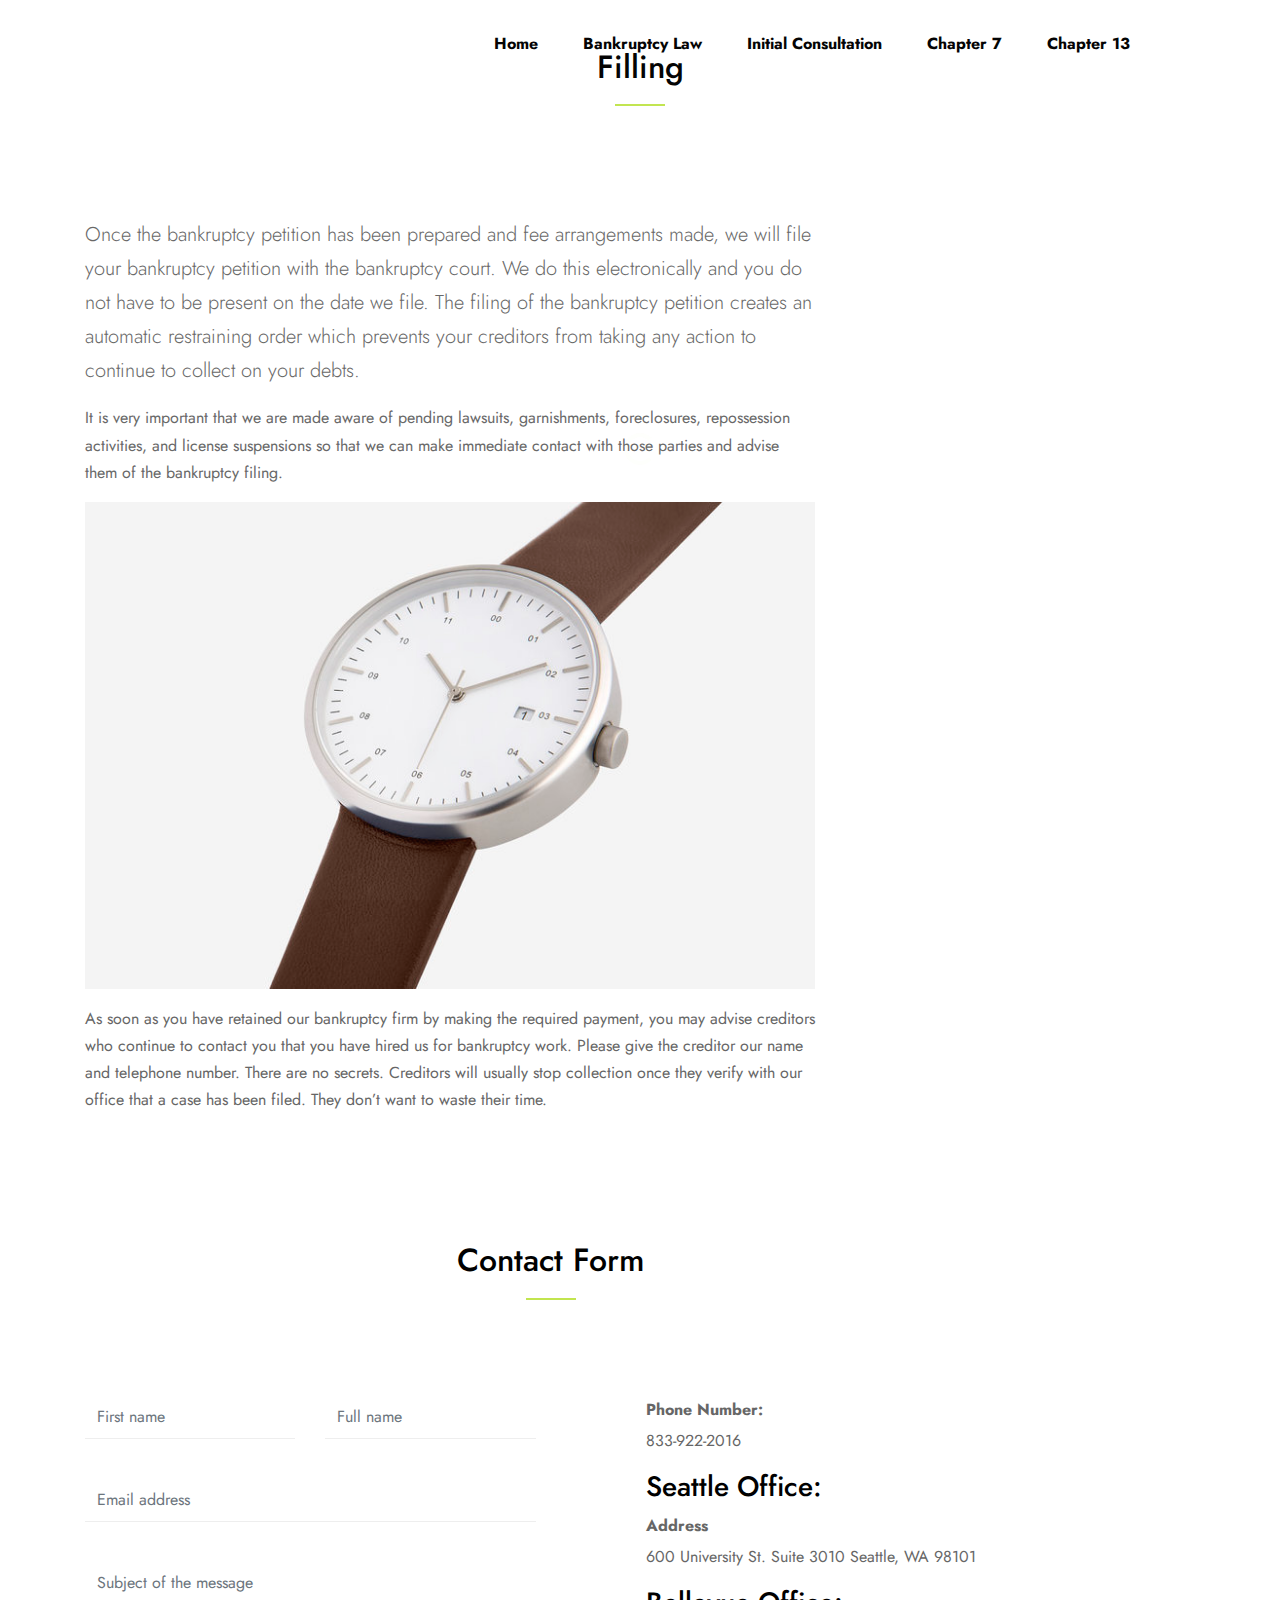
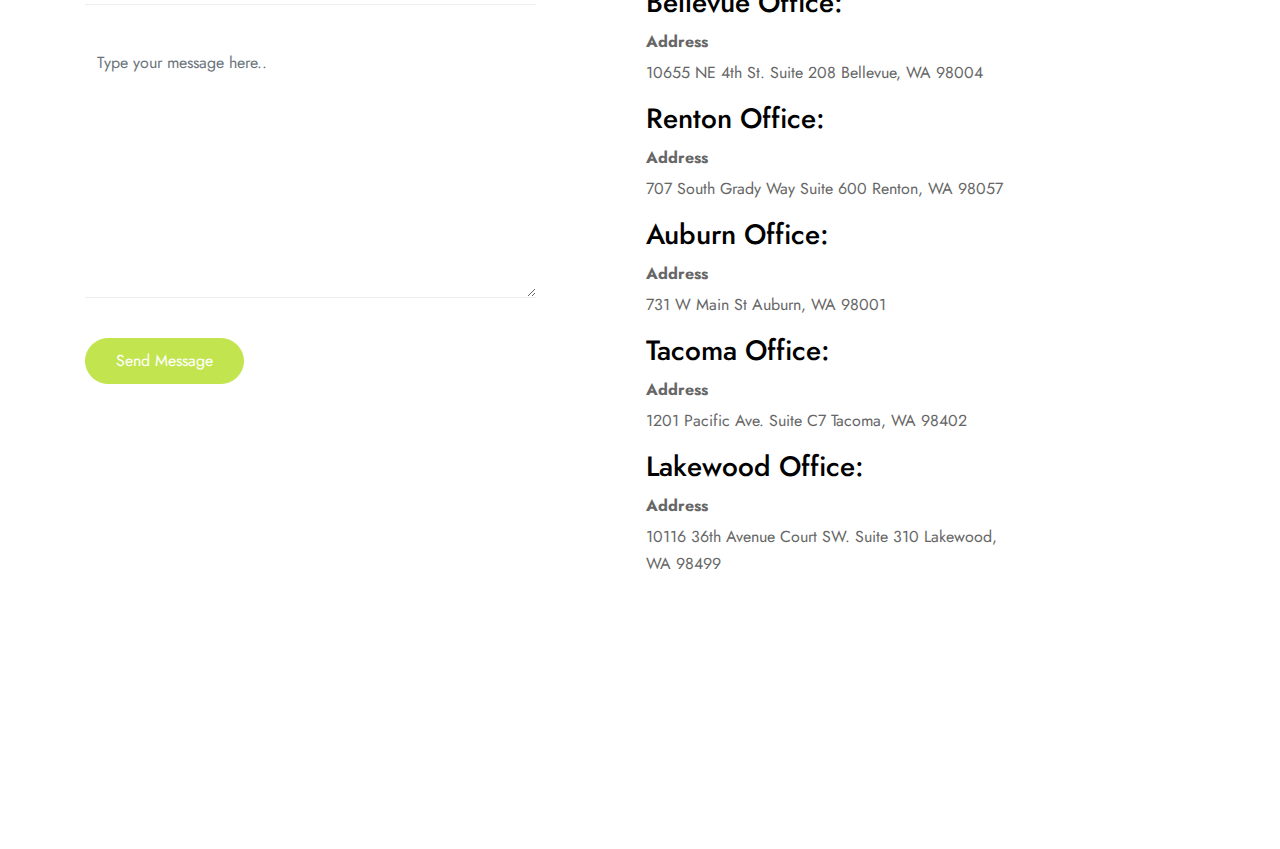
<file: Renewal Debit Releif Law Site/filling.html>
<!doctype html>
<html lang="en">
  <head>
    <title>Renewal Debt Relief Law</title>
    <meta charset="utf-8">
    <meta name="viewport" content="width=device-width, initial-scale=1, shrink-to-fit=no">
    
    <link href="https://fonts.googleapis.com/css2?family=Jost:wght@400;700;900&display=swap" rel="stylesheet">
    <link rel="stylesheet" href="fonts/icomoon/style.css">

    <link rel="stylesheet" href="css/bootstrap/bootstrap.css">
    <link rel="stylesheet" href="css/jquery-ui.css">
    <link rel="stylesheet" href="css/owl.carousel.min.css">
    <link rel="stylesheet" href="css/owl.theme.default.min.css">
    <link rel="stylesheet" href="css/owl.theme.default.min.css">

    <link rel="stylesheet" href="css/jquery.fancybox.min.css">

    <link rel="stylesheet" href="css/bootstrap-datepicker.css">

    <link rel="stylesheet" href="fonts/flaticon/font/flaticon.css">

    <link rel="stylesheet" href="css/aos.css">

    <link rel="stylesheet" href="css/style.css">
    
  </head>
  <body data-spy="scroll" data-target=".site-navbar-target" data-offset="300">
  

  <div id="overlayer"></div>
  <div class="loader">
    <div class="spinner-border text-primary" role="status">
      <span class="sr-only">Loading...</span>
    </div>
  </div>


  <div class="site-wrap">

    <div class="site-mobile-menu site-navbar-target">
      <div class="site-mobile-menu-header">
        <div class="site-mobile-menu-close mt-3">
          <span class="icon-close2 js-menu-toggle"></span>
        </div>
      </div>
      <div class="site-mobile-menu-body"></div>
    </div>
   
    <header class="site-navbar py-4 js-sticky-header site-navbar-target" role="banner">

      <div class="container">
        <div class="row align-items-center justify-content-center">

          <div class="col-4">
            <h1 class="m-0 site-logo"><a href="index.html">Renewal Debt Relief</a></h1>
          </div>

          <div class="col-8">
            <nav class="site-navigation position-relative text-right" role="navigation">
              <ul class="site-menu main-menu js-clone-nav mr-auto d-none d-lg-block">
                <li><a href="index.html#home-section" class="nav-link">Home</a></li>
                <li><a href="index.html#about-section" class="nav-link">Bankruptcy Law</a></li>
                <li><a href="index.html#services-section" class="nav-link">Initial Consultation</a></li>
                <li><a href="index.html#projects-section" class="nav-link">Chapter 7</a></li>
                <li><a href="index.html#blog-section" class="nav-link">Chapter 13</a></li>
                <li><a href="index.html#contact-section" class="nav-link"></a></li>
              </ul>
            </nav>


            <a href="#" class="d-inline-block d-lg-none site-menu-toggle js-menu-toggle float-right"><span class="icon-menu h3"></span></a>

          </div>

        
        </div>
      </div>
      
    </header>


    
      
    </div>  

    
    <div class="col-12 mb-0 position-relative">
      <h2 class="section-title text-center mt-5 mb-0">Filling</h2>
    </div>

    <div class="site-section first-section">
      <div class="container">
        <div class="row">
          <div class="col-md-8 blog-content">
            <p class="lead">Once the bankruptcy petition has been prepared and fee arrangements made, we will file your bankruptcy petition with the bankruptcy court. We do this electronically and you do not have to be present on the date we file. The filing of the bankruptcy petition creates an automatic restraining order which prevents your creditors from taking any action to continue to collect on your debts.</p>
            <p> It is very important that we are made aware of pending lawsuits, garnishments, foreclosures, repossession activities, and license suspensions so that we can make immediate contact with those parties and advise them of the bankruptcy filing.</p>
            <p><img src="images/img_1.jpg" alt="Image" class="img-fluid"></p>

            <blockquote><p>As soon as you have retained our bankruptcy firm by making the required payment, you may advise creditors who continue to contact you that you have hired us for bankruptcy work. Please give the creditor our name and telephone number. There are no secrets. Creditors will usually stop collection once they verify with our office that a case has been filed. They don’t want to waste their time.</p></blockquote>

            </div>


              <!-- END comment-list -->
              <section class="site-section" id="contact-section">
                <div class="container">
                  <div class="row">
                    <div class="col-12 mb-5 position-relative">
                      <h2 class="section-title text-center mb-5">Contact Form</h2>
                    </div>
                  </div>
                  <div class="row justify-content-between">
                    <div class="col-lg-6">
                      <form action="#" class="form">
                        <div class="row mb-4">
                          <div class="form-group col-6">
                            <input type="text" class="form-control" placeholder="First name">
                          </div>
                          <div class="form-group col-6">
                            <input type="text" class="form-control" placeholder="Full name">
                          </div>
                        </div>
          
                        <div class="row mb-4">
                          <div class="form-group col-12">
                            <input type="email" class="form-control" placeholder="Email address">
                          </div>
                        </div>
          
                        <div class="row mb-4">
                          <div class="form-group col-12">
                            <input type="text" class="form-control" placeholder="Subject of the message">
                          </div>
                        </div>
          
                        <div class="row mb-4">
                          <div class="form-group col-12">
                            <textarea name="" id="" cols="30" rows="10" class="form-control" placeholder="Type your message here.."></textarea>
                          </div>
                        </div>
          
                        <div class="row">
                          <div class="col-md-6">
                            <input type="submit" class="btn btn-primary" value="Send Message">
                          </div>
                        </div>
                        
                      </form>
                    </div>
                      <div class="col-lg-5">
                        <ul class="list-unstyled mb-5">
                          <li class="mb-3">
                            <strong class="d-block mb-1">Phone Number:</strong>
                            <span> 833-922-2016</span>
                          </li>
            
                        <h3>Seattle Office:</h3>
                      <ul class="list-unstyled mb-5">
                        <li class="mb-3">
                          <strong class="d-block mb-1">Address</strong>
                          <span>600 University St. 
                            Suite 3010
                            Seattle, WA 98101</span>
                        </li>
          
                      <h3>Bellevue Office:</h3>
                      <ul class="list-unstyled">
                        <li class="mb-3">
                          <strong class="d-block mb-1">Address</strong>
                          <span>10655 NE 4th St. 
                            Suite 208
                            Bellevue, WA 98004</span>
                        </li>
                        <h3>Renton Office:</h3>
                        <ul class="list-unstyled">
                          <li class="mb-3">
                            <strong class="d-block mb-1">Address</strong>
                            <span>707 South Grady Way
                              Suite 600
                              Renton, WA 98057</span>
                          </li>
            
                          <h3>Auburn Office:</h3>
                          <ul class="list-unstyled">
                            <li class="mb-3">
                              <strong class="d-block mb-1">Address</strong>
                              <span>731 W Main St
                                Auburn, WA  98001</span>
                            </li>
              
                            <h3>Tacoma Office:</h3>
                            <ul class="list-unstyled">
                              <li class="mb-3">
                                <strong class="d-block mb-1">Address</strong>
                                <span>1201 Pacific Ave. 
                                  Suite C7
                                  Tacoma, WA 98402</span>
                              </li>
                              <h3>Lakewood Office:</h3>
                              <ul class="list-unstyled">
                                <li class="mb-3">
                                  <strong class="d-block mb-1">Address</strong>
                                  <span>10116 36th Avenue Court SW.
                                    Suite 310
                                    Lakewood, WA 98499</span>
                                </li>
          
                      </ul>
                    </div>
                  </div>
                </div>
              </section>
          
          </div>
        </div>
      </div>
    </div>


  </div> <!-- .site-wrap -->

  <script src="js/jquery-3.3.1.min.js"></script>
  <script src="js/jquery-ui.js"></script>
  <script src="js/popper.min.js"></script>
  <script src="js/bootstrap.min.js"></script>
  <script src="js/owl.carousel.min.js"></script>
  <script src="js/jquery.easing.1.3.js"></script>
  <script src="js/aos.js"></script>
  <script src="js/jquery.fancybox.min.js"></script>
  <script src="js/jquery.sticky.js"></script>
  <script src="js/isotope.pkgd.min.js"></script>

  
  <script src="js/main.js"></script>
  </body>
</html>
</file>
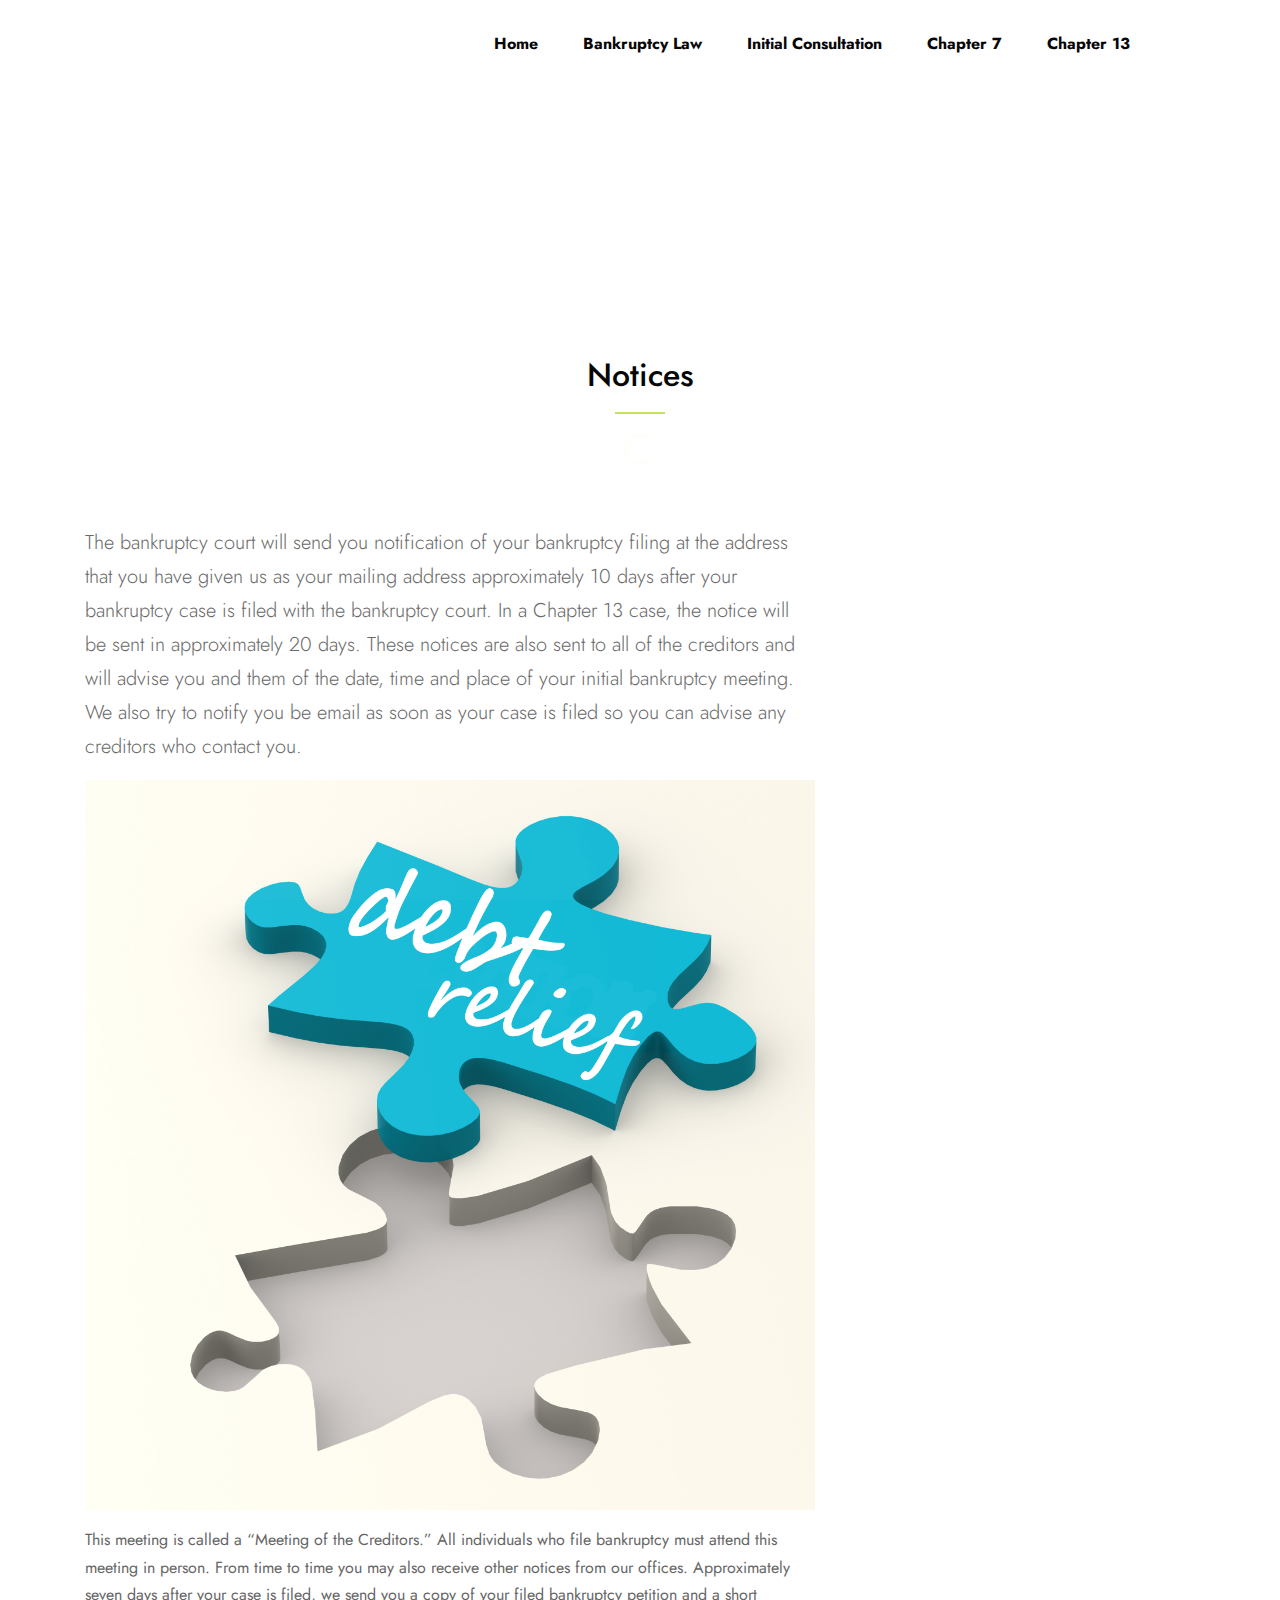
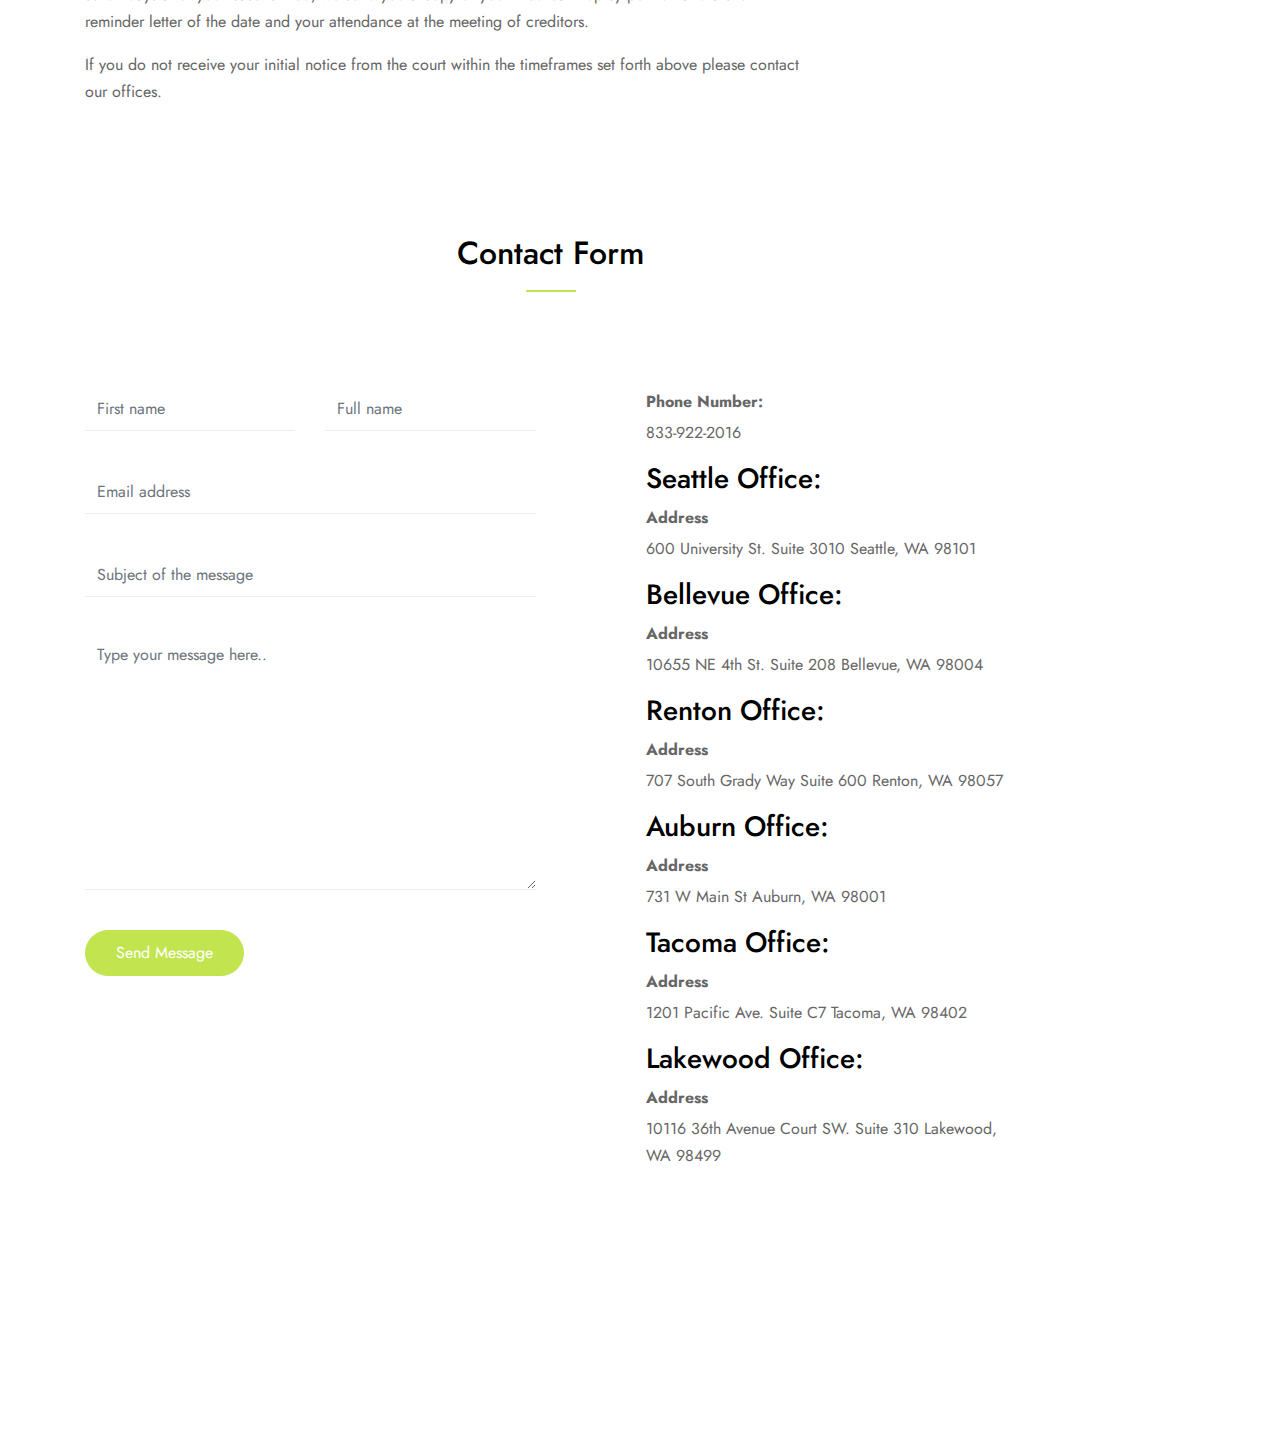
<file: Renewal Debit Releif Law Site/notices.html>
<!doctype html>
<html lang="en">
  <head>
    <title>Renewal Debt Relief Law | Notices</title>
    <meta charset="utf-8">
    <meta name="viewport" content="width=device-width, initial-scale=1, shrink-to-fit=no">
    
    <link href="https://fonts.googleapis.com/css2?family=Jost:wght@400;700;900&display=swap" rel="stylesheet">
    <link rel="stylesheet" href="fonts/icomoon/style.css">

    <link rel="stylesheet" href="css/bootstrap/bootstrap.css">
    <link rel="stylesheet" href="css/jquery-ui.css">
    <link rel="stylesheet" href="css/owl.carousel.min.css">
    <link rel="stylesheet" href="css/owl.theme.default.min.css">
    <link rel="stylesheet" href="css/owl.theme.default.min.css">

    <link rel="stylesheet" href="css/jquery.fancybox.min.css">

    <link rel="stylesheet" href="css/bootstrap-datepicker.css">

    <link rel="stylesheet" href="fonts/flaticon/font/flaticon.css">

    <link rel="stylesheet" href="css/aos.css">

    <link rel="stylesheet" href="css/style.css">
    
  </head>
  <body data-spy="scroll" data-target=".site-navbar-target" data-offset="300">
  

  <div id="overlayer"></div>
  <div class="loader">
    <div class="spinner-border text-primary" role="status">
      <span class="sr-only">Loading...</span>
    </div>
  </div>


  <div class="site-wrap">

    <div class="site-mobile-menu site-navbar-target">
      <div class="site-mobile-menu-header">
        <div class="site-mobile-menu-close mt-3">
          <span class="icon-close2 js-menu-toggle"></span>
        </div>
      </div>
      <div class="site-mobile-menu-body"></div>
    </div>
   
    <header class="site-navbar py-4 js-sticky-header site-navbar-target" role="banner">

      <div class="container">
        <div class="row align-items-center justify-content-center">

          <div class="col-4">
            <h1 class="m-0 site-logo"><a href="index.html">Renewal Debt Relief</a></h1>
          </div>

          <div class="col-8">
            <nav class="site-navigation position-relative text-right" role="navigation">
              <ul class="site-menu main-menu js-clone-nav mr-auto d-none d-lg-block">

                <li><a href="index.html#home-section" class="nav-link">Home</a></li>
                <li><a href="index.html#about-section" class="nav-link">Bankruptcy Law</a></li>
                <li><a href="index.html#services-section" class="nav-link">Initial Consultation</a></li>
                <li><a href="index.html#projects-section" class="nav-link">Chapter 7</a></li>
                <li><a href="index.html#blog-section" class="nav-link">Chapter 13</a></li>
                <li><a href="index.html#contact-section" class="nav-link"></a></li>
              </ul>
            </nav>


            <a href="#" class="d-inline-block d-lg-none site-menu-toggle js-menu-toggle float-right"><span class="icon-menu h3"></span></a>

          </div>

        
        </div>
      </div>
      
    </header>

    <div style="width: 100%; background-color: white; height: 250px;">

    </div>
    
      <div class="container">
        <div class="row justify-content-center">

          <div class="col-12 text-center align-self-center text-intro">
            <div class="row justify-content-center">
              <div class="col-lg-8">
                <p class="lead text-white">Posted by Admin &bullet; May 1, 2020</p>
                <h1 class="text-white">Even the all-powerful Pointing</h1>
              </div>
            </div>
          </div>
            
        </div>
      </div>

    </div>  

    
    <div class="col-12 mb-0 position-relative">
        <h2 class="section-title text-center mb-0">Notices</h2>
      </div>

    <div class="site-section first-section">
      <div class="container">
        <div class="row">
          <div class="col-md-8 blog-content">
            <p class="lead">The bankruptcy court will send you notification of your bankruptcy filing at the address that you have given us as your mailing address approximately 10 days after your bankruptcy case is filed with the bankruptcy court. In a Chapter 13 case, the notice will be sent in approximately 20 days. These notices are also sent to all of the creditors and will advise you and them of the date, time and place of your initial bankruptcy meeting. We also try to notify you be email as soon as your case is filed so you can advise any creditors who contact you.
            </p>
            <p><img src="images/notice.jpg" alt="Image" class="img-fluid"></p>

            <blockquote><p>This meeting is called a “Meeting of the Creditors.” All individuals who file bankruptcy must attend this meeting in person. From time to time you may also receive other notices from our offices. Approximately seven days after your case is filed, we send you a copy of your filed bankruptcy petition and a short reminder letter of the date and your attendance at the meeting of creditors.</p></blockquote>
<p>If you do not receive your initial notice from the court within the timeframes set forth above please contact our offices.</p>
            </div>


              <!-- END comment-list -->
              <section class="site-section" id="contact-section">
                <div class="container">
                  <div class="row">
                    <div class="col-12 mb-5 position-relative">
                      <h2 class="section-title text-center mb-5">Contact Form</h2>
                    </div>
                  </div>
                  <div class="row justify-content-between">
                    <div class="col-lg-6">
                      <form action="#" class="form">
                        <div class="row mb-4">
                          <div class="form-group col-6">
                            <input type="text" class="form-control" placeholder="First name">
                          </div>
                          <div class="form-group col-6">
                            <input type="text" class="form-control" placeholder="Full name">
                          </div>
                        </div>
          
                        <div class="row mb-4">
                          <div class="form-group col-12">
                            <input type="email" class="form-control" placeholder="Email address">
                          </div>
                        </div>
          
                        <div class="row mb-4">
                          <div class="form-group col-12">
                            <input type="text" class="form-control" placeholder="Subject of the message">
                          </div>
                        </div>
          
                        <div class="row mb-4">
                          <div class="form-group col-12">
                            <textarea name="" id="" cols="30" rows="10" class="form-control" placeholder="Type your message here.."></textarea>
                          </div>
                        </div>
          
                        <div class="row">
                          <div class="col-md-6">
                            <input type="submit" class="btn btn-primary" value="Send Message">
                          </div>
                        </div>
                        
                      </form>
                    </div>
                      <div class="col-lg-5">
                        <ul class="list-unstyled mb-5">
                          <li class="mb-3">
                            <strong class="d-block mb-1">Phone Number:</strong>
                            <span> 833-922-2016</span>
                          </li>
            
                        <h3>Seattle Office:</h3>
                      <ul class="list-unstyled mb-5">
                        <li class="mb-3">
                          <strong class="d-block mb-1">Address</strong>
                          <span>600 University St. 
                            Suite 3010
                            Seattle, WA 98101</span>
                        </li>
          
                      <h3>Bellevue Office:</h3>
                      <ul class="list-unstyled">
                        <li class="mb-3">
                          <strong class="d-block mb-1">Address</strong>
                          <span>10655 NE 4th St. 
                            Suite 208
                            Bellevue, WA 98004</span>
                        </li>
                        <h3>Renton Office:</h3>
                        <ul class="list-unstyled">
                          <li class="mb-3">
                            <strong class="d-block mb-1">Address</strong>
                            <span>707 South Grady Way
                              Suite 600
                              Renton, WA 98057</span>
                          </li>
            
                          <h3>Auburn Office:</h3>
                          <ul class="list-unstyled">
                            <li class="mb-3">
                              <strong class="d-block mb-1">Address</strong>
                              <span>731 W Main St
                                Auburn, WA  98001</span>
                            </li>
              
                            <h3>Tacoma Office:</h3>
                            <ul class="list-unstyled">
                              <li class="mb-3">
                                <strong class="d-block mb-1">Address</strong>
                                <span>1201 Pacific Ave. 
                                  Suite C7
                                  Tacoma, WA 98402</span>
                              </li>
                              <h3>Lakewood Office:</h3>
                              <ul class="list-unstyled">
                                <li class="mb-3">
                                  <strong class="d-block mb-1">Address</strong>
                                  <span>10116 36th Avenue Court SW.
                                    Suite 310
                                    Lakewood, WA 98499</span>
                                </li>
          
                      </ul>
                    </div>
                  </div>
                </div>
              </section>
          </div>
        </div>
      </div>
    </div>

  </div> <!-- .site-wrap -->

  <script src="js/jquery-3.3.1.min.js"></script>
  <script src="js/jquery-ui.js"></script>
  <script src="js/popper.min.js"></script>
  <script src="js/bootstrap.min.js"></script>
  <script src="js/owl.carousel.min.js"></script>
  <script src="js/jquery.easing.1.3.js"></script>
  <script src="js/aos.js"></script>
  <script src="js/jquery.fancybox.min.js"></script>
  <script src="js/jquery.sticky.js"></script>
  <script src="js/isotope.pkgd.min.js"></script>

  
  <script src="js/main.js"></script>
  </body>
</html>
</file>
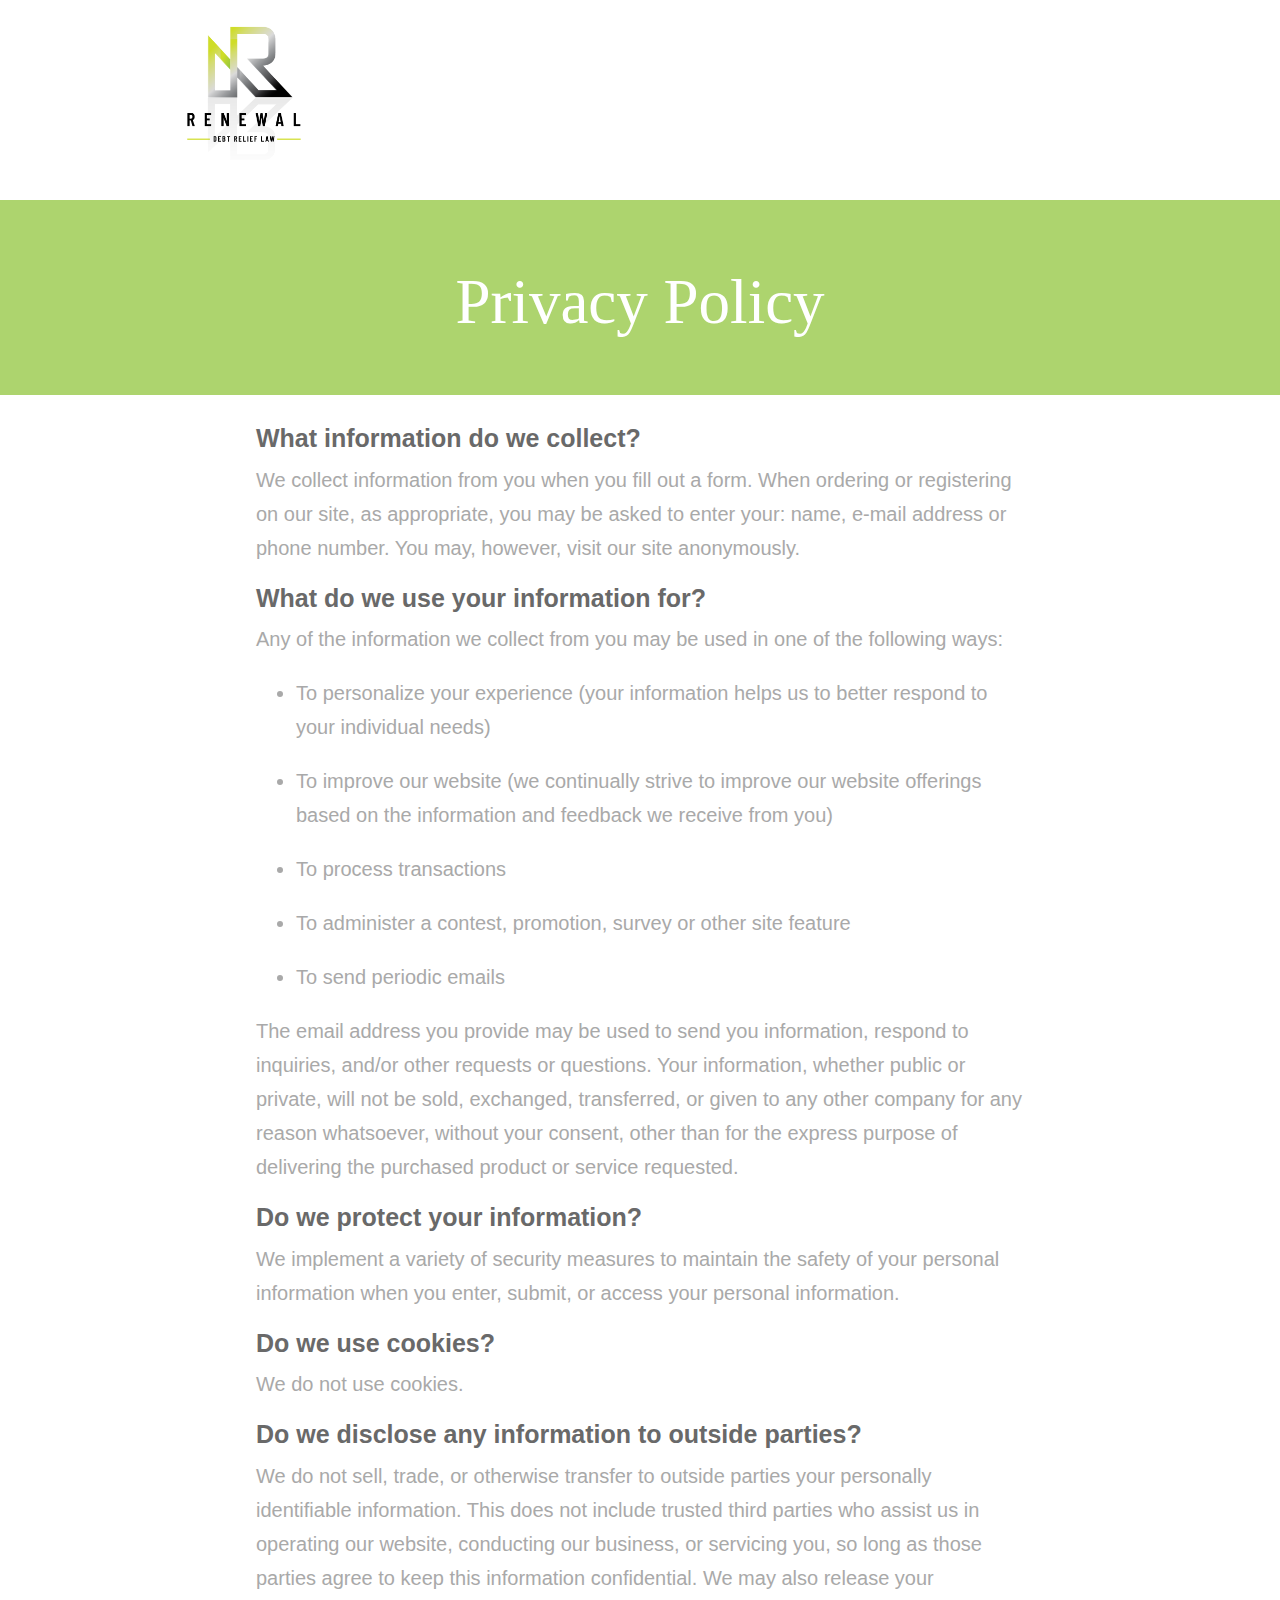
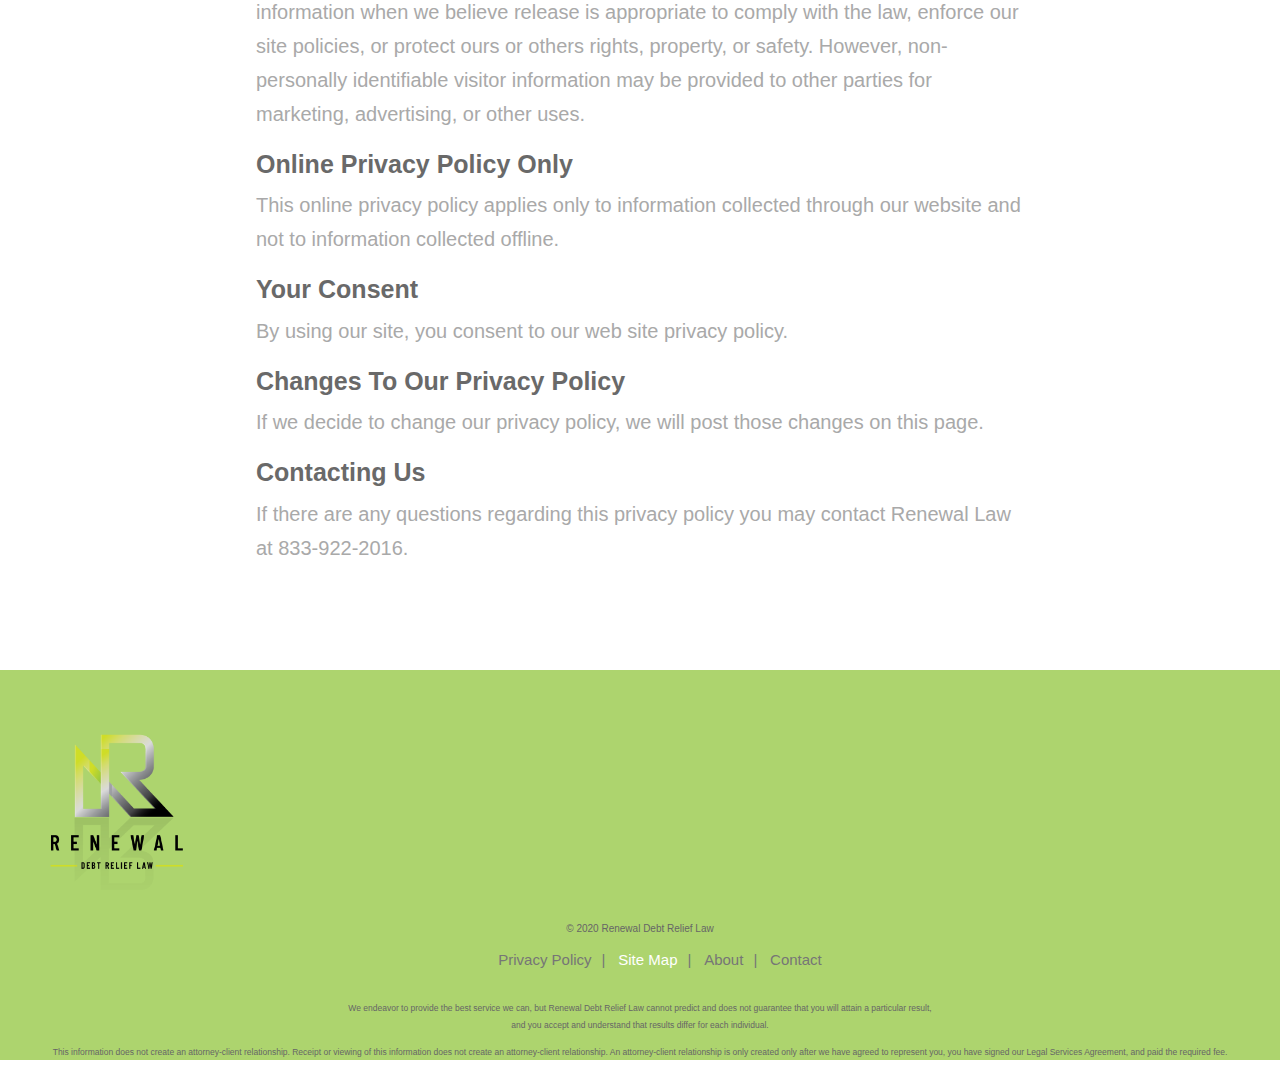
<file: Renewal Debit Releif Law Site/privacypolicy.html>
<!DOCTYPE html>
<html lang="en">
<head>
    <meta charset="UTF-8">
    <meta name="viewport" content="width=device-width, initial-scale=1.0">
    <link rel="stylesheet" href="https://maxcdn.bootstrapcdn.com/bootstrap/3.4.1/css/bootstrap.min.css">
  <script src="https://ajax.googleapis.com/ajax/libs/jquery/3.5.1/jquery.min.js"></script>
  <script src="https://maxcdn.bootstrapcdn.com/bootstrap/3.4.1/js/bootstrap.min.js"></script>
  <link rel="stylesheet" href="css/style.css">
 
    
    <title>Renewal Debt Relief Law</title>
</head>
<body>

    <nav class="navbar navbar-light bg-light" style="height: 200px; margin-bottom: 0px;">
        <a class="navbar-brand" href="index.html" style="margin-left: 10%;">
            <img src="images/logo.png" width="200px"  alt="logo">
        </a>

    </nav>


 
    
      
   
    <div class="jumbotron jumbotron-fluid" style="text-align: center; font-family:Impact, Haettenschweiler, 'Arial Narrow Bold', sans-serif; color: white; background-color: #add46e;">
        <div class="container">
            <h1 class="display-4" style="font-family: Adamina;" >Privacy Policy</h1>
            
        </div>
    </div>
    

    <div id="policy-content" style="margin-left: 20%; margin-right: 20%;">
        <h2 class="privacypolicy_h">
            What information do we collect?
        </h2>
        <p class="privacypolicy_p">
            We collect information from you when you fill out a form.
            When ordering or registering on our site, as appropriate, you may be asked to enter your: name, e-mail address or phone number. You may, however, visit our site anonymously.
        </p>
        
        <h2 class="privacypolicy_h">
            What do we use your information for?
        </h2>
        <p class="privacypolicy_p">
            Any of the information we collect from you may be used in one of the following ways:
            <ul>
                <li class="privacypolicy_p">
                    To personalize your experience (your information helps us to better respond to your individual needs)
                </li>
                <li class="privacypolicy_p">
                    To improve our website (we continually strive to improve our website offerings based on the information and feedback we receive from you)
                </li>
                <li class="privacypolicy_p">
                    To process transactions
                </li>
                <li class="privacypolicy_p">
                    To administer a contest, promotion, survey or other site feature
                </li>
                <li class="privacypolicy_p">
                    To send periodic emails
                </li>
            </ul>
            <p class="privacypolicy_p">
            The email address you provide may be used to send you information, respond to inquiries, and/or other requests or questions.
            Your information, whether public or private, will not be sold, exchanged, transferred, or given to any other company for any reason whatsoever, without your consent, other than for the express purpose of delivering the purchased product or service requested.
            </p>   
        </p>

        <h2 class="privacypolicy_h">Do we protect your information?</h2>
        <p  class="privacypolicy_p">
             We implement a variety of security measures to maintain the safety of your personal information when you enter, submit, or access your personal information.
        </p>
        <h2  class="privacypolicy_h">
             Do we use cookies?
       </h2>
       <p class="privacypolicy_p">
        We do not use cookies.</p>
        <h2 class="privacypolicy_h">
        Do we disclose any information to outside parties?</h2>
        <p class="privacypolicy_p">
        We do not sell, trade, or otherwise transfer to outside parties your personally identifiable information. This does not include trusted third parties who assist us in operating our website, conducting our business, or servicing you, so long as those parties agree to keep this information confidential. We may also release your information when we believe release is appropriate to comply with the law, enforce our site policies, or protect ours or others rights, property, or safety. However, non-personally identifiable visitor information may be provided to other parties for marketing, advertising, or other uses.
        </p>
    <h2 class="privacypolicy_h">
            Online Privacy Policy Only</h2>
    <p class="privacypolicy_p">This online privacy policy applies only to information collected through our website and not to information collected offline.</p>
    <h2 class="privacypolicy_h">
    Your Consent</h2>
    <p class="privacypolicy_p">
    By using our site, you consent to our web site privacy policy.</p>
    <h2 class="privacypolicy_h">
    Changes To Our Privacy Policy</h2>
    <p class="privacypolicy_p">
    If we decide to change our privacy policy, we will post those changes on this page.</p>
    <h2 class="privacypolicy_h">
    Contacting Us</h2>
    <p class="privacypolicy_p">
    If there are any questions regarding this privacy policy you may contact Renewal Law at 833-922-2016.
    </p>
    </div>

    <br/>
    <br/><br/><br/><br/>

    
  <div class="fusion-footer"  style="background-color: #add46e; margin-bottom: 0px;">
					
    <footer class="fusion-footer-widget-area fusion-widget-area fusion-footer-widget-area-center">
      <div class="fusion-row">
        <div class="fusion-columns fusion-columns-1 fusion-widget-area">
          
                                                    <div class="fusion-column fusion-column-last col-lg-12 col-md-12 col-sm-12">
     
  </a>
  </span></div>
  <div style="clear:both;"></div>
</section>
<section id="custom_html-5" class="widget_text fusion-footer-widget-column widget widget_custom_html">
  <div class="textwidget custom-html-widget"><br><br><br></div><div style="clear:both;">
  </div></section>
  <section id="media_image-3" class="fusion-footer-widget-column widget widget_media_image">
    <a href="https://vindicatelaw.com/">
      <img width="234" height="50"  src="images/logo.png" class="image wp-image-2386  attachment-full size-full" alt="Renewal Debt Relief Law" style="max-width: 100%; height: auto;"  sizes="(max-width: 234px) 100vw, 234px" /></a>
      <div style="clear:both;"></div>
    </section><section id="custom_html-2" class="widget_text fusion-footer-widget-column widget widget_custom_html">
      <div class="textwidget custom-html-widget"><br></div><div style="clear:both;">
      </div></section>
      <style type="text/css" data-id="text-2">@media (max-width: 1200px){#text-2{text-align:center !important;}}</style>
      <section id="text-2" class="fusion-widget-mobile-align-center fusion-widget-align-center fusion-footer-widget-column widget widget_text" style="text-align: center;">	
    		<div class="textwidget"><p>© 2020 Renewal Debt Relief Law</p>
  </div>
      <div style="clear:both;"></div>
    </section>
    <section id="menu-widget-2" class="fusion-footer-widget-column widget menu">
      <style type="text/css">#menu-widget-2{text-align:center;}#menu-widget-2 li{display:inline-block;}#menu-widget-2 ul li a{display:inline-block;padding:0;border:0;color:#767676;font-size:15px;}#menu-widget-2 ul li a:after{content:"|";color:#767676;padding-right:10px;padding-left:10px;font-size:15px;}#menu-widget-2 ul li a:hover,#menu-widget-2 ul .menu-item.current-menu-item a{color:#ffffff;}#menu-widget-2 ul li:last-child a:after{display:none;}#menu-widget-2 ul li .fusion-widget-cart-number{margin:0 7px;background-color:#ffffff;color:#767676;}#menu-widget-2 ul li.fusion-active-cart-icon .fusion-widget-cart-icon:after{color:#ffffff;}</style><nav id="menu-widget-2" class="fusion-widget-menu" aria-label="Secondary navigation">
        <ul id="menu-menu-under-copyright" class="menu">
          <li id="menu-item-1996" class="menu-item menu-item-type-post_type menu-item-object-page menu-item-1996">
            <a href="privacypolicy.html">Privacy Policy</a>
          </li>
          <li id="menu-item-2178" class="menu-item menu-item-type-post_type menu-item-object-page current-menu-item page_item page-item-2177 current_page_item menu-item-2178">
            <a href="Sitemap.html" aria-current="page">Site Map</a>
          </li>
          
          <li id="menu-item-1993" class="menu-item menu-item-type-post_type menu-item-object-page menu-item-1993">
            <a href="index.html">About</a>
          </li>
          <li id="menu-item-1997" class="menu-item menu-item-type-post_type menu-item-object-page menu-item-1997">
            <a href="index.html#contact-section">Contact</a>
          </li>
        </ul>
      </nav>
      <div style="clear:both;"></div>
    </section>
    <section id="custom_html-3" class="widget_text fusion-footer-widget-column widget widget_custom_html">
      <div class="textwidget custom-html-widget"><br>
      </div>
      <div style="clear:both;"></div>
    </section>
    <style type="text/css" data-id="social_links-widget-2">@media (max-width: 1000px){#social_links-widget-2{text-align:center !important;}}</style>
    <section id="social_links-widget-2" class="fusion-widget-mobile-align-center fusion-widget-align-center fusion-footer-widget-column widget social_links" style="text-align: center;">
      <div class="fusion-social-networks">
  
       
      </div>
  
      <div style="clear:both;"></div></section><section id="text-3" class="fusion-footer-widget-column widget widget_text">			<div class="textwidget" style="text-align: center;"><p><small>We endeavor to provide the best service we can, but Renewal Debt Relief Law cannot predict and does not guarantee that you will attain a particular result,<br />
  and you accept and understand that results differ for each individual.</small></p>
  <p><small>This information does not create an attorney-client relationship. Receipt or viewing of this information does not create an attorney-client relationship. An attorney-client relationship is only created only after we have agreed to represent you, you have signed our Legal Services Agreement, and paid the required fee.</small></p>
  </div>
      <div style="clear:both;"></div></section>																					</div>
                                                                                                              
          <div class="fusion-clearfix"></div>
        </div> <!-- fusion-columns -->
      </div> <!-- fusion-row -->
    </footer> <!-- fusion-footer-widget-area -->
  
      </div> <!-- fusion-footer -->
  
      
            <div class="fusion-sliding-bar-wrapper">
                        </div>
  
                          </div> <!-- wrapper -->
      </div> <!-- #boxed-wrapper -->
      <div class="fusion-top-frame"></div>
      <div class="fusion-bottom-frame"></div>
      <div class="fusion-boxed-shadow"></div>
      <a class="fusion-one-page-text-link fusion-page-load-link"></a>

</body>


</html>
</file>
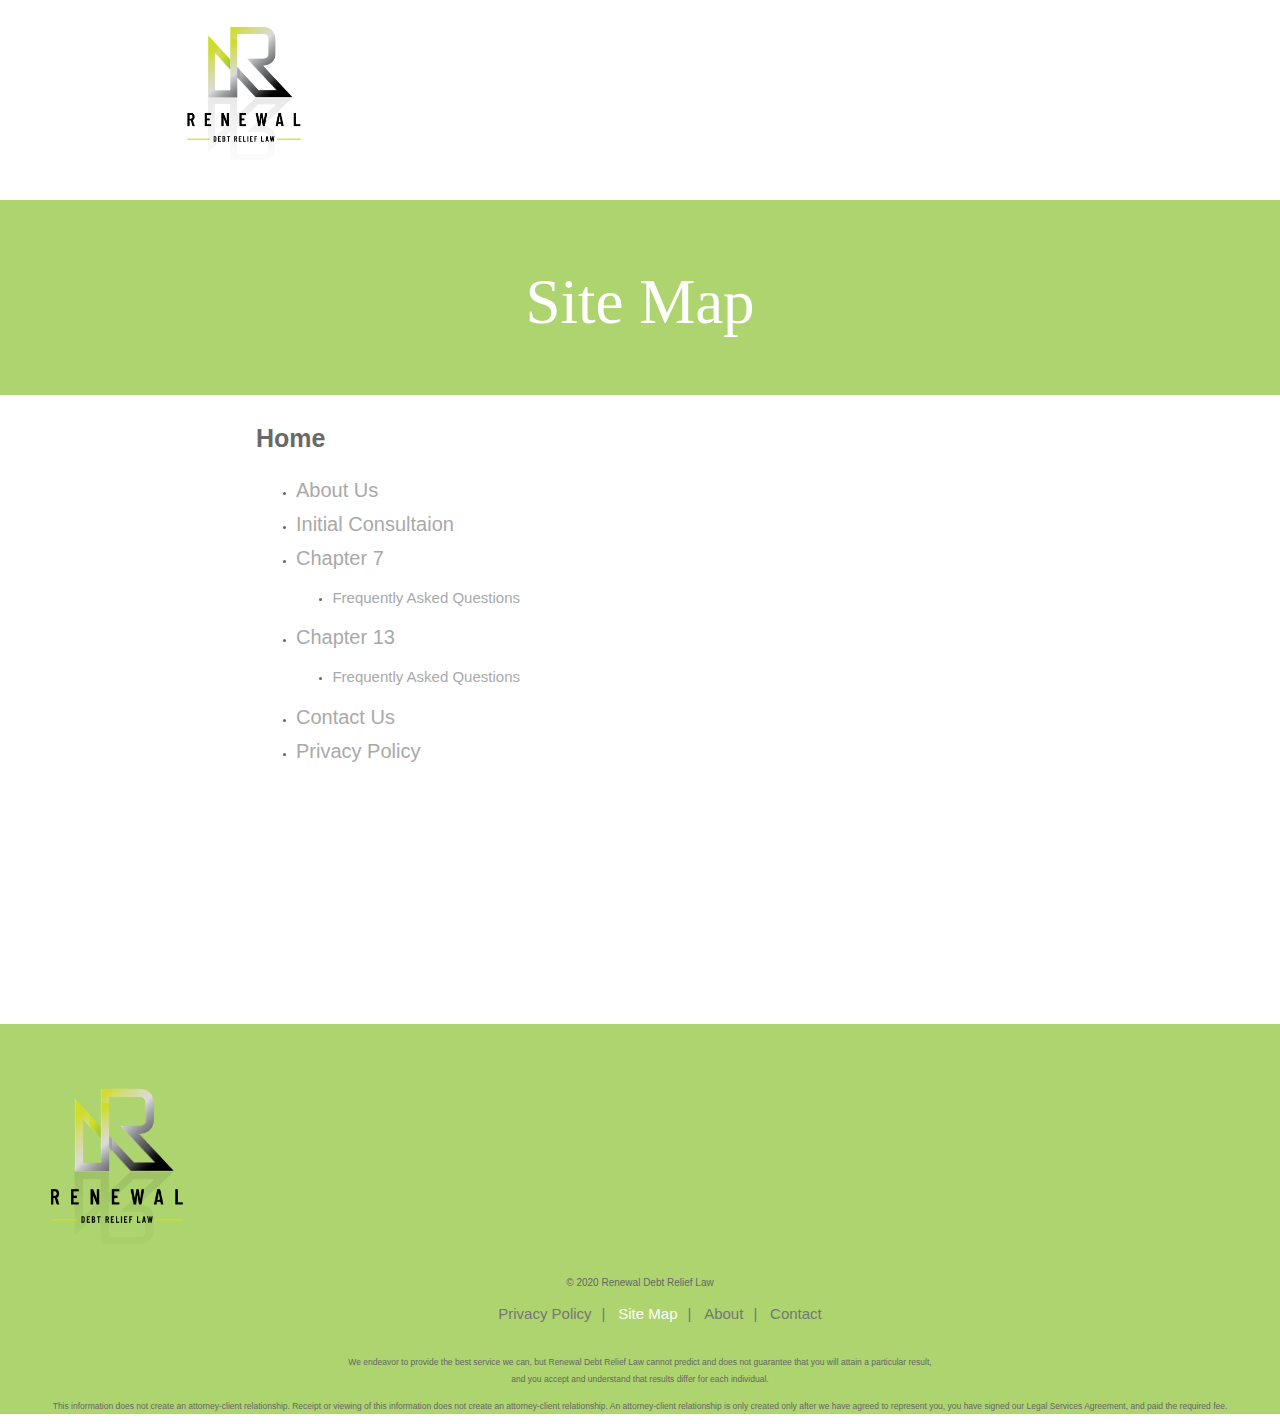
<file: Renewal Debit Releif Law Site/Sitemap.html>
<!DOCTYPE html>
<html lang="en">
<head>
    <meta charset="UTF-8">
    <meta name="viewport" content="width=device-width, initial-scale=1.0">
    <link rel="stylesheet" href="https://maxcdn.bootstrapcdn.com/bootstrap/3.4.1/css/bootstrap.min.css">
  <script src="https://ajax.googleapis.com/ajax/libs/jquery/3.5.1/jquery.min.js"></script>
  <script src="https://maxcdn.bootstrapcdn.com/bootstrap/3.4.1/js/bootstrap.min.js"></script>
  <link rel="stylesheet" href="css/style.css">
 
    
    <title>Renewal Debt Relief Law</title>
</head>
<body>

    <nav class="navbar navbar-light bg-light" style="height: 200px; margin-bottom: 0px;">
        <a class="navbar-brand" href="index.html" style="margin-left: 10%;">
            <img src="images/logo.png" width="200px"  alt="logo">
        </a>

    </nav>


 
    
      
   
    <div class="jumbotron jumbotron-fluid" style="text-align: center; font-family:Impact, Haettenschweiler, 'Arial Narrow Bold', sans-serif; color: white; background-color: #add46e;">
        <div class="container">
            <h1 class="display-4" style="font-family: Adamina;">Site Map</h1>
            
        </div>
    </div>
    
    
    <div id="policy-content" style="margin-left: 20%; margin-right: 20%; margin-bottom: 20%;">
        <h2 class="privacypolicy_h">
                Home
        </h2>
        <p class="privacypolicy_p">
            <ul>
                <li>
                <a href="index.html" class="privacypolicy_p">About Us</a>
                </li>
                <li>
                    <a href="initialconsultation.html" class="privacypolicy_p">Initial Consultaion</a>
                </li>
                <li>
                    <a href="chapter7.html" class="privacypolicy_p">Chapter 7</a><br/>
                    <p class="privacypolicy_p">
                        <li style="margin-left: 5%; margin-top: -10px;">
                            <a  class="privacypolicy_p" style="font-size: 15px;" href="chapter7.html">Frequently Asked Questions</a>
                        </li>
                    </p>

                </li>
                <li>
                    <a href="chapter13.html" class="privacypolicy_p">Chapter 13</a>
                    <p class="privacypolicy_p">
                        <li style="margin-left: 5%; margin-top: -10px;">
                            <a  class="privacypolicy_p" style="font-size: 15px;" href="chapter13.html">Frequently Asked Questions</a>
                        </li>
                    </p>
                </li>
                <li>
                    <a href="index.html#contact-section" class="privacypolicy_p">Contact Us</a>
                </li>
                <li>
                    <a href="privacypolicy.html" class="privacypolicy_p">Privacy Policy</a>
                    </li>
            </ul>
        </p>
        
    </div>

    
    
  <div class="fusion-footer"  style="background-color: #add46e; margin-bottom: 0px;">
					
    <footer class="fusion-footer-widget-area fusion-widget-area fusion-footer-widget-area-center">
      <div class="fusion-row">
        <div class="fusion-columns fusion-columns-1 fusion-widget-area">
          
                                                    <div class="fusion-column fusion-column-last col-lg-12 col-md-12 col-sm-12">
     
  </a>
  </span></div>
  <div style="clear:both;"></div>
</section>
<section id="custom_html-5" class="widget_text fusion-footer-widget-column widget widget_custom_html">
  <div class="textwidget custom-html-widget"><br><br><br></div><div style="clear:both;">
  </div></section>
  <section id="media_image-3" class="fusion-footer-widget-column widget widget_media_image">
    <a href="https://vindicatelaw.com/">
      <img width="234" height="50"  src="images/logo.png" class="image wp-image-2386  attachment-full size-full" alt="Renewal Debt Relief Law" style="max-width: 100%; height: auto;"  sizes="(max-width: 234px) 100vw, 234px" /></a>
      <div style="clear:both;"></div>
    </section><section id="custom_html-2" class="widget_text fusion-footer-widget-column widget widget_custom_html">
      <div class="textwidget custom-html-widget"><br></div><div style="clear:both;">
      </div></section>
      <style type="text/css" data-id="text-2">@media (max-width: 1200px){#text-2{text-align:center !important;}}</style>
      <section id="text-2" class="fusion-widget-mobile-align-center fusion-widget-align-center fusion-footer-widget-column widget widget_text" style="text-align: center;">	
    		<div class="textwidget"><p>© 2020 Renewal Debt Relief Law</p>
  </div>
      <div style="clear:both;"></div>
    </section>
    <section id="menu-widget-2" class="fusion-footer-widget-column widget menu">
      <style type="text/css">#menu-widget-2{text-align:center;}#menu-widget-2 li{display:inline-block;}#menu-widget-2 ul li a{display:inline-block;padding:0;border:0;color:#767676;font-size:15px;}#menu-widget-2 ul li a:after{content:"|";color:#767676;padding-right:10px;padding-left:10px;font-size:15px;}#menu-widget-2 ul li a:hover,#menu-widget-2 ul .menu-item.current-menu-item a{color:#ffffff;}#menu-widget-2 ul li:last-child a:after{display:none;}#menu-widget-2 ul li .fusion-widget-cart-number{margin:0 7px;background-color:#ffffff;color:#767676;}#menu-widget-2 ul li.fusion-active-cart-icon .fusion-widget-cart-icon:after{color:#ffffff;}</style><nav id="menu-widget-2" class="fusion-widget-menu" aria-label="Secondary navigation">
        <ul id="menu-menu-under-copyright" class="menu">
          <li id="menu-item-1996" class="menu-item menu-item-type-post_type menu-item-object-page menu-item-1996">
            <a href="privacypolicy.html">Privacy Policy</a>
          </li>
          <li id="menu-item-2178" class="menu-item menu-item-type-post_type menu-item-object-page current-menu-item page_item page-item-2177 current_page_item menu-item-2178">
            <a href="Sitemap.html" aria-current="page">Site Map</a>
          </li>
          
          <li id="menu-item-1993" class="menu-item menu-item-type-post_type menu-item-object-page menu-item-1993">
            <a href="index.html">About</a>
          </li>
          <li id="menu-item-1997" class="menu-item menu-item-type-post_type menu-item-object-page menu-item-1997">
            <a href="index.html#contact-section">Contact</a>
          </li>
        </ul>
      </nav>
      <div style="clear:both;"></div>
    </section>
    <section id="custom_html-3" class="widget_text fusion-footer-widget-column widget widget_custom_html">
      <div class="textwidget custom-html-widget"><br>
      </div>
      <div style="clear:both;"></div>
    </section>
    <style type="text/css" data-id="social_links-widget-2">@media (max-width: 1000px){#social_links-widget-2{text-align:center !important;}}</style>
    <section id="social_links-widget-2" class="fusion-widget-mobile-align-center fusion-widget-align-center fusion-footer-widget-column widget social_links" style="text-align: center;">
      <div class="fusion-social-networks">
  
       
      </div>
  
      <div style="clear:both;"></div></section><section id="text-3" class="fusion-footer-widget-column widget widget_text">			<div class="textwidget" style="text-align: center;"><p><small>We endeavor to provide the best service we can, but Renewal Debt Relief Law cannot predict and does not guarantee that you will attain a particular result,<br />
  and you accept and understand that results differ for each individual.</small></p>
  <p><small>This information does not create an attorney-client relationship. Receipt or viewing of this information does not create an attorney-client relationship. An attorney-client relationship is only created only after we have agreed to represent you, you have signed our Legal Services Agreement, and paid the required fee.</small></p>
  </div>
      <div style="clear:both;"></div></section>																					</div>
                                                                                                              
          <div class="fusion-clearfix"></div>
        </div> <!-- fusion-columns -->
      </div> <!-- fusion-row -->
    </footer> <!-- fusion-footer-widget-area -->
  
      </div> <!-- fusion-footer -->
  
      
            <div class="fusion-sliding-bar-wrapper">
                        </div>
  
                          </div> <!-- wrapper -->
      </div> <!-- #boxed-wrapper -->
      <div class="fusion-top-frame"></div>
      <div class="fusion-bottom-frame"></div>
      <div class="fusion-boxed-shadow"></div>
      <a class="fusion-one-page-text-link fusion-page-load-link"></a>


</body>
</html>
</file>
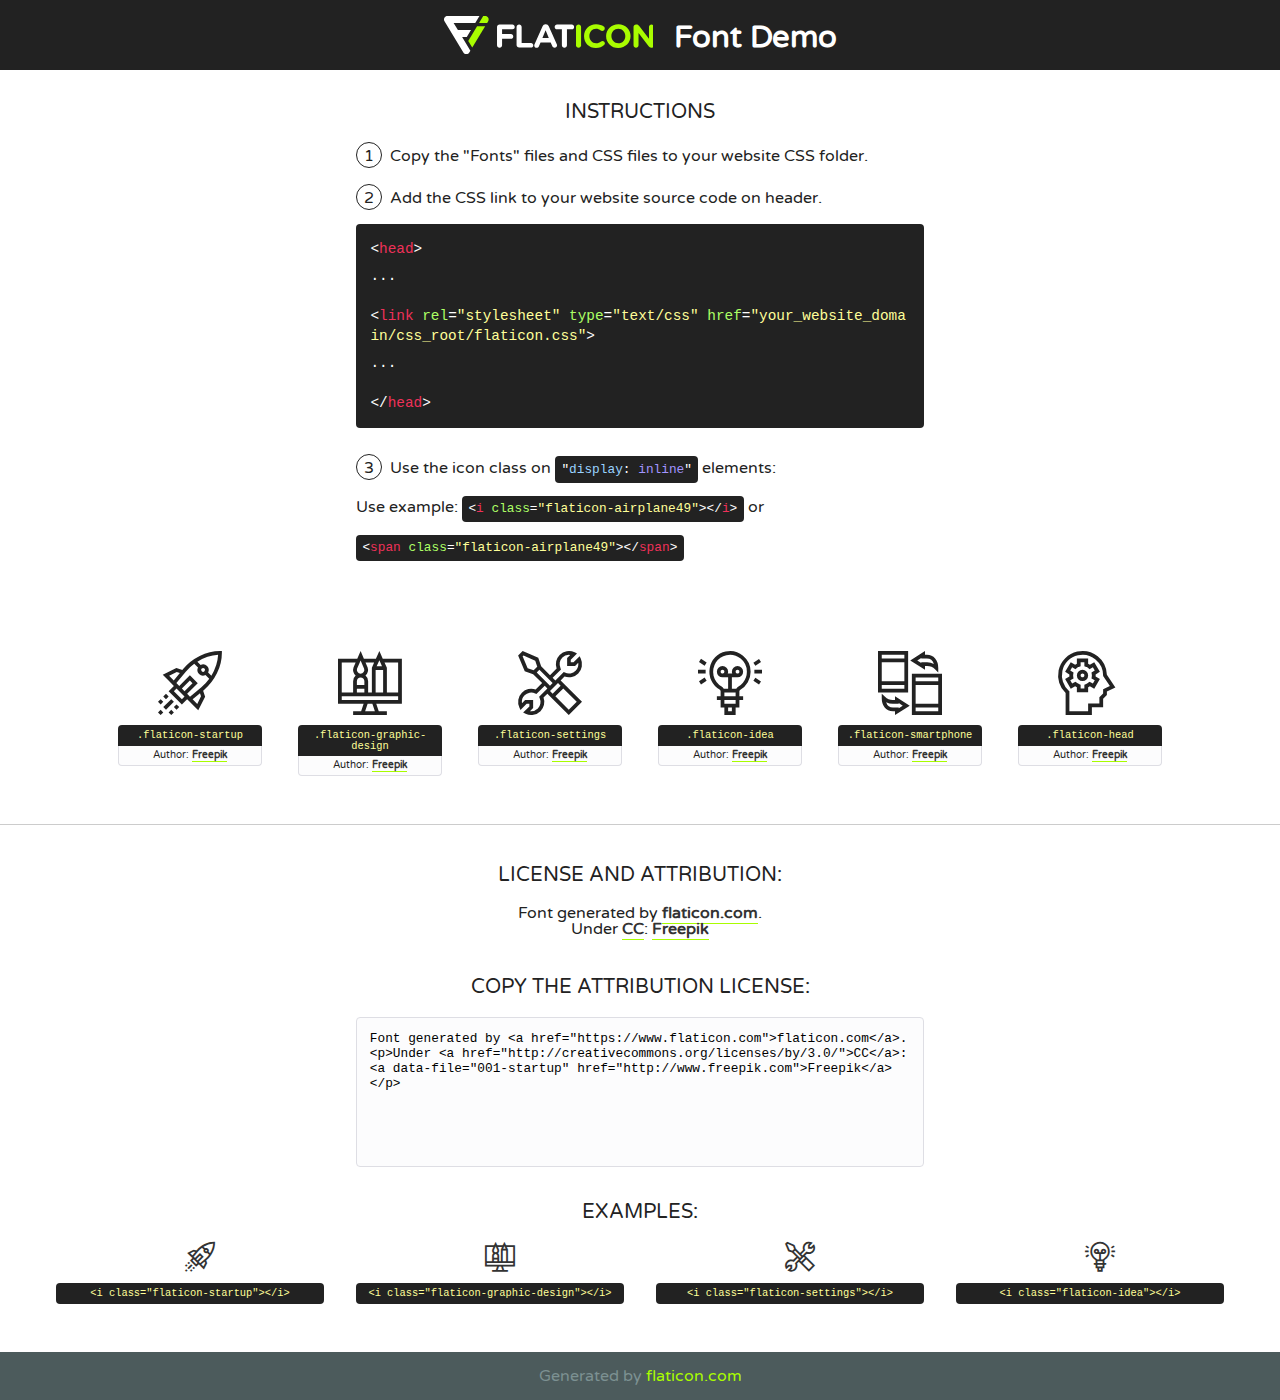
<file: Renewal Debit Releif Law Site/fonts/flaticon/font/flaticon.html>
<!DOCTYPE html>
<!--
  Flaticon icon font: Flaticon
  Creation date: 03/04/2019 06:02
-->
<html>
<!DOCTYPE html>
<html>

<head>
    <title>Flaticon WebFont</title>
    <link href="http://fonts.googleapis.com/css?family=Varela+Round" rel="stylesheet" type="text/css" />
    <link rel="stylesheet" type="text/css" href="flaticon.css">
    <meta charset="UTF-8">
    <style>
    html, body, div, span, applet, object, iframe,
    h1, h2, h3, h4, h5, h6, p, blockquote, pre,
    a, abbr, acronym, address, big, cite, code,
    del, dfn, em, img, ins, kbd, q, s, samp,
    small, strike, strong, sub, sup, tt, var,
    b, u, i, center,
    dl, dt, dd, ol, ul, li,
    fieldset, form, label, legend,
    table, caption, tbody, tfoot, thead, tr, th, td,
    article, aside, canvas, details, embed, 
    figure, figcaption, footer, header, hgroup, 
    menu, nav, output, ruby, section, summary,
    time, mark, audio, video {
        margin: 0;
        padding: 0;
        border: 0;
        font-size: 100%;
        font: inherit;
        vertical-align: baseline;
    }
    /* HTML5 display-role reset for older browsers */
    article, aside, details, figcaption, figure, 
    footer, header, hgroup, menu, nav, section {
        display: block;
    }
    body {
        line-height: 1;
    }
    ol, ul {
        list-style: none;
    }
    blockquote, q {
        quotes: none;
    }
    blockquote:before, blockquote:after,
    q:before, q:after {
        content: '';
        content: none;
    }
    table {
        border-collapse: collapse;
        border-spacing: 0;
    }
    body {
        font-family: 'Varela Round', Helvetica, Arial, sans-serif;
        font-size: 16px;
        color: #222;
    }
    a {
        color: #333;
        border-bottom: 1px solid #a9fd00;
        font-weight: bold;
        text-decoration: none;
    }
    * {
        -moz-box-sizing: border-box;
        -webkit-box-sizing: border-box;
        box-sizing: border-box;
        margin: 0;
        padding: 0;
    }
    [class^="flaticon-"]:before, [class*=" flaticon-"]:before, [class^="flaticon-"]:after, [class*=" flaticon-"]:after {
        font-family: Flaticon;
        font-size: 30px;
        font-style: normal;
        margin-left: 20px;
        color: #333;
    }
    .wrapper {
        max-width: 600px;
        margin: auto;
        padding: 0 1em;
    }
    .title {
        font-size: 1.25em;
        text-align: center;
        margin-bottom: 1em;
        text-transform: uppercase;
    }
    header {
        text-align: center;
        background-color: #222;
        color: #fff;
        padding: 1em;
    }
    header .logo {
        width: 210px;
        height: 38px;
        display: inline-block;
        vertical-align: middle;
        margin-right: 1em;
        border: none;
    }
    header strong {
        font-size: 1.95em;
        font-weight: bold;
        vertical-align: middle;
        margin-top: 5px;
        display: inline-block;
    }
    .demo {
        margin: 2em auto;
        line-height: 1.25em;
    }
    .demo ul li {
        margin-bottom: 1em;
    }
    .demo ul li .num {
        color: #222;
        border-radius: 20px;
        display: inline-block;
        width: 26px;
        padding: 3px;
        height: 26px;
        text-align: center;
        margin-right: 0.5em;
        border: 1px solid #222;
    }
    .demo ul li code {
        background-color: #222;
        border-radius: 4px;
        padding: 0.25em 0.5em;
        display: inline-block;
        color: #fff;
        font-family: Consolas,Monaco,Lucida Console,Liberation Mono,DejaVu Sans Mono,Bitstream Vera Sans Mono,Courier New, monospace;
        font-weight: lighter;
        margin-top: 1em;
        font-size: 0.8em;
        word-break: break-all;
    }
    .demo ul li code.big {
        padding: 1em;
        font-size: 0.9em;
    }
    .demo ul li code .red {
        color: #EF3159;
    }
    .demo ul li code .green {
        color: #ACFF65;
    }
    .demo ul li code .yellow {
        color: #FFFF99;
    }
    .demo ul li code .blue {
        color: #99D3FF;
    }
    .demo ul li code .purple {
        color: #A295FF;
    }
    .demo ul li code .dots {
        margin-top: 0.5em;
        display: block;
    }
    #glyphs {
        border-bottom: 1px solid #ccc;
        padding: 2em 0;
        text-align: center;
    }
    .glyph {
        display: inline-block;
        width: 9em;
        margin: 1em;
        text-align: center;
        vertical-align: top;
        background: #FFF;
    }
    .glyph .glyph-icon {
        padding: 10px;
        display: block;
        font-family:"Flaticon";
        font-size: 64px;
        line-height: 1;
    }
    .glyph .glyph-icon:before {
        font-size: 64px;
        color: #222;
        margin-left: 0;
    }
    .class-name {
        font-size: 0.65em;
        background-color: #222;
        color: #fff;
        border-radius: 4px 4px 0 0;
        padding: 0.5em;
        color: #FFFF99;
        font-family: Consolas,Monaco,Lucida Console,Liberation Mono,DejaVu Sans Mono,Bitstream Vera Sans Mono,Courier New, monospace;
    }
    .author-name {
        font-size: 0.6em;
        background-color: #fcfcfd;
        border: 1px solid #DEDEE4;
        border-top: 0;
        border-radius: 0 0 4px 4px;
        padding: 0.5em;
    }
    .class-name:last-child {
        font-size: 10px;
        color:#888;
    }
    .class-name:last-child a {
        font-size: 10px;
        color:#555;
    }
    .class-name:last-child a:hover {
        color:#a9fd00;
    }
    .glyph > input {
        display: block;
        width: 100px;
        margin: 5px auto;
        text-align: center;
        font-size: 12px;
        cursor: text;
    }
    .glyph > input.icon-input {
        font-family:"Flaticon";
        font-size: 16px;
        margin-bottom: 10px;
    }
    .attribution .title {
        margin-top: 2em;
    }
    .attribution textarea {
        background-color: #fcfcfd;
        padding: 1em;
        border: none;
        box-shadow: none;
        border: 1px solid #DEDEE4;
        border-radius: 4px;
        resize: none;
        width: 100%;
        height: 150px;
        font-size: 0.8em;
        font-family: Consolas,Monaco,Lucida Console,Liberation Mono,DejaVu Sans Mono,Bitstream Vera Sans Mono,Courier New, monospace;
        -webkit-appearance: none;
    }
    .iconsuse {
        margin: 2em auto;
        text-align: center;
        max-width: 1200px;
    }
    .iconsuse:after {
        content: '';
        display: table;
        clear: both;
    }
    .iconsuse .image {
        float: left;
        width: 25%;
        padding: 0 1em;
    }
    .iconsuse .image p {
        margin-bottom: 1em;
    }
    .iconsuse .image span {
        display: block;
        font-size: 0.65em;
        background-color: #222;
        color: #fff;
        border-radius: 4px;
        padding: 0.5em;
        color: #FFFF99;
        margin-top: 1em;
        font-family: Consolas,Monaco,Lucida Console,Liberation Mono,DejaVu Sans Mono,Bitstream Vera Sans Mono,Courier New, monospace;
    }
    #footer {
        text-align: center;
        background-color: #4C5B5C;
        color: #7c9192;
        padding: 1em;
    }
    #footer a {
        border: none;
        color: #a9fd00;
        font-weight: normal;
    }
    @media (max-width: 960px) {
        .iconsuse .image {
            width: 50%;
        }
    }
    @media (max-width: 560px) {
        .iconsuse .image {
            width: 100%;
        }
    }
    </style>
</head>

<body class="characters-off">

    <header>
        <a href="https://www.flaticon.com" target="_blank" class="logo">
            <svg version="1.1" xmlns="http://www.w3.org/2000/svg" xmlns:xlink="http://www.w3.org/1999/xlink" xmlns:a="http://ns.adobe.com/AdobeSVGViewerExtensions/3.0/" viewBox="0 0 560.875 102.036" enable-background="new 0 0 560.875 102.036" xml:space="preserve">
                <defs>
                </defs>
                <g>
                    <g class="letters">
                        <path fill="#ffffff" d="M141.596,29.675c0-3.777,2.985-6.767,6.764-6.767h34.438c3.426,0,6.15,2.728,6.15,6.15
                        c0,3.43-2.724,6.149-6.15,6.149h-27.674v13.091h23.719c3.429,0,6.151,2.724,6.151,6.15c0,3.43-2.723,6.149-6.151,6.149h-23.719
                        v17.574c0,3.773-2.986,6.761-6.764,6.761c-3.779,0-6.764-2.989-6.764-6.761V29.675z"></path>
                        <path fill="#ffffff" d="M193.844,29.149c0-3.781,2.985-6.767,6.764-6.767c3.776,0,6.763,2.985,6.763,6.767v42.957h25.039
                        c3.426,0,6.149,2.726,6.149,6.153c0,3.425-2.723,6.15-6.149,6.15h-31.802c-3.779,0-6.764-2.986-6.764-6.768V29.149z"></path>
                        <path fill="#ffffff" d="M241.891,75.71l21.438-48.407c1.492-3.341,4.215-5.357,7.906-5.357h0.792
                        c3.686,0,6.323,2.017,7.815,5.357l21.439,48.407c0.436,0.967,0.701,1.845,0.701,2.723c0,3.602-2.809,6.501-6.414,6.501
                        c-3.161,0-5.269-1.845-6.499-4.655l-4.132-9.661h-27.059l-4.301,10.102c-1.144,2.631-3.426,4.214-6.237,4.214
                        c-3.517,0-6.24-2.81-6.24-6.325C241.1,77.64,241.451,76.677,241.891,75.71z M279.932,58.666l-8.521-20.297l-8.526,20.297H279.932
                        z"></path>
                        <path fill="#ffffff" d="M314.864,35.387H301.86c-3.429,0-6.239-2.813-6.239-6.238c0-3.429,2.811-6.24,6.239-6.24h39.533
                        c3.426,0,6.237,2.811,6.237,6.24c0,3.425-2.811,6.238-6.237,6.238h-13.001v42.785c0,3.773-2.99,6.761-6.764,6.761
                        c-3.779,0-6.764-2.989-6.764-6.761V35.387z"></path>
                        <path fill="#A9FD00" d="M352.615,29.149c0-3.781,2.985-6.767,6.767-6.767c3.774,0,6.761,2.985,6.761,6.767v49.024
                        c0,3.773-2.987,6.761-6.761,6.761c-3.781,0-6.767-2.989-6.767-6.761V29.149z"></path>
                        <path fill="#A9FD00" d="M374.132,53.836v-0.179c0-17.481,13.178-31.801,32.065-31.801c9.22,0,15.459,2.458,20.557,6.238
                        c1.402,1.054,2.637,2.985,2.637,5.357c0,3.692-2.985,6.59-6.681,6.59c-1.845,0-3.071-0.702-4.044-1.319
                        c-3.776-2.813-7.729-4.393-12.562-4.393c-10.364,0-17.831,8.611-17.831,19.154v0.173c0,10.542,7.291,19.329,17.831,19.329
                        c5.715,0,9.492-1.756,13.359-4.834c1.049-0.874,2.458-1.491,4.039-1.491c3.429,0,6.325,2.813,6.325,6.236
                        c0,2.106-1.056,3.78-2.282,4.834c-5.539,4.834-12.036,7.733-21.878,7.733C387.572,85.464,374.132,71.493,374.132,53.836z"></path>
                        <path fill="#A9FD00" d="M433.009,53.836v-0.179c0-17.481,13.79-31.801,32.766-31.801c18.981,0,32.592,14.143,32.592,31.628v0.173
                        c0,17.483-13.785,31.807-32.769,31.807C446.625,85.464,433.009,71.32,433.009,53.836z M484.224,53.836v-0.179
                        c0-10.539-7.725-19.326-18.626-19.326c-10.893,0-18.449,8.611-18.449,19.154v0.173c0,10.542,7.73,19.329,18.626,19.329
                        C476.676,72.986,484.224,64.378,484.224,53.836z"></path>
                        <path fill="#A9FD00" d="M506.233,29.321c0-3.774,2.99-6.763,6.767-6.763h1.401c3.252,0,5.183,1.583,7.029,3.953l26.093,34.265
                        V29.059c0-3.692,2.99-6.677,6.681-6.677c3.683,0,6.671,2.985,6.671,6.677v48.934c0,3.78-2.987,6.765-6.764,6.765h-0.436
                        c-3.257,0-5.188-1.581-7.034-3.953l-27.056-35.492v32.944c0,3.687-2.985,6.676-6.678,6.676c-3.683,0-6.673-2.989-6.673-6.676
                        V29.321z"></path>
                    </g>
                    <g class="insignia">
                        <path fill="#ffffff" d="M48.372,56.137h12.517l11.156-18.537H37.186L25.688,18.539h57.825L94.668,0H9.271
                        C5.925,0,2.842,1.801,1.198,4.716c-1.644,2.907-1.593,6.482,0.134,9.343l50.38,83.501c1.678,2.781,4.689,4.476,7.938,4.476
                        c3.246,0,6.257-1.695,7.935-4.476l2.898-4.804L48.372,56.137z"></path>
                        <g class="i">
                            <path fill="#A9FD00" d="M93.575,18.539h0.031v0.004l21.652,0.004l2.705-4.488c1.727-2.861,1.778-6.436,0.133-9.343
                            C116.454,1.801,113.371,0,110.026,0h-5.294L93.575,18.539z"></path>
                            <polygon fill="#A9FD00" points="88.291,27.356 64.725,66.486 75.519,84.404 109.942,27.356"></polygon>
                        </g>
                    </g>
                </g>
            </svg>
        </a>
        <strong>Font Demo</strong>
    </header>


    <section class="demo wrapper">

        <p class="title">Instructions</p>

        <ul>
            <li>
                <span class="num">1</span>Copy the "Fonts" files and CSS files to your website CSS folder.
            </li>
            <li>
                <span class="num">2</span>Add the CSS link to your website source code on header.
                <code class="big">
                    &lt;<span class="red">head</span>&gt;
                    <br/><span class="dots">...</span>
                    <br/>&lt;<span class="red">link</span> <span class="green">rel</span>=<span class="yellow">"stylesheet"</span> <span class="green">type</span>=<span class="yellow">"text/css"</span> <span class="green">href</span>=<span class="yellow">"your_website_domain/css_root/flaticon.css"</span>&gt;
                    <br/><span class="dots">...</span>
                    <br/>&lt;/<span class="red">head</span>&gt;
                </code>
            </li>

            <li>
                <p>
                    <span class="num">3</span>Use the icon class on <code>"<span class="blue">display</span>:<span class="purple"> inline</span>"</code> elements:
                    <br />
                    Use example: <code>&lt;<span class="red">i</span> <span class="green">class</span>=<span class="yellow">&quot;flaticon-airplane49&quot;</span>&gt;&lt;/<span class="red">i</span>&gt;</code> or <code>&lt;<span class="red">span</span> <span class="green">class</span>=<span class="yellow">&quot;flaticon-airplane49&quot;</span>&gt;&lt;/<span class="red">span</span>&gt;</code>
            </li>
        </ul>

    </section>




   <section id="glyphs">          
    
      
        <div class="glyph"><div class="glyph-icon flaticon-startup"></div>
            <div class="class-name">.flaticon-startup</div>
            <div class="author-name">Author: <a data-file="001-startup" href="http://www.freepik.com">Freepik</a> </div> 
        </div>        
        
        <div class="glyph"><div class="glyph-icon flaticon-graphic-design"></div>
            <div class="class-name">.flaticon-graphic-design</div>
            <div class="author-name">Author: <a data-file="002-graphic-design" href="http://www.freepik.com">Freepik</a> </div> 
        </div>        
        
        <div class="glyph"><div class="glyph-icon flaticon-settings"></div>
            <div class="class-name">.flaticon-settings</div>
            <div class="author-name">Author: <a data-file="003-settings" href="http://www.freepik.com">Freepik</a> </div> 
        </div>        
        
        <div class="glyph"><div class="glyph-icon flaticon-idea"></div>
            <div class="class-name">.flaticon-idea</div>
            <div class="author-name">Author: <a data-file="004-idea" href="http://www.freepik.com">Freepik</a> </div> 
        </div>        
        
        <div class="glyph"><div class="glyph-icon flaticon-smartphone"></div>
            <div class="class-name">.flaticon-smartphone</div>
            <div class="author-name">Author: <a data-file="005-smartphone" href="http://www.freepik.com">Freepik</a> </div> 
        </div>        
        
        <div class="glyph"><div class="glyph-icon flaticon-head"></div>
            <div class="class-name">.flaticon-head</div>
            <div class="author-name">Author: <a data-file="006-head" href="http://www.freepik.com">Freepik</a> </div> 
        </div>        
        

    </section>



    <section class="attribution wrapper"   style="text-align:center;">

      <div class="title">License and attribution:</div><div class="attrDiv">Font generated by <a href="https://www.flaticon.com">flaticon.com</a>. <div><p>Under <a href="http://creativecommons.org/licenses/by/3.0/">CC</a>: <a data-file="001-startup" href="http://www.freepik.com">Freepik</a></p>  </div>
      </div>
      <div class="title">Copy the Attribution License:</div>

    <textarea onclick="this.focus();this.select();">Font generated by &lt;a href=&quot;https://www.flaticon.com&quot;&gt;flaticon.com&lt;/a&gt;. <p>Under <a href="http://creativecommons.org/licenses/by/3.0/">CC</a>: <a data-file="001-startup" href="http://www.freepik.com">Freepik</a></p>  
     </textarea>

    </section>

    <section class="iconsuse">

          <div class="title">Examples:</div>            
             
            <div class="image">
                <p>
                    <i class="glyph-icon flaticon-startup"></i> 
                    <span>&lt;i class=&quot;flaticon-startup&quot;&gt;&lt;/i&gt;</span>
                </p>
            </div>
            
            <div class="image">
                <p>
                    <i class="glyph-icon flaticon-graphic-design"></i> 
                    <span>&lt;i class=&quot;flaticon-graphic-design&quot;&gt;&lt;/i&gt;</span>
                </p>
            </div>
            
            <div class="image">
                <p>
                    <i class="glyph-icon flaticon-settings"></i> 
                    <span>&lt;i class=&quot;flaticon-settings&quot;&gt;&lt;/i&gt;</span>
                </p>
            </div>
            
            <div class="image">
                <p>
                    <i class="glyph-icon flaticon-idea"></i> 
                    <span>&lt;i class=&quot;flaticon-idea&quot;&gt;&lt;/i&gt;</span>
                </p>
            </div>
                       
        </div>
                            
    </section>

<div id="footer">
    <div>Generated by <a href="https://www.flaticon.com">flaticon.com</a>
    </div>
</div>



</body>
</html>
</file>
<file: Renewal Debit Releif Law Site/fonts/icomoon/style.css>
@font-face {
  font-family: 'icomoon';
  src:  url('fonts/icomoon.eot?10si43');
  src:  url('fonts/icomoon.eot?10si43#iefix') format('embedded-opentype'),
    url('fonts/icomoon.ttf?10si43') format('truetype'),
    url('fonts/icomoon.woff?10si43') format('woff'),
    url('fonts/icomoon.svg?10si43#icomoon') format('svg');
  font-weight: normal;
  font-style: normal;
}

[class^="icon-"], [class*=" icon-"] {
  /* use !important to prevent issues with browser extensions that change fonts */
  font-family: 'icomoon' !important;
  speak: none;
  font-style: normal;
  font-weight: normal;
  font-variant: normal;
  text-transform: none;
  line-height: 1;

  /* Better Font Rendering =========== */
  -webkit-font-smoothing: antialiased;
  -moz-osx-font-smoothing: grayscale;
}

.icon-asterisk:before {
  content: "\f069";
}
.icon-plus:before {
  content: "\f067";
}
.icon-question:before {
  content: "\f128";
}
.icon-minus:before {
  content: "\f068";
}
.icon-glass:before {
  content: "\f000";
}
.icon-music:before {
  content: "\f001";
}
.icon-search:before {
  content: "\f002";
}
.icon-envelope-o:before {
  content: "\f003";
}
.icon-heart:before {
  content: "\f004";
}
.icon-star:before {
  content: "\f005";
}
.icon-star-o:before {
  content: "\f006";
}
.icon-user:before {
  content: "\f007";
}
.icon-film:before {
  content: "\f008";
}
.icon-th-large:before {
  content: "\f009";
}
.icon-th:before {
  content: "\f00a";
}
.icon-th-list:before {
  content: "\f00b";
}
.icon-check:before {
  content: "\f00c";
}
.icon-close:before {
  content: "\f00d";
}
.icon-remove:before {
  content: "\f00d";
}
.icon-times:before {
  content: "\f00d";
}
.icon-search-plus:before {
  content: "\f00e";
}
.icon-search-minus:before {
  content: "\f010";
}
.icon-power-off:before {
  content: "\f011";
}
.icon-signal:before {
  content: "\f012";
}
.icon-cog:before {
  content: "\f013";
}
.icon-gear:before {
  content: "\f013";
}
.icon-trash-o:before {
  content: "\f014";
}
.icon-home:before {
  content: "\f015";
}
.icon-file-o:before {
  content: "\f016";
}
.icon-clock-o:before {
  content: "\f017";
}
.icon-road:before {
  content: "\f018";
}
.icon-download:before {
  content: "\f019";
}
.icon-arrow-circle-o-down:before {
  content: "\f01a";
}
.icon-arrow-circle-o-up:before {
  content: "\f01b";
}
.icon-inbox:before {
  content: "\f01c";
}
.icon-play-circle-o:before {
  content: "\f01d";
}
.icon-repeat:before {
  content: "\f01e";
}
.icon-rotate-right:before {
  content: "\f01e";
}
.icon-refresh:before {
  content: "\f021";
}
.icon-list-alt:before {
  content: "\f022";
}
.icon-lock:before {
  content: "\f023";
}
.icon-flag:before {
  content: "\f024";
}
.icon-headphones:before {
  content: "\f025";
}
.icon-volume-off:before {
  content: "\f026";
}
.icon-volume-down:before {
  content: "\f027";
}
.icon-volume-up:before {
  content: "\f028";
}
.icon-qrcode:before {
  content: "\f029";
}
.icon-barcode:before {
  content: "\f02a";
}
.icon-tag:before {
  content: "\f02b";
}
.icon-tags:before {
  content: "\f02c";
}
.icon-book:before {
  content: "\f02d";
}
.icon-bookmark:before {
  content: "\f02e";
}
.icon-print:before {
  content: "\f02f";
}
.icon-camera:before {
  content: "\f030";
}
.icon-font:before {
  content: "\f031";
}
.icon-bold:before {
  content: "\f032";
}
.icon-italic:before {
  content: "\f033";
}
.icon-text-height:before {
  content: "\f034";
}
.icon-text-width:before {
  content: "\f035";
}
.icon-align-left:before {
  content: "\f036";
}
.icon-align-center:before {
  content: "\f037";
}
.icon-align-right:before {
  content: "\f038";
}
.icon-align-justify:before {
  content: "\f039";
}
.icon-list:before {
  content: "\f03a";
}
.icon-dedent:before {
  content: "\f03b";
}
.icon-outdent:before {
  content: "\f03b";
}
.icon-indent:before {
  content: "\f03c";
}
.icon-video-camera:before {
  content: "\f03d";
}
.icon-image:before {
  content: "\f03e";
}
.icon-photo:before {
  content: "\f03e";
}
.icon-picture-o:before {
  content: "\f03e";
}
.icon-pencil:before {
  content: "\f040";
}
.icon-map-marker:before {
  content: "\f041";
}
.icon-adjust:before {
  content: "\f042";
}
.icon-tint:before {
  content: "\f043";
}
.icon-edit:before {
  content: "\f044";
}
.icon-pencil-square-o:before {
  content: "\f044";
}
.icon-share-square-o:before {
  content: "\f045";
}
.icon-check-square-o:before {
  content: "\f046";
}
.icon-arrows:before {
  content: "\f047";
}
.icon-step-backward:before {
  content: "\f048";
}
.icon-fast-backward:before {
  content: "\f049";
}
.icon-backward:before {
  content: "\f04a";
}
.icon-play:before {
  content: "\f04b";
}
.icon-pause:before {
  content: "\f04c";
}
.icon-stop:before {
  content: "\f04d";
}
.icon-forward:before {
  content: "\f04e";
}
.icon-fast-forward:before {
  content: "\f050";
}
.icon-step-forward:before {
  content: "\f051";
}
.icon-eject:before {
  content: "\f052";
}
.icon-chevron-left:before {
  content: "\f053";
}
.icon-chevron-right:before {
  content: "\f054";
}
.icon-plus-circle:before {
  content: "\f055";
}
.icon-minus-circle:before {
  content: "\f056";
}
.icon-times-circle:before {
  content: "\f057";
}
.icon-check-circle:before {
  content: "\f058";
}
.icon-question-circle:before {
  content: "\f059";
}
.icon-info-circle:before {
  content: "\f05a";
}
.icon-crosshairs:before {
  content: "\f05b";
}
.icon-times-circle-o:before {
  content: "\f05c";
}
.icon-check-circle-o:before {
  content: "\f05d";
}
.icon-ban:before {
  content: "\f05e";
}
.icon-arrow-left:before {
  content: "\f060";
}
.icon-arrow-right:before {
  content: "\f061";
}
.icon-arrow-up:before {
  content: "\f062";
}
.icon-arrow-down:before {
  content: "\f063";
}
.icon-mail-forward:before {
  content: "\f064";
}
.icon-share:before {
  content: "\f064";
}
.icon-expand:before {
  content: "\f065";
}
.icon-compress:before {
  content: "\f066";
}
.icon-exclamation-circle:before {
  content: "\f06a";
}
.icon-gift:before {
  content: "\f06b";
}
.icon-leaf:before {
  content: "\f06c";
}
.icon-fire:before {
  content: "\f06d";
}
.icon-eye:before {
  content: "\f06e";
}
.icon-eye-slash:before {
  content: "\f070";
}
.icon-exclamation-triangle:before {
  content: "\f071";
}
.icon-warning:before {
  content: "\f071";
}
.icon-plane:before {
  content: "\f072";
}
.icon-calendar:before {
  content: "\f073";
}
.icon-random:before {
  content: "\f074";
}
.icon-comment:before {
  content: "\f075";
}
.icon-magnet:before {
  content: "\f076";
}
.icon-chevron-up:before {
  content: "\f077";
}
.icon-chevron-down:before {
  content: "\f078";
}
.icon-retweet:before {
  content: "\f079";
}
.icon-shopping-cart:before {
  content: "\f07a";
}
.icon-folder:before {
  content: "\f07b";
}
.icon-folder-open:before {
  content: "\f07c";
}
.icon-arrows-v:before {
  content: "\f07d";
}
.icon-arrows-h:before {
  content: "\f07e";
}
.icon-bar-chart:before {
  content: "\f080";
}
.icon-bar-chart-o:before {
  content: "\f080";
}
.icon-twitter-square:before {
  content: "\f081";
}
.icon-facebook-square:before {
  content: "\f082";
}
.icon-camera-retro:before {
  content: "\f083";
}
.icon-key:before {
  content: "\f084";
}
.icon-cogs:before {
  content: "\f085";
}
.icon-gears:before {
  content: "\f085";
}
.icon-comments:before {
  content: "\f086";
}
.icon-thumbs-o-up:before {
  content: "\f087";
}
.icon-thumbs-o-down:before {
  content: "\f088";
}
.icon-star-half:before {
  content: "\f089";
}
.icon-heart-o:before {
  content: "\f08a";
}
.icon-sign-out:before {
  content: "\f08b";
}
.icon-linkedin-square:before {
  content: "\f08c";
}
.icon-thumb-tack:before {
  content: "\f08d";
}
.icon-external-link:before {
  content: "\f08e";
}
.icon-sign-in:before {
  content: "\f090";
}
.icon-trophy:before {
  content: "\f091";
}
.icon-github-square:before {
  content: "\f092";
}
.icon-upload:before {
  content: "\f093";
}
.icon-lemon-o:before {
  content: "\f094";
}
.icon-phone:before {
  content: "\f095";
}
.icon-square-o:before {
  content: "\f096";
}
.icon-bookmark-o:before {
  content: "\f097";
}
.icon-phone-square:before {
  content: "\f098";
}
.icon-twitter:before {
  content: "\f099";
}
.icon-facebook:before {
  content: "\f09a";
}
.icon-facebook-f:before {
  content: "\f09a";
}
.icon-github:before {
  content: "\f09b";
}
.icon-unlock:before {
  content: "\f09c";
}
.icon-credit-card:before {
  content: "\f09d";
}
.icon-feed:before {
  content: "\f09e";
}
.icon-rss:before {
  content: "\f09e";
}
.icon-hdd-o:before {
  content: "\f0a0";
}
.icon-bullhorn:before {
  content: "\f0a1";
}
.icon-bell-o:before {
  content: "\f0a2";
}
.icon-certificate:before {
  content: "\f0a3";
}
.icon-hand-o-right:before {
  content: "\f0a4";
}
.icon-hand-o-left:before {
  content: "\f0a5";
}
.icon-hand-o-up:before {
  content: "\f0a6";
}
.icon-hand-o-down:before {
  content: "\f0a7";
}
.icon-arrow-circle-left:before {
  content: "\f0a8";
}
.icon-arrow-circle-right:before {
  content: "\f0a9";
}
.icon-arrow-circle-up:before {
  content: "\f0aa";
}
.icon-arrow-circle-down:before {
  content: "\f0ab";
}
.icon-globe:before {
  content: "\f0ac";
}
.icon-wrench:before {
  content: "\f0ad";
}
.icon-tasks:before {
  content: "\f0ae";
}
.icon-filter:before {
  content: "\f0b0";
}
.icon-briefcase:before {
  content: "\f0b1";
}
.icon-arrows-alt:before {
  content: "\f0b2";
}
.icon-group:before {
  content: "\f0c0";
}
.icon-users:before {
  content: "\f0c0";
}
.icon-chain:before {
  content: "\f0c1";
}
.icon-link:before {
  content: "\f0c1";
}
.icon-cloud:before {
  content: "\f0c2";
}
.icon-flask:before {
  content: "\f0c3";
}
.icon-cut:before {
  content: "\f0c4";
}
.icon-scissors:before {
  content: "\f0c4";
}
.icon-copy:before {
  content: "\f0c5";
}
.icon-files-o:before {
  content: "\f0c5";
}
.icon-paperclip:before {
  content: "\f0c6";
}
.icon-floppy-o:before {
  content: "\f0c7";
}
.icon-save:before {
  content: "\f0c7";
}
.icon-square:before {
  content: "\f0c8";
}
.icon-bars:before {
  content: "\f0c9";
}
.icon-navicon:before {
  content: "\f0c9";
}
.icon-reorder:before {
  content: "\f0c9";
}
.icon-list-ul:before {
  content: "\f0ca";
}
.icon-list-ol:before {
  content: "\f0cb";
}
.icon-strikethrough:before {
  content: "\f0cc";
}
.icon-underline:before {
  content: "\f0cd";
}
.icon-table:before {
  content: "\f0ce";
}
.icon-magic:before {
  content: "\f0d0";
}
.icon-truck:before {
  content: "\f0d1";
}
.icon-pinterest:before {
  content: "\f0d2";
}
.icon-pinterest-square:before {
  content: "\f0d3";
}
.icon-google-plus-square:before {
  content: "\f0d4";
}
.icon-google-plus:before {
  content: "\f0d5";
}
.icon-money:before {
  content: "\f0d6";
}
.icon-caret-down:before {
  content: "\f0d7";
}
.icon-caret-up:before {
  content: "\f0d8";
}
.icon-caret-left:before {
  content: "\f0d9";
}
.icon-caret-right:before {
  content: "\f0da";
}
.icon-columns:before {
  content: "\f0db";
}
.icon-sort:before {
  content: "\f0dc";
}
.icon-unsorted:before {
  content: "\f0dc";
}
.icon-sort-desc:before {
  content: "\f0dd";
}
.icon-sort-down:before {
  content: "\f0dd";
}
.icon-sort-asc:before {
  content: "\f0de";
}
.icon-sort-up:before {
  content: "\f0de";
}
.icon-envelope:before {
  content: "\f0e0";
}
.icon-linkedin:before {
  content: "\f0e1";
}
.icon-rotate-left:before {
  content: "\f0e2";
}
.icon-undo:before {
  content: "\f0e2";
}
.icon-gavel:before {
  content: "\f0e3";
}
.icon-legal:before {
  content: "\f0e3";
}
.icon-dashboard:before {
  content: "\f0e4";
}
.icon-tachometer:before {
  content: "\f0e4";
}
.icon-comment-o:before {
  content: "\f0e5";
}
.icon-comments-o:before {
  content: "\f0e6";
}
.icon-bolt:before {
  content: "\f0e7";
}
.icon-flash:before {
  content: "\f0e7";
}
.icon-sitemap:before {
  content: "\f0e8";
}
.icon-umbrella:before {
  content: "\f0e9";
}
.icon-clipboard:before {
  content: "\f0ea";
}
.icon-paste:before {
  content: "\f0ea";
}
.icon-lightbulb-o:before {
  content: "\f0eb";
}
.icon-exchange:before {
  content: "\f0ec";
}
.icon-cloud-download:before {
  content: "\f0ed";
}
.icon-cloud-upload:before {
  content: "\f0ee";
}
.icon-user-md:before {
  content: "\f0f0";
}
.icon-stethoscope:before {
  content: "\f0f1";
}
.icon-suitcase:before {
  content: "\f0f2";
}
.icon-bell:before {
  content: "\f0f3";
}
.icon-coffee:before {
  content: "\f0f4";
}
.icon-cutlery:before {
  content: "\f0f5";
}
.icon-file-text-o:before {
  content: "\f0f6";
}
.icon-building-o:before {
  content: "\f0f7";
}
.icon-hospital-o:before {
  content: "\f0f8";
}
.icon-ambulance:before {
  content: "\f0f9";
}
.icon-medkit:before {
  content: "\f0fa";
}
.icon-fighter-jet:before {
  content: "\f0fb";
}
.icon-beer:before {
  content: "\f0fc";
}
.icon-h-square:before {
  content: "\f0fd";
}
.icon-plus-square:before {
  content: "\f0fe";
}
.icon-angle-double-left:before {
  content: "\f100";
}
.icon-angle-double-right:before {
  content: "\f101";
}
.icon-angle-double-up:before {
  content: "\f102";
}
.icon-angle-double-down:before {
  content: "\f103";
}
.icon-angle-left:before {
  content: "\f104";
}
.icon-angle-right:before {
  content: "\f105";
}
.icon-angle-up:before {
  content: "\f106";
}
.icon-angle-down:before {
  content: "\f107";
}
.icon-desktop:before {
  content: "\f108";
}
.icon-laptop:before {
  content: "\f109";
}
.icon-tablet:before {
  content: "\f10a";
}
.icon-mobile:before {
  content: "\f10b";
}
.icon-mobile-phone:before {
  content: "\f10b";
}
.icon-circle-o:before {
  content: "\f10c";
}
.icon-quote-left:before {
  content: "\f10d";
}
.icon-quote-right:before {
  content: "\f10e";
}
.icon-spinner:before {
  content: "\f110";
}
.icon-circle:before {
  content: "\f111";
}
.icon-mail-reply:before {
  content: "\f112";
}
.icon-reply:before {
  content: "\f112";
}
.icon-github-alt:before {
  content: "\f113";
}
.icon-folder-o:before {
  content: "\f114";
}
.icon-folder-open-o:before {
  content: "\f115";
}
.icon-smile-o:before {
  content: "\f118";
}
.icon-frown-o:before {
  content: "\f119";
}
.icon-meh-o:before {
  content: "\f11a";
}
.icon-gamepad:before {
  content: "\f11b";
}
.icon-keyboard-o:before {
  content: "\f11c";
}
.icon-flag-o:before {
  content: "\f11d";
}
.icon-flag-checkered:before {
  content: "\f11e";
}
.icon-terminal:before {
  content: "\f120";
}
.icon-code:before {
  content: "\f121";
}
.icon-mail-reply-all:before {
  content: "\f122";
}
.icon-reply-all:before {
  content: "\f122";
}
.icon-star-half-empty:before {
  content: "\f123";
}
.icon-star-half-full:before {
  content: "\f123";
}
.icon-star-half-o:before {
  content: "\f123";
}
.icon-location-arrow:before {
  content: "\f124";
}
.icon-crop:before {
  content: "\f125";
}
.icon-code-fork:before {
  content: "\f126";
}
.icon-chain-broken:before {
  content: "\f127";
}
.icon-unlink:before {
  content: "\f127";
}
.icon-info:before {
  content: "\f129";
}
.icon-exclamation:before {
  content: "\f12a";
}
.icon-superscript:before {
  content: "\f12b";
}
.icon-subscript:before {
  content: "\f12c";
}
.icon-eraser:before {
  content: "\f12d";
}
.icon-puzzle-piece:before {
  content: "\f12e";
}
.icon-microphone:before {
  content: "\f130";
}
.icon-microphone-slash:before {
  content: "\f131";
}
.icon-shield:before {
  content: "\f132";
}
.icon-calendar-o:before {
  content: "\f133";
}
.icon-fire-extinguisher:before {
  content: "\f134";
}
.icon-rocket:before {
  content: "\f135";
}
.icon-maxcdn:before {
  content: "\f136";
}
.icon-chevron-circle-left:before {
  content: "\f137";
}
.icon-chevron-circle-right:before {
  content: "\f138";
}
.icon-chevron-circle-up:before {
  content: "\f139";
}
.icon-chevron-circle-down:before {
  content: "\f13a";
}
.icon-html5:before {
  content: "\f13b";
}
.icon-css3:before {
  content: "\f13c";
}
.icon-anchor:before {
  content: "\f13d";
}
.icon-unlock-alt:before {
  content: "\f13e";
}
.icon-bullseye:before {
  content: "\f140";
}
.icon-ellipsis-h:before {
  content: "\f141";
}
.icon-ellipsis-v:before {
  content: "\f142";
}
.icon-rss-square:before {
  content: "\f143";
}
.icon-play-circle:before {
  content: "\f144";
}
.icon-ticket:before {
  content: "\f145";
}
.icon-minus-square:before {
  content: "\f146";
}
.icon-minus-square-o:before {
  content: "\f147";
}
.icon-level-up:before {
  content: "\f148";
}
.icon-level-down:before {
  content: "\f149";
}
.icon-check-square:before {
  content: "\f14a";
}
.icon-pencil-square:before {
  content: "\f14b";
}
.icon-external-link-square:before {
  content: "\f14c";
}
.icon-share-square:before {
  content: "\f14d";
}
.icon-compass:before {
  content: "\f14e";
}
.icon-caret-square-o-down:before {
  content: "\f150";
}
.icon-toggle-down:before {
  content: "\f150";
}
.icon-caret-square-o-up:before {
  content: "\f151";
}
.icon-toggle-up:before {
  content: "\f151";
}
.icon-caret-square-o-right:before {
  content: "\f152";
}
.icon-toggle-right:before {
  content: "\f152";
}
.icon-eur:before {
  content: "\f153";
}
.icon-euro:before {
  content: "\f153";
}
.icon-gbp:before {
  content: "\f154";
}
.icon-dollar:before {
  content: "\f155";
}
.icon-usd:before {
  content: "\f155";
}
.icon-inr:before {
  content: "\f156";
}
.icon-rupee:before {
  content: "\f156";
}
.icon-cny:before {
  content: "\f157";
}
.icon-jpy:before {
  content: "\f157";
}
.icon-rmb:before {
  content: "\f157";
}
.icon-yen:before {
  content: "\f157";
}
.icon-rouble:before {
  content: "\f158";
}
.icon-rub:before {
  content: "\f158";
}
.icon-ruble:before {
  content: "\f158";
}
.icon-krw:before {
  content: "\f159";
}
.icon-won:before {
  content: "\f159";
}
.icon-bitcoin:before {
  content: "\f15a";
}
.icon-btc:before {
  content: "\f15a";
}
.icon-file:before {
  content: "\f15b";
}
.icon-file-text:before {
  content: "\f15c";
}
.icon-sort-alpha-asc:before {
  content: "\f15d";
}
.icon-sort-alpha-desc:before {
  content: "\f15e";
}
.icon-sort-amount-asc:before {
  content: "\f160";
}
.icon-sort-amount-desc:before {
  content: "\f161";
}
.icon-sort-numeric-asc:before {
  content: "\f162";
}
.icon-sort-numeric-desc:before {
  content: "\f163";
}
.icon-thumbs-up:before {
  content: "\f164";
}
.icon-thumbs-down:before {
  content: "\f165";
}
.icon-youtube-square:before {
  content: "\f166";
}
.icon-youtube:before {
  content: "\f167";
}
.icon-xing:before {
  content: "\f168";
}
.icon-xing-square:before {
  content: "\f169";
}
.icon-youtube-play:before {
  content: "\f16a";
}
.icon-dropbox:before {
  content: "\f16b";
}
.icon-stack-overflow:before {
  content: "\f16c";
}
.icon-instagram:before {
  content: "\f16d";
}
.icon-flickr:before {
  content: "\f16e";
}
.icon-adn:before {
  content: "\f170";
}
.icon-bitbucket:before {
  content: "\f171";
}
.icon-bitbucket-square:before {
  content: "\f172";
}
.icon-tumblr:before {
  content: "\f173";
}
.icon-tumblr-square:before {
  content: "\f174";
}
.icon-long-arrow-down:before {
  content: "\f175";
}
.icon-long-arrow-up:before {
  content: "\f176";
}
.icon-long-arrow-left:before {
  content: "\f177";
}
.icon-long-arrow-right:before {
  content: "\f178";
}
.icon-apple:before {
  content: "\f179";
}
.icon-windows:before {
  content: "\f17a";
}
.icon-android:before {
  content: "\f17b";
}
.icon-linux:before {
  content: "\f17c";
}
.icon-dribbble:before {
  content: "\f17d";
}
.icon-skype:before {
  content: "\f17e";
}
.icon-foursquare:before {
  content: "\f180";
}
.icon-trello:before {
  content: "\f181";
}
.icon-female:before {
  content: "\f182";
}
.icon-male:before {
  content: "\f183";
}
.icon-gittip:before {
  content: "\f184";
}
.icon-gratipay:before {
  content: "\f184";
}
.icon-sun-o:before {
  content: "\f185";
}
.icon-moon-o:before {
  content: "\f186";
}
.icon-archive:before {
  content: "\f187";
}
.icon-bug:before {
  content: "\f188";
}
.icon-vk:before {
  content: "\f189";
}
.icon-weibo:before {
  content: "\f18a";
}
.icon-renren:before {
  content: "\f18b";
}
.icon-pagelines:before {
  content: "\f18c";
}
.icon-stack-exchange:before {
  content: "\f18d";
}
.icon-arrow-circle-o-right:before {
  content: "\f18e";
}
.icon-arrow-circle-o-left:before {
  content: "\f190";
}
.icon-caret-square-o-left:before {
  content: "\f191";
}
.icon-toggle-left:before {
  content: "\f191";
}
.icon-dot-circle-o:before {
  content: "\f192";
}
.icon-wheelchair:before {
  content: "\f193";
}
.icon-vimeo-square:before {
  content: "\f194";
}
.icon-try:before {
  content: "\f195";
}
.icon-turkish-lira:before {
  content: "\f195";
}
.icon-plus-square-o:before {
  content: "\f196";
}
.icon-space-shuttle:before {
  content: "\f197";
}
.icon-slack:before {
  content: "\f198";
}
.icon-envelope-square:before {
  content: "\f199";
}
.icon-wordpress:before {
  content: "\f19a";
}
.icon-openid:before {
  content: "\f19b";
}
.icon-bank:before {
  content: "\f19c";
}
.icon-institution:before {
  content: "\f19c";
}
.icon-university:before {
  content: "\f19c";
}
.icon-graduation-cap:before {
  content: "\f19d";
}
.icon-mortar-board:before {
  content: "\f19d";
}
.icon-yahoo:before {
  content: "\f19e";
}
.icon-google:before {
  content: "\f1a0";
}
.icon-reddit:before {
  content: "\f1a1";
}
.icon-reddit-square:before {
  content: "\f1a2";
}
.icon-stumbleupon-circle:before {
  content: "\f1a3";
}
.icon-stumbleupon:before {
  content: "\f1a4";
}
.icon-delicious:before {
  content: "\f1a5";
}
.icon-digg:before {
  content: "\f1a6";
}
.icon-pied-piper-pp:before {
  content: "\f1a7";
}
.icon-pied-piper-alt:before {
  content: "\f1a8";
}
.icon-drupal:before {
  content: "\f1a9";
}
.icon-joomla:before {
  content: "\f1aa";
}
.icon-language:before {
  content: "\f1ab";
}
.icon-fax:before {
  content: "\f1ac";
}
.icon-building:before {
  content: "\f1ad";
}
.icon-child:before {
  content: "\f1ae";
}
.icon-paw:before {
  content: "\f1b0";
}
.icon-spoon:before {
  content: "\f1b1";
}
.icon-cube:before {
  content: "\f1b2";
}
.icon-cubes:before {
  content: "\f1b3";
}
.icon-behance:before {
  content: "\f1b4";
}
.icon-behance-square:before {
  content: "\f1b5";
}
.icon-steam:before {
  content: "\f1b6";
}
.icon-steam-square:before {
  content: "\f1b7";
}
.icon-recycle:before {
  content: "\f1b8";
}
.icon-automobile:before {
  content: "\f1b9";
}
.icon-car:before {
  content: "\f1b9";
}
.icon-cab:before {
  content: "\f1ba";
}
.icon-taxi:before {
  content: "\f1ba";
}
.icon-tree:before {
  content: "\f1bb";
}
.icon-spotify:before {
  content: "\f1bc";
}
.icon-deviantart:before {
  content: "\f1bd";
}
.icon-soundcloud:before {
  content: "\f1be";
}
.icon-database:before {
  content: "\f1c0";
}
.icon-file-pdf-o:before {
  content: "\f1c1";
}
.icon-file-word-o:before {
  content: "\f1c2";
}
.icon-file-excel-o:before {
  content: "\f1c3";
}
.icon-file-powerpoint-o:before {
  content: "\f1c4";
}
.icon-file-image-o:before {
  content: "\f1c5";
}
.icon-file-photo-o:before {
  content: "\f1c5";
}
.icon-file-picture-o:before {
  content: "\f1c5";
}
.icon-file-archive-o:before {
  content: "\f1c6";
}
.icon-file-zip-o:before {
  content: "\f1c6";
}
.icon-file-audio-o:before {
  content: "\f1c7";
}
.icon-file-sound-o:before {
  content: "\f1c7";
}
.icon-file-movie-o:before {
  content: "\f1c8";
}
.icon-file-video-o:before {
  content: "\f1c8";
}
.icon-file-code-o:before {
  content: "\f1c9";
}
.icon-vine:before {
  content: "\f1ca";
}
.icon-codepen:before {
  content: "\f1cb";
}
.icon-jsfiddle:before {
  content: "\f1cc";
}
.icon-life-bouy:before {
  content: "\f1cd";
}
.icon-life-buoy:before {
  content: "\f1cd";
}
.icon-life-ring:before {
  content: "\f1cd";
}
.icon-life-saver:before {
  content: "\f1cd";
}
.icon-support:before {
  content: "\f1cd";
}
.icon-circle-o-notch:before {
  content: "\f1ce";
}
.icon-ra:before {
  content: "\f1d0";
}
.icon-rebel:before {
  content: "\f1d0";
}
.icon-resistance:before {
  content: "\f1d0";
}
.icon-empire:before {
  content: "\f1d1";
}
.icon-ge:before {
  content: "\f1d1";
}
.icon-git-square:before {
  content: "\f1d2";
}
.icon-git:before {
  content: "\f1d3";
}
.icon-hacker-news:before {
  content: "\f1d4";
}
.icon-y-combinator-square:before {
  content: "\f1d4";
}
.icon-yc-square:before {
  content: "\f1d4";
}
.icon-tencent-weibo:before {
  content: "\f1d5";
}
.icon-qq:before {
  content: "\f1d6";
}
.icon-wechat:before {
  content: "\f1d7";
}
.icon-weixin:before {
  content: "\f1d7";
}
.icon-paper-plane:before {
  content: "\f1d8";
}
.icon-send:before {
  content: "\f1d8";
}
.icon-paper-plane-o:before {
  content: "\f1d9";
}
.icon-send-o:before {
  content: "\f1d9";
}
.icon-history:before {
  content: "\f1da";
}
.icon-circle-thin:before {
  content: "\f1db";
}
.icon-header:before {
  content: "\f1dc";
}
.icon-paragraph:before {
  content: "\f1dd";
}
.icon-sliders:before {
  content: "\f1de";
}
.icon-share-alt:before {
  content: "\f1e0";
}
.icon-share-alt-square:before {
  content: "\f1e1";
}
.icon-bomb:before {
  content: "\f1e2";
}
.icon-futbol-o:before {
  content: "\f1e3";
}
.icon-soccer-ball-o:before {
  content: "\f1e3";
}
.icon-tty:before {
  content: "\f1e4";
}
.icon-binoculars:before {
  content: "\f1e5";
}
.icon-plug:before {
  content: "\f1e6";
}
.icon-slideshare:before {
  content: "\f1e7";
}
.icon-twitch:before {
  content: "\f1e8";
}
.icon-yelp:before {
  content: "\f1e9";
}
.icon-newspaper-o:before {
  content: "\f1ea";
}
.icon-wifi:before {
  content: "\f1eb";
}
.icon-calculator:before {
  content: "\f1ec";
}
.icon-paypal:before {
  content: "\f1ed";
}
.icon-google-wallet:before {
  content: "\f1ee";
}
.icon-cc-visa:before {
  content: "\f1f0";
}
.icon-cc-mastercard:before {
  content: "\f1f1";
}
.icon-cc-discover:before {
  content: "\f1f2";
}
.icon-cc-amex:before {
  content: "\f1f3";
}
.icon-cc-paypal:before {
  content: "\f1f4";
}
.icon-cc-stripe:before {
  content: "\f1f5";
}
.icon-bell-slash:before {
  content: "\f1f6";
}
.icon-bell-slash-o:before {
  content: "\f1f7";
}
.icon-trash:before {
  content: "\f1f8";
}
.icon-copyright:before {
  content: "\f1f9";
}
.icon-at:before {
  content: "\f1fa";
}
.icon-eyedropper:before {
  content: "\f1fb";
}
.icon-paint-brush:before {
  content: "\f1fc";
}
.icon-birthday-cake:before {
  content: "\f1fd";
}
.icon-area-chart:before {
  content: "\f1fe";
}
.icon-pie-chart:before {
  content: "\f200";
}
.icon-line-chart:before {
  content: "\f201";
}
.icon-lastfm:before {
  content: "\f202";
}
.icon-lastfm-square:before {
  content: "\f203";
}
.icon-toggle-off:before {
  content: "\f204";
}
.icon-toggle-on:before {
  content: "\f205";
}
.icon-bicycle:before {
  content: "\f206";
}
.icon-bus:before {
  content: "\f207";
}
.icon-ioxhost:before {
  content: "\f208";
}
.icon-angellist:before {
  content: "\f209";
}
.icon-cc:before {
  content: "\f20a";
}
.icon-ils:before {
  content: "\f20b";
}
.icon-shekel:before {
  content: "\f20b";
}
.icon-sheqel:before {
  content: "\f20b";
}
.icon-meanpath:before {
  content: "\f20c";
}
.icon-buysellads:before {
  content: "\f20d";
}
.icon-connectdevelop:before {
  content: "\f20e";
}
.icon-dashcube:before {
  content: "\f210";
}
.icon-forumbee:before {
  content: "\f211";
}
.icon-leanpub:before {
  content: "\f212";
}
.icon-sellsy:before {
  content: "\f213";
}
.icon-shirtsinbulk:before {
  content: "\f214";
}
.icon-simplybuilt:before {
  content: "\f215";
}
.icon-skyatlas:before {
  content: "\f216";
}
.icon-cart-plus:before {
  content: "\f217";
}
.icon-cart-arrow-down:before {
  content: "\f218";
}
.icon-diamond:before {
  content: "\f219";
}
.icon-ship:before {
  content: "\f21a";
}
.icon-user-secret:before {
  content: "\f21b";
}
.icon-motorcycle:before {
  content: "\f21c";
}
.icon-street-view:before {
  content: "\f21d";
}
.icon-heartbeat:before {
  content: "\f21e";
}
.icon-venus:before {
  content: "\f221";
}
.icon-mars:before {
  content: "\f222";
}
.icon-mercury:before {
  content: "\f223";
}
.icon-intersex:before {
  content: "\f224";
}
.icon-transgender:before {
  content: "\f224";
}
.icon-transgender-alt:before {
  content: "\f225";
}
.icon-venus-double:before {
  content: "\f226";
}
.icon-mars-double:before {
  content: "\f227";
}
.icon-venus-mars:before {
  content: "\f228";
}
.icon-mars-stroke:before {
  content: "\f229";
}
.icon-mars-stroke-v:before {
  content: "\f22a";
}
.icon-mars-stroke-h:before {
  content: "\f22b";
}
.icon-neuter:before {
  content: "\f22c";
}
.icon-genderless:before {
  content: "\f22d";
}
.icon-facebook-official:before {
  content: "\f230";
}
.icon-pinterest-p:before {
  content: "\f231";
}
.icon-whatsapp:before {
  content: "\f232";
}
.icon-server:before {
  content: "\f233";
}
.icon-user-plus:before {
  content: "\f234";
}
.icon-user-times:before {
  content: "\f235";
}
.icon-bed:before {
  content: "\f236";
}
.icon-hotel:before {
  content: "\f236";
}
.icon-viacoin:before {
  content: "\f237";
}
.icon-train:before {
  content: "\f238";
}
.icon-subway:before {
  content: "\f239";
}
.icon-medium:before {
  content: "\f23a";
}
.icon-y-combinator:before {
  content: "\f23b";
}
.icon-yc:before {
  content: "\f23b";
}
.icon-optin-monster:before {
  content: "\f23c";
}
.icon-opencart:before {
  content: "\f23d";
}
.icon-expeditedssl:before {
  content: "\f23e";
}
.icon-battery:before {
  content: "\f240";
}
.icon-battery-4:before {
  content: "\f240";
}
.icon-battery-full:before {
  content: "\f240";
}
.icon-battery-3:before {
  content: "\f241";
}
.icon-battery-three-quarters:before {
  content: "\f241";
}
.icon-battery-2:before {
  content: "\f242";
}
.icon-battery-half:before {
  content: "\f242";
}
.icon-battery-1:before {
  content: "\f243";
}
.icon-battery-quarter:before {
  content: "\f243";
}
.icon-battery-0:before {
  content: "\f244";
}
.icon-battery-empty:before {
  content: "\f244";
}
.icon-mouse-pointer:before {
  content: "\f245";
}
.icon-i-cursor:before {
  content: "\f246";
}
.icon-object-group:before {
  content: "\f247";
}
.icon-object-ungroup:before {
  content: "\f248";
}
.icon-sticky-note:before {
  content: "\f249";
}
.icon-sticky-note-o:before {
  content: "\f24a";
}
.icon-cc-jcb:before {
  content: "\f24b";
}
.icon-cc-diners-club:before {
  content: "\f24c";
}
.icon-clone:before {
  content: "\f24d";
}
.icon-balance-scale:before {
  content: "\f24e";
}
.icon-hourglass-o:before {
  content: "\f250";
}
.icon-hourglass-1:before {
  content: "\f251";
}
.icon-hourglass-start:before {
  content: "\f251";
}
.icon-hourglass-2:before {
  content: "\f252";
}
.icon-hourglass-half:before {
  content: "\f252";
}
.icon-hourglass-3:before {
  content: "\f253";
}
.icon-hourglass-end:before {
  content: "\f253";
}
.icon-hourglass:before {
  content: "\f254";
}
.icon-hand-grab-o:before {
  content: "\f255";
}
.icon-hand-rock-o:before {
  content: "\f255";
}
.icon-hand-paper-o:before {
  content: "\f256";
}
.icon-hand-stop-o:before {
  content: "\f256";
}
.icon-hand-scissors-o:before {
  content: "\f257";
}
.icon-hand-lizard-o:before {
  content: "\f258";
}
.icon-hand-spock-o:before {
  content: "\f259";
}
.icon-hand-pointer-o:before {
  content: "\f25a";
}
.icon-hand-peace-o:before {
  content: "\f25b";
}
.icon-trademark:before {
  content: "\f25c";
}
.icon-registered:before {
  content: "\f25d";
}
.icon-creative-commons:before {
  content: "\f25e";
}
.icon-gg:before {
  content: "\f260";
}
.icon-gg-circle:before {
  content: "\f261";
}
.icon-tripadvisor:before {
  content: "\f262";
}
.icon-odnoklassniki:before {
  content: "\f263";
}
.icon-odnoklassniki-square:before {
  content: "\f264";
}
.icon-get-pocket:before {
  content: "\f265";
}
.icon-wikipedia-w:before {
  content: "\f266";
}
.icon-safari:before {
  content: "\f267";
}
.icon-chrome:before {
  content: "\f268";
}
.icon-firefox:before {
  content: "\f269";
}
.icon-opera:before {
  content: "\f26a";
}
.icon-internet-explorer:before {
  content: "\f26b";
}
.icon-television:before {
  content: "\f26c";
}
.icon-tv:before {
  content: "\f26c";
}
.icon-contao:before {
  content: "\f26d";
}
.icon-500px:before {
  content: "\f26e";
}
.icon-amazon:before {
  content: "\f270";
}
.icon-calendar-plus-o:before {
  content: "\f271";
}
.icon-calendar-minus-o:before {
  content: "\f272";
}
.icon-calendar-times-o:before {
  content: "\f273";
}
.icon-calendar-check-o:before {
  content: "\f274";
}
.icon-industry:before {
  content: "\f275";
}
.icon-map-pin:before {
  content: "\f276";
}
.icon-map-signs:before {
  content: "\f277";
}
.icon-map-o:before {
  content: "\f278";
}
.icon-map:before {
  content: "\f279";
}
.icon-commenting:before {
  content: "\f27a";
}
.icon-commenting-o:before {
  content: "\f27b";
}
.icon-houzz:before {
  content: "\f27c";
}
.icon-vimeo:before {
  content: "\f27d";
}
.icon-black-tie:before {
  content: "\f27e";
}
.icon-fonticons:before {
  content: "\f280";
}
.icon-reddit-alien:before {
  content: "\f281";
}
.icon-edge:before {
  content: "\f282";
}
.icon-credit-card-alt:before {
  content: "\f283";
}
.icon-codiepie:before {
  content: "\f284";
}
.icon-modx:before {
  content: "\f285";
}
.icon-fort-awesome:before {
  content: "\f286";
}
.icon-usb:before {
  content: "\f287";
}
.icon-product-hunt:before {
  content: "\f288";
}
.icon-mixcloud:before {
  content: "\f289";
}
.icon-scribd:before {
  content: "\f28a";
}
.icon-pause-circle:before {
  content: "\f28b";
}
.icon-pause-circle-o:before {
  content: "\f28c";
}
.icon-stop-circle:before {
  content: "\f28d";
}
.icon-stop-circle-o:before {
  content: "\f28e";
}
.icon-shopping-bag:before {
  content: "\f290";
}
.icon-shopping-basket:before {
  content: "\f291";
}
.icon-hashtag:before {
  content: "\f292";
}
.icon-bluetooth:before {
  content: "\f293";
}
.icon-bluetooth-b:before {
  content: "\f294";
}
.icon-percent:before {
  content: "\f295";
}
.icon-gitlab:before {
  content: "\f296";
}
.icon-wpbeginner:before {
  content: "\f297";
}
.icon-wpforms:before {
  content: "\f298";
}
.icon-envira:before {
  content: "\f299";
}
.icon-universal-access:before {
  content: "\f29a";
}
.icon-wheelchair-alt:before {
  content: "\f29b";
}
.icon-question-circle-o:before {
  content: "\f29c";
}
.icon-blind:before {
  content: "\f29d";
}
.icon-audio-description:before {
  content: "\f29e";
}
.icon-volume-control-phone:before {
  content: "\f2a0";
}
.icon-braille:before {
  content: "\f2a1";
}
.icon-assistive-listening-systems:before {
  content: "\f2a2";
}
.icon-american-sign-language-interpreting:before {
  content: "\f2a3";
}
.icon-asl-interpreting:before {
  content: "\f2a3";
}
.icon-deaf:before {
  content: "\f2a4";
}
.icon-deafness:before {
  content: "\f2a4";
}
.icon-hard-of-hearing:before {
  content: "\f2a4";
}
.icon-glide:before {
  content: "\f2a5";
}
.icon-glide-g:before {
  content: "\f2a6";
}
.icon-sign-language:before {
  content: "\f2a7";
}
.icon-signing:before {
  content: "\f2a7";
}
.icon-low-vision:before {
  content: "\f2a8";
}
.icon-viadeo:before {
  content: "\f2a9";
}
.icon-viadeo-square:before {
  content: "\f2aa";
}
.icon-snapchat:before {
  content: "\f2ab";
}
.icon-snapchat-ghost:before {
  content: "\f2ac";
}
.icon-snapchat-square:before {
  content: "\f2ad";
}
.icon-pied-piper:before {
  content: "\f2ae";
}
.icon-first-order:before {
  content: "\f2b0";
}
.icon-yoast:before {
  content: "\f2b1";
}
.icon-themeisle:before {
  content: "\f2b2";
}
.icon-google-plus-circle:before {
  content: "\f2b3";
}
.icon-google-plus-official:before {
  content: "\f2b3";
}
.icon-fa:before {
  content: "\f2b4";
}
.icon-font-awesome:before {
  content: "\f2b4";
}
.icon-handshake-o:before {
  content: "\f2b5";
}
.icon-envelope-open:before {
  content: "\f2b6";
}
.icon-envelope-open-o:before {
  content: "\f2b7";
}
.icon-linode:before {
  content: "\f2b8";
}
.icon-address-book:before {
  content: "\f2b9";
}
.icon-address-book-o:before {
  content: "\f2ba";
}
.icon-address-card:before {
  content: "\f2bb";
}
.icon-vcard:before {
  content: "\f2bb";
}
.icon-address-card-o:before {
  content: "\f2bc";
}
.icon-vcard-o:before {
  content: "\f2bc";
}
.icon-user-circle:before {
  content: "\f2bd";
}
.icon-user-circle-o:before {
  content: "\f2be";
}
.icon-user-o:before {
  content: "\f2c0";
}
.icon-id-badge:before {
  content: "\f2c1";
}
.icon-drivers-license:before {
  content: "\f2c2";
}
.icon-id-card:before {
  content: "\f2c2";
}
.icon-drivers-license-o:before {
  content: "\f2c3";
}
.icon-id-card-o:before {
  content: "\f2c3";
}
.icon-quora:before {
  content: "\f2c4";
}
.icon-free-code-camp:before {
  content: "\f2c5";
}
.icon-telegram:before {
  content: "\f2c6";
}
.icon-thermometer:before {
  content: "\f2c7";
}
.icon-thermometer-4:before {
  content: "\f2c7";
}
.icon-thermometer-full:before {
  content: "\f2c7";
}
.icon-thermometer-3:before {
  content: "\f2c8";
}
.icon-thermometer-three-quarters:before {
  content: "\f2c8";
}
.icon-thermometer-2:before {
  content: "\f2c9";
}
.icon-thermometer-half:before {
  content: "\f2c9";
}
.icon-thermometer-1:before {
  content: "\f2ca";
}
.icon-thermometer-quarter:before {
  content: "\f2ca";
}
.icon-thermometer-0:before {
  content: "\f2cb";
}
.icon-thermometer-empty:before {
  content: "\f2cb";
}
.icon-shower:before {
  content: "\f2cc";
}
.icon-bath:before {
  content: "\f2cd";
}
.icon-bathtub:before {
  content: "\f2cd";
}
.icon-s15:before {
  content: "\f2cd";
}
.icon-podcast:before {
  content: "\f2ce";
}
.icon-window-maximize:before {
  content: "\f2d0";
}
.icon-window-minimize:before {
  content: "\f2d1";
}
.icon-window-restore:before {
  content: "\f2d2";
}
.icon-times-rectangle:before {
  content: "\f2d3";
}
.icon-window-close:before {
  content: "\f2d3";
}
.icon-times-rectangle-o:before {
  content: "\f2d4";
}
.icon-window-close-o:before {
  content: "\f2d4";
}
.icon-bandcamp:before {
  content: "\f2d5";
}
.icon-grav:before {
  content: "\f2d6";
}
.icon-etsy:before {
  content: "\f2d7";
}
.icon-imdb:before {
  content: "\f2d8";
}
.icon-ravelry:before {
  content: "\f2d9";
}
.icon-eercast:before {
  content: "\f2da";
}
.icon-microchip:before {
  content: "\f2db";
}
.icon-snowflake-o:before {
  content: "\f2dc";
}
.icon-superpowers:before {
  content: "\f2dd";
}
.icon-wpexplorer:before {
  content: "\f2de";
}
.icon-meetup:before {
  content: "\f2e0";
}
.icon-3d_rotation:before {
  content: "\e84d";
}
.icon-ac_unit:before {
  content: "\eb3b";
}
.icon-alarm:before {
  content: "\e855";
}
.icon-access_alarms:before {
  content: "\e191";
}
.icon-schedule:before {
  content: "\e8b5";
}
.icon-accessibility:before {
  content: "\e84e";
}
.icon-accessible:before {
  content: "\e914";
}
.icon-account_balance:before {
  content: "\e84f";
}
.icon-account_balance_wallet:before {
  content: "\e850";
}
.icon-account_box:before {
  content: "\e851";
}
.icon-account_circle:before {
  content: "\e853";
}
.icon-adb:before {
  content: "\e60e";
}
.icon-add:before {
  content: "\e145";
}
.icon-add_a_photo:before {
  content: "\e439";
}
.icon-alarm_add:before {
  content: "\e856";
}
.icon-add_alert:before {
  content: "\e003";
}
.icon-add_box:before {
  content: "\e146";
}
.icon-add_circle:before {
  content: "\e147";
}
.icon-control_point:before {
  content: "\e3ba";
}
.icon-add_location:before {
  content: "\e567";
}
.icon-add_shopping_cart:before {
  content: "\e854";
}
.icon-queue:before {
  content: "\e03c";
}
.icon-add_to_queue:before {
  content: "\e05c";
}
.icon-adjust2:before {
  content: "\e39e";
}
.icon-airline_seat_flat:before {
  content: "\e630";
}
.icon-airline_seat_flat_angled:before {
  content: "\e631";
}
.icon-airline_seat_individual_suite:before {
  content: "\e632";
}
.icon-airline_seat_legroom_extra:before {
  content: "\e633";
}
.icon-airline_seat_legroom_normal:before {
  content: "\e634";
}
.icon-airline_seat_legroom_reduced:before {
  content: "\e635";
}
.icon-airline_seat_recline_extra:before {
  content: "\e636";
}
.icon-airline_seat_recline_normal:before {
  content: "\e637";
}
.icon-flight:before {
  content: "\e539";
}
.icon-airplanemode_inactive:before {
  content: "\e194";
}
.icon-airplay:before {
  content: "\e055";
}
.icon-airport_shuttle:before {
  content: "\eb3c";
}
.icon-alarm_off:before {
  content: "\e857";
}
.icon-alarm_on:before {
  content: "\e858";
}
.icon-album:before {
  content: "\e019";
}
.icon-all_inclusive:before {
  content: "\eb3d";
}
.icon-all_out:before {
  content: "\e90b";
}
.icon-android2:before {
  content: "\e859";
}
.icon-announcement:before {
  content: "\e85a";
}
.icon-apps:before {
  content: "\e5c3";
}
.icon-archive2:before {
  content: "\e149";
}
.icon-arrow_back:before {
  content: "\e5c4";
}
.icon-arrow_downward:before {
  content: "\e5db";
}
.icon-arrow_drop_down:before {
  content: "\e5c5";
}
.icon-arrow_drop_down_circle:before {
  content: "\e5c6";
}
.icon-arrow_drop_up:before {
  content: "\e5c7";
}
.icon-arrow_forward:before {
  content: "\e5c8";
}
.icon-arrow_upward:before {
  content: "\e5d8";
}
.icon-art_track:before {
  content: "\e060";
}
.icon-aspect_ratio:before {
  content: "\e85b";
}
.icon-poll:before {
  content: "\e801";
}
.icon-assignment:before {
  content: "\e85d";
}
.icon-assignment_ind:before {
  content: "\e85e";
}
.icon-assignment_late:before {
  content: "\e85f";
}
.icon-assignment_return:before {
  content: "\e860";
}
.icon-assignment_returned:before {
  content: "\e861";
}
.icon-assignment_turned_in:before {
  content: "\e862";
}
.icon-assistant:before {
  content: "\e39f";
}
.icon-flag2:before {
  content: "\e153";
}
.icon-attach_file:before {
  content: "\e226";
}
.icon-attach_money:before {
  content: "\e227";
}
.icon-attachment:before {
  content: "\e2bc";
}
.icon-audiotrack:before {
  content: "\e3a1";
}
.icon-autorenew:before {
  content: "\e863";
}
.icon-av_timer:before {
  content: "\e01b";
}
.icon-backspace:before {
  content: "\e14a";
}
.icon-cloud_upload:before {
  content: "\e2c3";
}
.icon-battery_alert:before {
  content: "\e19c";
}
.icon-battery_charging_full:before {
  content: "\e1a3";
}
.icon-battery_std:before {
  content: "\e1a5";
}
.icon-battery_unknown:before {
  content: "\e1a6";
}
.icon-beach_access:before {
  content: "\eb3e";
}
.icon-beenhere:before {
  content: "\e52d";
}
.icon-block:before {
  content: "\e14b";
}
.icon-bluetooth2:before {
  content: "\e1a7";
}
.icon-bluetooth_searching:before {
  content: "\e1aa";
}
.icon-bluetooth_connected:before {
  content: "\e1a8";
}
.icon-bluetooth_disabled:before {
  content: "\e1a9";
}
.icon-blur_circular:before {
  content: "\e3a2";
}
.icon-blur_linear:before {
  content: "\e3a3";
}
.icon-blur_off:before {
  content: "\e3a4";
}
.icon-blur_on:before {
  content: "\e3a5";
}
.icon-class:before {
  content: "\e86e";
}
.icon-turned_in:before {
  content: "\e8e6";
}
.icon-turned_in_not:before {
  content: "\e8e7";
}
.icon-border_all:before {
  content: "\e228";
}
.icon-border_bottom:before {
  content: "\e229";
}
.icon-border_clear:before {
  content: "\e22a";
}
.icon-border_color:before {
  content: "\e22b";
}
.icon-border_horizontal:before {
  content: "\e22c";
}
.icon-border_inner:before {
  content: "\e22d";
}
.icon-border_left:before {
  content: "\e22e";
}
.icon-border_outer:before {
  content: "\e22f";
}
.icon-border_right:before {
  content: "\e230";
}
.icon-border_style:before {
  content: "\e231";
}
.icon-border_top:before {
  content: "\e232";
}
.icon-border_vertical:before {
  content: "\e233";
}
.icon-branding_watermark:before {
  content: "\e06b";
}
.icon-brightness_1:before {
  content: "\e3a6";
}
.icon-brightness_2:before {
  content: "\e3a7";
}
.icon-brightness_3:before {
  content: "\e3a8";
}
.icon-brightness_4:before {
  content: "\e3a9";
}
.icon-brightness_low:before {
  content: "\e1ad";
}
.icon-brightness_medium:before {
  content: "\e1ae";
}
.icon-brightness_high:before {
  content: "\e1ac";
}
.icon-brightness_auto:before {
  content: "\e1ab";
}
.icon-broken_image:before {
  content: "\e3ad";
}
.icon-brush:before {
  content: "\e3ae";
}
.icon-bubble_chart:before {
  content: "\e6dd";
}
.icon-bug_report:before {
  content: "\e868";
}
.icon-build:before {
  content: "\e869";
}
.icon-burst_mode:before {
  content: "\e43c";
}
.icon-domain:before {
  content: "\e7ee";
}
.icon-business_center:before {
  content: "\eb3f";
}
.icon-cached:before {
  content: "\e86a";
}
.icon-cake:before {
  content: "\e7e9";
}
.icon-phone2:before {
  content: "\e0cd";
}
.icon-call_end:before {
  content: "\e0b1";
}
.icon-call_made:before {
  content: "\e0b2";
}
.icon-merge_type:before {
  content: "\e252";
}
.icon-call_missed:before {
  content: "\e0b4";
}
.icon-call_missed_outgoing:before {
  content: "\e0e4";
}
.icon-call_received:before {
  content: "\e0b5";
}
.icon-call_split:before {
  content: "\e0b6";
}
.icon-call_to_action:before {
  content: "\e06c";
}
.icon-camera2:before {
  content: "\e3af";
}
.icon-photo_camera:before {
  content: "\e412";
}
.icon-camera_enhance:before {
  content: "\e8fc";
}
.icon-camera_front:before {
  content: "\e3b1";
}
.icon-camera_rear:before {
  content: "\e3b2";
}
.icon-camera_roll:before {
  content: "\e3b3";
}
.icon-cancel:before {
  content: "\e5c9";
}
.icon-redeem:before {
  content: "\e8b1";
}
.icon-card_membership:before {
  content: "\e8f7";
}
.icon-card_travel:before {
  content: "\e8f8";
}
.icon-casino:before {
  content: "\eb40";
}
.icon-cast:before {
  content: "\e307";
}
.icon-cast_connected:before {
  content: "\e308";
}
.icon-center_focus_strong:before {
  content: "\e3b4";
}
.icon-center_focus_weak:before {
  content: "\e3b5";
}
.icon-change_history:before {
  content: "\e86b";
}
.icon-chat:before {
  content: "\e0b7";
}
.icon-chat_bubble:before {
  content: "\e0ca";
}
.icon-chat_bubble_outline:before {
  content: "\e0cb";
}
.icon-check2:before {
  content: "\e5ca";
}
.icon-check_box:before {
  content: "\e834";
}
.icon-check_box_outline_blank:before {
  content: "\e835";
}
.icon-check_circle:before {
  content: "\e86c";
}
.icon-navigate_before:before {
  content: "\e408";
}
.icon-navigate_next:before {
  content: "\e409";
}
.icon-child_care:before {
  content: "\eb41";
}
.icon-child_friendly:before {
  content: "\eb42";
}
.icon-chrome_reader_mode:before {
  content: "\e86d";
}
.icon-close2:before {
  content: "\e5cd";
}
.icon-clear_all:before {
  content: "\e0b8";
}
.icon-closed_caption:before {
  content: "\e01c";
}
.icon-wb_cloudy:before {
  content: "\e42d";
}
.icon-cloud_circle:before {
  content: "\e2be";
}
.icon-cloud_done:before {
  content: "\e2bf";
}
.icon-cloud_download:before {
  content: "\e2c0";
}
.icon-cloud_off:before {
  content: "\e2c1";
}
.icon-cloud_queue:before {
  content: "\e2c2";
}
.icon-code2:before {
  content: "\e86f";
}
.icon-photo_library:before {
  content: "\e413";
}
.icon-collections_bookmark:before {
  content: "\e431";
}
.icon-palette:before {
  content: "\e40a";
}
.icon-colorize:before {
  content: "\e3b8";
}
.icon-comment2:before {
  content: "\e0b9";
}
.icon-compare:before {
  content: "\e3b9";
}
.icon-compare_arrows:before {
  content: "\e915";
}
.icon-laptop2:before {
  content: "\e31e";
}
.icon-confirmation_number:before {
  content: "\e638";
}
.icon-contact_mail:before {
  content: "\e0d0";
}
.icon-contact_phone:before {
  content: "\e0cf";
}
.icon-contacts:before {
  content: "\e0ba";
}
.icon-content_copy:before {
  content: "\e14d";
}
.icon-content_cut:before {
  content: "\e14e";
}
.icon-content_paste:before {
  content: "\e14f";
}
.icon-control_point_duplicate:before {
  content: "\e3bb";
}
.icon-copyright2:before {
  content: "\e90c";
}
.icon-mode_edit:before {
  content: "\e254";
}
.icon-create_new_folder:before {
  content: "\e2cc";
}
.icon-payment:before {
  content: "\e8a1";
}
.icon-crop2:before {
  content: "\e3be";
}
.icon-crop_16_9:before {
  content: "\e3bc";
}
.icon-crop_3_2:before {
  content: "\e3bd";
}
.icon-crop_landscape:before {
  content: "\e3c3";
}
.icon-crop_7_5:before {
  content: "\e3c0";
}
.icon-crop_din:before {
  content: "\e3c1";
}
.icon-crop_free:before {
  content: "\e3c2";
}
.icon-crop_original:before {
  content: "\e3c4";
}
.icon-crop_portrait:before {
  content: "\e3c5";
}
.icon-crop_rotate:before {
  content: "\e437";
}
.icon-crop_square:before {
  content: "\e3c6";
}
.icon-dashboard2:before {
  content: "\e871";
}
.icon-data_usage:before {
  content: "\e1af";
}
.icon-date_range:before {
  content: "\e916";
}
.icon-dehaze:before {
  content: "\e3c7";
}
.icon-delete:before {
  content: "\e872";
}
.icon-delete_forever:before {
  content: "\e92b";
}
.icon-delete_sweep:before {
  content: "\e16c";
}
.icon-description:before {
  content: "\e873";
}
.icon-desktop_mac:before {
  content: "\e30b";
}
.icon-desktop_windows:before {
  content: "\e30c";
}
.icon-details:before {
  content: "\e3c8";
}
.icon-developer_board:before {
  content: "\e30d";
}
.icon-developer_mode:before {
  content: "\e1b0";
}
.icon-device_hub:before {
  content: "\e335";
}
.icon-phonelink:before {
  content: "\e326";
}
.icon-devices_other:before {
  content: "\e337";
}
.icon-dialer_sip:before {
  content: "\e0bb";
}
.icon-dialpad:before {
  content: "\e0bc";
}
.icon-directions:before {
  content: "\e52e";
}
.icon-directions_bike:before {
  content: "\e52f";
}
.icon-directions_boat:before {
  content: "\e532";
}
.icon-directions_bus:before {
  content: "\e530";
}
.icon-directions_car:before {
  content: "\e531";
}
.icon-directions_railway:before {
  content: "\e534";
}
.icon-directions_run:before {
  content: "\e566";
}
.icon-directions_transit:before {
  content: "\e535";
}
.icon-directions_walk:before {
  content: "\e536";
}
.icon-disc_full:before {
  content: "\e610";
}
.icon-dns:before {
  content: "\e875";
}
.icon-not_interested:before {
  content: "\e033";
}
.icon-do_not_disturb_alt:before {
  content: "\e611";
}
.icon-do_not_disturb_off:before {
  content: "\e643";
}
.icon-remove_circle:before {
  content: "\e15c";
}
.icon-dock:before {
  content: "\e30e";
}
.icon-done:before {
  content: "\e876";
}
.icon-done_all:before {
  content: "\e877";
}
.icon-donut_large:before {
  content: "\e917";
}
.icon-donut_small:before {
  content: "\e918";
}
.icon-drafts:before {
  content: "\e151";
}
.icon-drag_handle:before {
  content: "\e25d";
}
.icon-time_to_leave:before {
  content: "\e62c";
}
.icon-dvr:before {
  content: "\e1b2";
}
.icon-edit_location:before {
  content: "\e568";
}
.icon-eject2:before {
  content: "\e8fb";
}
.icon-markunread:before {
  content: "\e159";
}
.icon-enhanced_encryption:before {
  content: "\e63f";
}
.icon-equalizer:before {
  content: "\e01d";
}
.icon-error:before {
  content: "\e000";
}
.icon-error_outline:before {
  content: "\e001";
}
.icon-euro_symbol:before {
  content: "\e926";
}
.icon-ev_station:before {
  content: "\e56d";
}
.icon-insert_invitation:before {
  content: "\e24f";
}
.icon-event_available:before {
  content: "\e614";
}
.icon-event_busy:before {
  content: "\e615";
}
.icon-event_note:before {
  content: "\e616";
}
.icon-event_seat:before {
  content: "\e903";
}
.icon-exit_to_app:before {
  content: "\e879";
}
.icon-expand_less:before {
  content: "\e5ce";
}
.icon-expand_more:before {
  content: "\e5cf";
}
.icon-explicit:before {
  content: "\e01e";
}
.icon-explore:before {
  content: "\e87a";
}
.icon-exposure:before {
  content: "\e3ca";
}
.icon-exposure_neg_1:before {
  content: "\e3cb";
}
.icon-exposure_neg_2:before {
  content: "\e3cc";
}
.icon-exposure_plus_1:before {
  content: "\e3cd";
}
.icon-exposure_plus_2:before {
  content: "\e3ce";
}
.icon-exposure_zero:before {
  content: "\e3cf";
}
.icon-extension:before {
  content: "\e87b";
}
.icon-face:before {
  content: "\e87c";
}
.icon-fast_forward:before {
  content: "\e01f";
}
.icon-fast_rewind:before {
  content: "\e020";
}
.icon-favorite:before {
  content: "\e87d";
}
.icon-favorite_border:before {
  content: "\e87e";
}
.icon-featured_play_list:before {
  content: "\e06d";
}
.icon-featured_video:before {
  content: "\e06e";
}
.icon-sms_failed:before {
  content: "\e626";
}
.icon-fiber_dvr:before {
  content: "\e05d";
}
.icon-fiber_manual_record:before {
  content: "\e061";
}
.icon-fiber_new:before {
  content: "\e05e";
}
.icon-fiber_pin:before {
  content: "\e06a";
}
.icon-fiber_smart_record:before {
  content: "\e062";
}
.icon-get_app:before {
  content: "\e884";
}
.icon-file_upload:before {
  content: "\e2c6";
}
.icon-filter2:before {
  content: "\e3d3";
}
.icon-filter_1:before {
  content: "\e3d0";
}
.icon-filter_2:before {
  content: "\e3d1";
}
.icon-filter_3:before {
  content: "\e3d2";
}
.icon-filter_4:before {
  content: "\e3d4";
}
.icon-filter_5:before {
  content: "\e3d5";
}
.icon-filter_6:before {
  content: "\e3d6";
}
.icon-filter_7:before {
  content: "\e3d7";
}
.icon-filter_8:before {
  content: "\e3d8";
}
.icon-filter_9:before {
  content: "\e3d9";
}
.icon-filter_9_plus:before {
  content: "\e3da";
}
.icon-filter_b_and_w:before {
  content: "\e3db";
}
.icon-filter_center_focus:before {
  content: "\e3dc";
}
.icon-filter_drama:before {
  content: "\e3dd";
}
.icon-filter_frames:before {
  content: "\e3de";
}
.icon-terrain:before {
  content: "\e564";
}
.icon-filter_list:before {
  content: "\e152";
}
.icon-filter_none:before {
  content: "\e3e0";
}
.icon-filter_tilt_shift:before {
  content: "\e3e2";
}
.icon-filter_vintage:before {
  content: "\e3e3";
}
.icon-find_in_page:before {
  content: "\e880";
}
.icon-find_replace:before {
  content: "\e881";
}
.icon-fingerprint:before {
  content: "\e90d";
}
.icon-first_page:before {
  content: "\e5dc";
}
.icon-fitness_center:before {
  content: "\eb43";
}
.icon-flare:before {
  content: "\e3e4";
}
.icon-flash_auto:before {
  content: "\e3e5";
}
.icon-flash_off:before {
  content: "\e3e6";
}
.icon-flash_on:before {
  content: "\e3e7";
}
.icon-flight_land:before {
  content: "\e904";
}
.icon-flight_takeoff:before {
  content: "\e905";
}
.icon-flip:before {
  content: "\e3e8";
}
.icon-flip_to_back:before {
  content: "\e882";
}
.icon-flip_to_front:before {
  content: "\e883";
}
.icon-folder2:before {
  content: "\e2c7";
}
.icon-folder_open:before {
  content: "\e2c8";
}
.icon-folder_shared:before {
  content: "\e2c9";
}
.icon-folder_special:before {
  content: "\e617";
}
.icon-font_download:before {
  content: "\e167";
}
.icon-format_align_center:before {
  content: "\e234";
}
.icon-format_align_justify:before {
  content: "\e235";
}
.icon-format_align_left:before {
  content: "\e236";
}
.icon-format_align_right:before {
  content: "\e237";
}
.icon-format_bold:before {
  content: "\e238";
}
.icon-format_clear:before {
  content: "\e239";
}
.icon-format_color_fill:before {
  content: "\e23a";
}
.icon-format_color_reset:before {
  content: "\e23b";
}
.icon-format_color_text:before {
  content: "\e23c";
}
.icon-format_indent_decrease:before {
  content: "\e23d";
}
.icon-format_indent_increase:before {
  content: "\e23e";
}
.icon-format_italic:before {
  content: "\e23f";
}
.icon-format_line_spacing:before {
  content: "\e240";
}
.icon-format_list_bulleted:before {
  content: "\e241";
}
.icon-format_list_numbered:before {
  content: "\e242";
}
.icon-format_paint:before {
  content: "\e243";
}
.icon-format_quote:before {
  content: "\e244";
}
.icon-format_shapes:before {
  content: "\e25e";
}
.icon-format_size:before {
  content: "\e245";
}
.icon-format_strikethrough:before {
  content: "\e246";
}
.icon-format_textdirection_l_to_r:before {
  content: "\e247";
}
.icon-format_textdirection_r_to_l:before {
  content: "\e248";
}
.icon-format_underlined:before {
  content: "\e249";
}
.icon-question_answer:before {
  content: "\e8af";
}
.icon-forward2:before {
  content: "\e154";
}
.icon-forward_10:before {
  content: "\e056";
}
.icon-forward_30:before {
  content: "\e057";
}
.icon-forward_5:before {
  content: "\e058";
}
.icon-free_breakfast:before {
  content: "\eb44";
}
.icon-fullscreen:before {
  content: "\e5d0";
}
.icon-fullscreen_exit:before {
  content: "\e5d1";
}
.icon-functions:before {
  content: "\e24a";
}
.icon-g_translate:before {
  content: "\e927";
}
.icon-games:before {
  content: "\e021";
}
.icon-gavel2:before {
  content: "\e90e";
}
.icon-gesture:before {
  content: "\e155";
}
.icon-gif:before {
  content: "\e908";
}
.icon-goat:before {
  content: "\e900";
}
.icon-golf_course:before {
  content: "\eb45";
}
.icon-my_location:before {
  content: "\e55c";
}
.icon-location_searching:before {
  content: "\e1b7";
}
.icon-location_disabled:before {
  content: "\e1b6";
}
.icon-star2:before {
  content: "\e838";
}
.icon-gradient:before {
  content: "\e3e9";
}
.icon-grain:before {
  content: "\e3ea";
}
.icon-graphic_eq:before {
  content: "\e1b8";
}
.icon-grid_off:before {
  content: "\e3eb";
}
.icon-grid_on:before {
  content: "\e3ec";
}
.icon-people:before {
  content: "\e7fb";
}
.icon-group_add:before {
  content: "\e7f0";
}
.icon-group_work:before {
  content: "\e886";
}
.icon-hd:before {
  content: "\e052";
}
.icon-hdr_off:before {
  content: "\e3ed";
}
.icon-hdr_on:before {
  content: "\e3ee";
}
.icon-hdr_strong:before {
  content: "\e3f1";
}
.icon-hdr_weak:before {
  content: "\e3f2";
}
.icon-headset:before {
  content: "\e310";
}
.icon-headset_mic:before {
  content: "\e311";
}
.icon-healing:before {
  content: "\e3f3";
}
.icon-hearing:before {
  content: "\e023";
}
.icon-help:before {
  content: "\e887";
}
.icon-help_outline:before {
  content: "\e8fd";
}
.icon-high_quality:before {
  content: "\e024";
}
.icon-highlight:before {
  content: "\e25f";
}
.icon-highlight_off:before {
  content: "\e888";
}
.icon-restore:before {
  content: "\e8b3";
}
.icon-home2:before {
  content: "\e88a";
}
.icon-hot_tub:before {
  content: "\eb46";
}
.icon-local_hotel:before {
  content: "\e549";
}
.icon-hourglass_empty:before {
  content: "\e88b";
}
.icon-hourglass_full:before {
  content: "\e88c";
}
.icon-http:before {
  content: "\e902";
}
.icon-lock2:before {
  content: "\e897";
}
.icon-photo2:before {
  content: "\e410";
}
.icon-image_aspect_ratio:before {
  content: "\e3f5";
}
.icon-import_contacts:before {
  content: "\e0e0";
}
.icon-import_export:before {
  content: "\e0c3";
}
.icon-important_devices:before {
  content: "\e912";
}
.icon-inbox2:before {
  content: "\e156";
}
.icon-indeterminate_check_box:before {
  content: "\e909";
}
.icon-info2:before {
  content: "\e88e";
}
.icon-info_outline:before {
  content: "\e88f";
}
.icon-input:before {
  content: "\e890";
}
.icon-insert_comment:before {
  content: "\e24c";
}
.icon-insert_drive_file:before {
  content: "\e24d";
}
.icon-tag_faces:before {
  content: "\e420";
}
.icon-link2:before {
  content: "\e157";
}
.icon-invert_colors:before {
  content: "\e891";
}
.icon-invert_colors_off:before {
  content: "\e0c4";
}
.icon-iso:before {
  content: "\e3f6";
}
.icon-keyboard:before {
  content: "\e312";
}
.icon-keyboard_arrow_down:before {
  content: "\e313";
}
.icon-keyboard_arrow_left:before {
  content: "\e314";
}
.icon-keyboard_arrow_right:before {
  content: "\e315";
}
.icon-keyboard_arrow_up:before {
  content: "\e316";
}
.icon-keyboard_backspace:before {
  content: "\e317";
}
.icon-keyboard_capslock:before {
  content: "\e318";
}
.icon-keyboard_hide:before {
  content: "\e31a";
}
.icon-keyboard_return:before {
  content: "\e31b";
}
.icon-keyboard_tab:before {
  content: "\e31c";
}
.icon-keyboard_voice:before {
  content: "\e31d";
}
.icon-kitchen:before {
  content: "\eb47";
}
.icon-label:before {
  content: "\e892";
}
.icon-label_outline:before {
  content: "\e893";
}
.icon-language2:before {
  content: "\e894";
}
.icon-laptop_chromebook:before {
  content: "\e31f";
}
.icon-laptop_mac:before {
  content: "\e320";
}
.icon-laptop_windows:before {
  content: "\e321";
}
.icon-last_page:before {
  content: "\e5dd";
}
.icon-open_in_new:before {
  content: "\e89e";
}
.icon-layers:before {
  content: "\e53b";
}
.icon-layers_clear:before {
  content: "\e53c";
}
.icon-leak_add:before {
  content: "\e3f8";
}
.icon-leak_remove:before {
  content: "\e3f9";
}
.icon-lens:before {
  content: "\e3fa";
}
.icon-library_books:before {
  content: "\e02f";
}
.icon-library_music:before {
  content: "\e030";
}
.icon-lightbulb_outline:before {
  content: "\e90f";
}
.icon-line_style:before {
  content: "\e919";
}
.icon-line_weight:before {
  content: "\e91a";
}
.icon-linear_scale:before {
  content: "\e260";
}
.icon-linked_camera:before {
  content: "\e438";
}
.icon-list2:before {
  content: "\e896";
}
.icon-live_help:before {
  content: "\e0c6";
}
.icon-live_tv:before {
  content: "\e639";
}
.icon-local_play:before {
  content: "\e553";
}
.icon-local_airport:before {
  content: "\e53d";
}
.icon-local_atm:before {
  content: "\e53e";
}
.icon-local_bar:before {
  content: "\e540";
}
.icon-local_cafe:before {
  content: "\e541";
}
.icon-local_car_wash:before {
  content: "\e542";
}
.icon-local_convenience_store:before {
  content: "\e543";
}
.icon-restaurant_menu:before {
  content: "\e561";
}
.icon-local_drink:before {
  content: "\e544";
}
.icon-local_florist:before {
  content: "\e545";
}
.icon-local_gas_station:before {
  content: "\e546";
}
.icon-shopping_cart:before {
  content: "\e8cc";
}
.icon-local_hospital:before {
  content: "\e548";
}
.icon-local_laundry_service:before {
  content: "\e54a";
}
.icon-local_library:before {
  content: "\e54b";
}
.icon-local_mall:before {
  content: "\e54c";
}
.icon-theaters:before {
  content: "\e8da";
}
.icon-local_offer:before {
  content: "\e54e";
}
.icon-local_parking:before {
  content: "\e54f";
}
.icon-local_pharmacy:before {
  content: "\e550";
}
.icon-local_pizza:before {
  content: "\e552";
}
.icon-print2:before {
  content: "\e8ad";
}
.icon-local_shipping:before {
  content: "\e558";
}
.icon-local_taxi:before {
  content: "\e559";
}
.icon-location_city:before {
  content: "\e7f1";
}
.icon-location_off:before {
  content: "\e0c7";
}
.icon-room:before {
  content: "\e8b4";
}
.icon-lock_open:before {
  content: "\e898";
}
.icon-lock_outline:before {
  content: "\e899";
}
.icon-looks:before {
  content: "\e3fc";
}
.icon-looks_3:before {
  content: "\e3fb";
}
.icon-looks_4:before {
  content: "\e3fd";
}
.icon-looks_5:before {
  content: "\e3fe";
}
.icon-looks_6:before {
  content: "\e3ff";
}
.icon-looks_one:before {
  content: "\e400";
}
.icon-looks_two:before {
  content: "\e401";
}
.icon-sync:before {
  content: "\e627";
}
.icon-loupe:before {
  content: "\e402";
}
.icon-low_priority:before {
  content: "\e16d";
}
.icon-loyalty:before {
  content: "\e89a";
}
.icon-mail_outline:before {
  content: "\e0e1";
}
.icon-map2:before {
  content: "\e55b";
}
.icon-markunread_mailbox:before {
  content: "\e89b";
}
.icon-memory:before {
  content: "\e322";
}
.icon-menu:before {
  content: "\e5d2";
}
.icon-message:before {
  content: "\e0c9";
}
.icon-mic:before {
  content: "\e029";
}
.icon-mic_none:before {
  content: "\e02a";
}
.icon-mic_off:before {
  content: "\e02b";
}
.icon-mms:before {
  content: "\e618";
}
.icon-mode_comment:before {
  content: "\e253";
}
.icon-monetization_on:before {
  content: "\e263";
}
.icon-money_off:before {
  content: "\e25c";
}
.icon-monochrome_photos:before {
  content: "\e403";
}
.icon-mood_bad:before {
  content: "\e7f3";
}
.icon-more:before {
  content: "\e619";
}
.icon-more_horiz:before {
  content: "\e5d3";
}
.icon-more_vert:before {
  content: "\e5d4";
}
.icon-motorcycle2:before {
  content: "\e91b";
}
.icon-mouse:before {
  content: "\e323";
}
.icon-move_to_inbox:before {
  content: "\e168";
}
.icon-movie_creation:before {
  content: "\e404";
}
.icon-movie_filter:before {
  content: "\e43a";
}
.icon-multiline_chart:before {
  content: "\e6df";
}
.icon-music_note:before {
  content: "\e405";
}
.icon-music_video:before {
  content: "\e063";
}
.icon-nature:before {
  content: "\e406";
}
.icon-nature_people:before {
  content: "\e407";
}
.icon-navigation:before {
  content: "\e55d";
}
.icon-near_me:before {
  content: "\e569";
}
.icon-network_cell:before {
  content: "\e1b9";
}
.icon-network_check:before {
  content: "\e640";
}
.icon-network_locked:before {
  content: "\e61a";
}
.icon-network_wifi:before {
  content: "\e1ba";
}
.icon-new_releases:before {
  content: "\e031";
}
.icon-next_week:before {
  content: "\e16a";
}
.icon-nfc:before {
  content: "\e1bb";
}
.icon-no_encryption:before {
  content: "\e641";
}
.icon-signal_cellular_no_sim:before {
  content: "\e1ce";
}
.icon-note:before {
  content: "\e06f";
}
.icon-note_add:before {
  content: "\e89c";
}
.icon-notifications:before {
  content: "\e7f4";
}
.icon-notifications_active:before {
  content: "\e7f7";
}
.icon-notifications_none:before {
  content: "\e7f5";
}
.icon-notifications_off:before {
  content: "\e7f6";
}
.icon-notifications_paused:before {
  content: "\e7f8";
}
.icon-offline_pin:before {
  content: "\e90a";
}
.icon-ondemand_video:before {
  content: "\e63a";
}
.icon-opacity:before {
  content: "\e91c";
}
.icon-open_in_browser:before {
  content: "\e89d";
}
.icon-open_with:before {
  content: "\e89f";
}
.icon-pages:before {
  content: "\e7f9";
}
.icon-pageview:before {
  content: "\e8a0";
}
.icon-pan_tool:before {
  content: "\e925";
}
.icon-panorama:before {
  content: "\e40b";
}
.icon-radio_button_unchecked:before {
  content: "\e836";
}
.icon-panorama_horizontal:before {
  content: "\e40d";
}
.icon-panorama_vertical:before {
  content: "\e40e";
}
.icon-panorama_wide_angle:before {
  content: "\e40f";
}
.icon-party_mode:before {
  content: "\e7fa";
}
.icon-pause2:before {
  content: "\e034";
}
.icon-pause_circle_filled:before {
  content: "\e035";
}
.icon-pause_circle_outline:before {
  content: "\e036";
}
.icon-people_outline:before {
  content: "\e7fc";
}
.icon-perm_camera_mic:before {
  content: "\e8a2";
}
.icon-perm_contact_calendar:before {
  content: "\e8a3";
}
.icon-perm_data_setting:before {
  content: "\e8a4";
}
.icon-perm_device_information:before {
  content: "\e8a5";
}
.icon-person_outline:before {
  content: "\e7ff";
}
.icon-perm_media:before {
  content: "\e8a7";
}
.icon-perm_phone_msg:before {
  content: "\e8a8";
}
.icon-perm_scan_wifi:before {
  content: "\e8a9";
}
.icon-person:before {
  content: "\e7fd";
}
.icon-person_add:before {
  content: "\e7fe";
}
.icon-person_pin:before {
  content: "\e55a";
}
.icon-person_pin_circle:before {
  content: "\e56a";
}
.icon-personal_video:before {
  content: "\e63b";
}
.icon-pets:before {
  content: "\e91d";
}
.icon-phone_android:before {
  content: "\e324";
}
.icon-phone_bluetooth_speaker:before {
  content: "\e61b";
}
.icon-phone_forwarded:before {
  content: "\e61c";
}
.icon-phone_in_talk:before {
  content: "\e61d";
}
.icon-phone_iphone:before {
  content: "\e325";
}
.icon-phone_locked:before {
  content: "\e61e";
}
.icon-phone_missed:before {
  content: "\e61f";
}
.icon-phone_paused:before {
  content: "\e620";
}
.icon-phonelink_erase:before {
  content: "\e0db";
}
.icon-phonelink_lock:before {
  content: "\e0dc";
}
.icon-phonelink_off:before {
  content: "\e327";
}
.icon-phonelink_ring:before {
  content: "\e0dd";
}
.icon-phonelink_setup:before {
  content: "\e0de";
}
.icon-photo_album:before {
  content: "\e411";
}
.icon-photo_filter:before {
  content: "\e43b";
}
.icon-photo_size_select_actual:before {
  content: "\e432";
}
.icon-photo_size_select_large:before {
  content: "\e433";
}
.icon-photo_size_select_small:before {
  content: "\e434";
}
.icon-picture_as_pdf:before {
  content: "\e415";
}
.icon-picture_in_picture:before {
  content: "\e8aa";
}
.icon-picture_in_picture_alt:before {
  content: "\e911";
}
.icon-pie_chart:before {
  content: "\e6c4";
}
.icon-pie_chart_outlined:before {
  content: "\e6c5";
}
.icon-pin_drop:before {
  content: "\e55e";
}
.icon-play_arrow:before {
  content: "\e037";
}
.icon-play_circle_filled:before {
  content: "\e038";
}
.icon-play_circle_outline:before {
  content: "\e039";
}
.icon-play_for_work:before {
  content: "\e906";
}
.icon-playlist_add:before {
  content: "\e03b";
}
.icon-playlist_add_check:before {
  content: "\e065";
}
.icon-playlist_play:before {
  content: "\e05f";
}
.icon-plus_one:before {
  content: "\e800";
}
.icon-polymer:before {
  content: "\e8ab";
}
.icon-pool:before {
  content: "\eb48";
}
.icon-portable_wifi_off:before {
  content: "\e0ce";
}
.icon-portrait:before {
  content: "\e416";
}
.icon-power:before {
  content: "\e63c";
}
.icon-power_input:before {
  content: "\e336";
}
.icon-power_settings_new:before {
  content: "\e8ac";
}
.icon-pregnant_woman:before {
  content: "\e91e";
}
.icon-present_to_all:before {
  content: "\e0df";
}
.icon-priority_high:before {
  content: "\e645";
}
.icon-public:before {
  content: "\e80b";
}
.icon-publish:before {
  content: "\e255";
}
.icon-queue_music:before {
  content: "\e03d";
}
.icon-queue_play_next:before {
  content: "\e066";
}
.icon-radio:before {
  content: "\e03e";
}
.icon-radio_button_checked:before {
  content: "\e837";
}
.icon-rate_review:before {
  content: "\e560";
}
.icon-receipt:before {
  content: "\e8b0";
}
.icon-recent_actors:before {
  content: "\e03f";
}
.icon-record_voice_over:before {
  content: "\e91f";
}
.icon-redo:before {
  content: "\e15a";
}
.icon-refresh2:before {
  content: "\e5d5";
}
.icon-remove2:before {
  content: "\e15b";
}
.icon-remove_circle_outline:before {
  content: "\e15d";
}
.icon-remove_from_queue:before {
  content: "\e067";
}
.icon-visibility:before {
  content: "\e8f4";
}
.icon-remove_shopping_cart:before {
  content: "\e928";
}
.icon-reorder2:before {
  content: "\e8fe";
}
.icon-repeat2:before {
  content: "\e040";
}
.icon-repeat_one:before {
  content: "\e041";
}
.icon-replay:before {
  content: "\e042";
}
.icon-replay_10:before {
  content: "\e059";
}
.icon-replay_30:before {
  content: "\e05a";
}
.icon-replay_5:before {
  content: "\e05b";
}
.icon-reply2:before {
  content: "\e15e";
}
.icon-reply_all:before {
  content: "\e15f";
}
.icon-report:before {
  content: "\e160";
}
.icon-warning2:before {
  content: "\e002";
}
.icon-restaurant:before {
  content: "\e56c";
}
.icon-restore_page:before {
  content: "\e929";
}
.icon-ring_volume:before {
  content: "\e0d1";
}
.icon-room_service:before {
  content: "\eb49";
}
.icon-rotate_90_degrees_ccw:before {
  content: "\e418";
}
.icon-rotate_left:before {
  content: "\e419";
}
.icon-rotate_right:before {
  content: "\e41a";
}
.icon-rounded_corner:before {
  content: "\e920";
}
.icon-router:before {
  content: "\e328";
}
.icon-rowing:before {
  content: "\e921";
}
.icon-rss_feed:before {
  content: "\e0e5";
}
.icon-rv_hookup:before {
  content: "\e642";
}
.icon-satellite:before {
  content: "\e562";
}
.icon-save2:before {
  content: "\e161";
}
.icon-scanner:before {
  content: "\e329";
}
.icon-school:before {
  content: "\e80c";
}
.icon-screen_lock_landscape:before {
  content: "\e1be";
}
.icon-screen_lock_portrait:before {
  content: "\e1bf";
}
.icon-screen_lock_rotation:before {
  content: "\e1c0";
}
.icon-screen_rotation:before {
  content: "\e1c1";
}
.icon-screen_share:before {
  content: "\e0e2";
}
.icon-sd_storage:before {
  content: "\e1c2";
}
.icon-search2:before {
  content: "\e8b6";
}
.icon-security:before {
  content: "\e32a";
}
.icon-select_all:before {
  content: "\e162";
}
.icon-send2:before {
  content: "\e163";
}
.icon-sentiment_dissatisfied:before {
  content: "\e811";
}
.icon-sentiment_neutral:before {
  content: "\e812";
}
.icon-sentiment_satisfied:before {
  content: "\e813";
}
.icon-sentiment_very_dissatisfied:before {
  content: "\e814";
}
.icon-sentiment_very_satisfied:before {
  content: "\e815";
}
.icon-settings:before {
  content: "\e8b8";
}
.icon-settings_applications:before {
  content: "\e8b9";
}
.icon-settings_backup_restore:before {
  content: "\e8ba";
}
.icon-settings_bluetooth:before {
  content: "\e8bb";
}
.icon-settings_brightness:before {
  content: "\e8bd";
}
.icon-settings_cell:before {
  content: "\e8bc";
}
.icon-settings_ethernet:before {
  content: "\e8be";
}
.icon-settings_input_antenna:before {
  content: "\e8bf";
}
.icon-settings_input_composite:before {
  content: "\e8c1";
}
.icon-settings_input_hdmi:before {
  content: "\e8c2";
}
.icon-settings_input_svideo:before {
  content: "\e8c3";
}
.icon-settings_overscan:before {
  content: "\e8c4";
}
.icon-settings_phone:before {
  content: "\e8c5";
}
.icon-settings_power:before {
  content: "\e8c6";
}
.icon-settings_remote:before {
  content: "\e8c7";
}
.icon-settings_system_daydream:before {
  content: "\e1c3";
}
.icon-settings_voice:before {
  content: "\e8c8";
}
.icon-share2:before {
  content: "\e80d";
}
.icon-shop:before {
  content: "\e8c9";
}
.icon-shop_two:before {
  content: "\e8ca";
}
.icon-shopping_basket:before {
  content: "\e8cb";
}
.icon-short_text:before {
  content: "\e261";
}
.icon-show_chart:before {
  content: "\e6e1";
}
.icon-shuffle:before {
  content: "\e043";
}
.icon-signal_cellular_4_bar:before {
  content: "\e1c8";
}
.icon-signal_cellular_connected_no_internet_4_bar:before {
  content: "\e1cd";
}
.icon-signal_cellular_null:before {
  content: "\e1cf";
}
.icon-signal_cellular_off:before {
  content: "\e1d0";
}
.icon-signal_wifi_4_bar:before {
  content: "\e1d8";
}
.icon-signal_wifi_4_bar_lock:before {
  content: "\e1d9";
}
.icon-signal_wifi_off:before {
  content: "\e1da";
}
.icon-sim_card:before {
  content: "\e32b";
}
.icon-sim_card_alert:before {
  content: "\e624";
}
.icon-skip_next:before {
  content: "\e044";
}
.icon-skip_previous:before {
  content: "\e045";
}
.icon-slideshow:before {
  content: "\e41b";
}
.icon-slow_motion_video:before {
  content: "\e068";
}
.icon-stay_primary_portrait:before {
  content: "\e0d6";
}
.icon-smoke_free:before {
  content: "\eb4a";
}
.icon-smoking_rooms:before {
  content: "\eb4b";
}
.icon-textsms:before {
  content: "\e0d8";
}
.icon-snooze:before {
  content: "\e046";
}
.icon-sort2:before {
  content: "\e164";
}
.icon-sort_by_alpha:before {
  content: "\e053";
}
.icon-spa:before {
  content: "\eb4c";
}
.icon-space_bar:before {
  content: "\e256";
}
.icon-speaker:before {
  content: "\e32d";
}
.icon-speaker_group:before {
  content: "\e32e";
}
.icon-speaker_notes:before {
  content: "\e8cd";
}
.icon-speaker_notes_off:before {
  content: "\e92a";
}
.icon-speaker_phone:before {
  content: "\e0d2";
}
.icon-spellcheck:before {
  content: "\e8ce";
}
.icon-star_border:before {
  content: "\e83a";
}
.icon-star_half:before {
  content: "\e839";
}
.icon-stars:before {
  content: "\e8d0";
}
.icon-stay_primary_landscape:before {
  content: "\e0d5";
}
.icon-stop2:before {
  content: "\e047";
}
.icon-stop_screen_share:before {
  content: "\e0e3";
}
.icon-storage:before {
  content: "\e1db";
}
.icon-store_mall_directory:before {
  content: "\e563";
}
.icon-straighten:before {
  content: "\e41c";
}
.icon-streetview:before {
  content: "\e56e";
}
.icon-strikethrough_s:before {
  content: "\e257";
}
.icon-style:before {
  content: "\e41d";
}
.icon-subdirectory_arrow_left:before {
  content: "\e5d9";
}
.icon-subdirectory_arrow_right:before {
  content: "\e5da";
}
.icon-subject:before {
  content: "\e8d2";
}
.icon-subscriptions:before {
  content: "\e064";
}
.icon-subtitles:before {
  content: "\e048";
}
.icon-subway2:before {
  content: "\e56f";
}
.icon-supervisor_account:before {
  content: "\e8d3";
}
.icon-surround_sound:before {
  content: "\e049";
}
.icon-swap_calls:before {
  content: "\e0d7";
}
.icon-swap_horiz:before {
  content: "\e8d4";
}
.icon-swap_vert:before {
  content: "\e8d5";
}
.icon-swap_vertical_circle:before {
  content: "\e8d6";
}
.icon-switch_camera:before {
  content: "\e41e";
}
.icon-switch_video:before {
  content: "\e41f";
}
.icon-sync_disabled:before {
  content: "\e628";
}
.icon-sync_problem:before {
  content: "\e629";
}
.icon-system_update:before {
  content: "\e62a";
}
.icon-system_update_alt:before {
  content: "\e8d7";
}
.icon-tab:before {
  content: "\e8d8";
}
.icon-tab_unselected:before {
  content: "\e8d9";
}
.icon-tablet2:before {
  content: "\e32f";
}
.icon-tablet_android:before {
  content: "\e330";
}
.icon-tablet_mac:before {
  content: "\e331";
}
.icon-tap_and_play:before {
  content: "\e62b";
}
.icon-text_fields:before {
  content: "\e262";
}
.icon-text_format:before {
  content: "\e165";
}
.icon-texture:before {
  content: "\e421";
}
.icon-thumb_down:before {
  content: "\e8db";
}
.icon-thumb_up:before {
  content: "\e8dc";
}
.icon-thumbs_up_down:before {
  content: "\e8dd";
}
.icon-timelapse:before {
  content: "\e422";
}
.icon-timeline:before {
  content: "\e922";
}
.icon-timer:before {
  content: "\e425";
}
.icon-timer_10:before {
  content: "\e423";
}
.icon-timer_3:before {
  content: "\e424";
}
.icon-timer_off:before {
  content: "\e426";
}
.icon-title:before {
  content: "\e264";
}
.icon-toc:before {
  content: "\e8de";
}
.icon-today:before {
  content: "\e8df";
}
.icon-toll:before {
  content: "\e8e0";
}
.icon-tonality:before {
  content: "\e427";
}
.icon-touch_app:before {
  content: "\e913";
}
.icon-toys:before {
  content: "\e332";
}
.icon-track_changes:before {
  content: "\e8e1";
}
.icon-traffic:before {
  content: "\e565";
}
.icon-train2:before {
  content: "\e570";
}
.icon-tram:before {
  content: "\e571";
}
.icon-transfer_within_a_station:before {
  content: "\e572";
}
.icon-transform:before {
  content: "\e428";
}
.icon-translate:before {
  content: "\e8e2";
}
.icon-trending_down:before {
  content: "\e8e3";
}
.icon-trending_flat:before {
  content: "\e8e4";
}
.icon-trending_up:before {
  content: "\e8e5";
}
.icon-tune:before {
  content: "\e429";
}
.icon-tv2:before {
  content: "\e333";
}
.icon-unarchive:before {
  content: "\e169";
}
.icon-undo2:before {
  content: "\e166";
}
.icon-unfold_less:before {
  content: "\e5d6";
}
.icon-unfold_more:before {
  content: "\e5d7";
}
.icon-update:before {
  content: "\e923";
}
.icon-usb2:before {
  content: "\e1e0";
}
.icon-verified_user:before {
  content: "\e8e8";
}
.icon-vertical_align_bottom:before {
  content: "\e258";
}
.icon-vertical_align_center:before {
  content: "\e259";
}
.icon-vertical_align_top:before {
  content: "\e25a";
}
.icon-vibration:before {
  content: "\e62d";
}
.icon-video_call:before {
  content: "\e070";
}
.icon-video_label:before {
  content: "\e071";
}
.icon-video_library:before {
  content: "\e04a";
}
.icon-videocam:before {
  content: "\e04b";
}
.icon-videocam_off:before {
  content: "\e04c";
}
.icon-videogame_asset:before {
  content: "\e338";
}
.icon-view_agenda:before {
  content: "\e8e9";
}
.icon-view_array:before {
  content: "\e8ea";
}
.icon-view_carousel:before {
  content: "\e8eb";
}
.icon-view_column:before {
  content: "\e8ec";
}
.icon-view_comfy:before {
  content: "\e42a";
}
.icon-view_compact:before {
  content: "\e42b";
}
.icon-view_day:before {
  content: "\e8ed";
}
.icon-view_headline:before {
  content: "\e8ee";
}
.icon-view_list:before {
  content: "\e8ef";
}
.icon-view_module:before {
  content: "\e8f0";
}
.icon-view_quilt:before {
  content: "\e8f1";
}
.icon-view_stream:before {
  content: "\e8f2";
}
.icon-view_week:before {
  content: "\e8f3";
}
.icon-vignette:before {
  content: "\e435";
}
.icon-visibility_off:before {
  content: "\e8f5";
}
.icon-voice_chat:before {
  content: "\e62e";
}
.icon-voicemail:before {
  content: "\e0d9";
}
.icon-volume_down:before {
  content: "\e04d";
}
.icon-volume_mute:before {
  content: "\e04e";
}
.icon-volume_off:before {
  content: "\e04f";
}
.icon-volume_up:before {
  content: "\e050";
}
.icon-vpn_key:before {
  content: "\e0da";
}
.icon-vpn_lock:before {
  content: "\e62f";
}
.icon-wallpaper:before {
  content: "\e1bc";
}
.icon-watch:before {
  content: "\e334";
}
.icon-watch_later:before {
  content: "\e924";
}
.icon-wb_auto:before {
  content: "\e42c";
}
.icon-wb_incandescent:before {
  content: "\e42e";
}
.icon-wb_iridescent:before {
  content: "\e436";
}
.icon-wb_sunny:before {
  content: "\e430";
}
.icon-wc:before {
  content: "\e63d";
}
.icon-web:before {
  content: "\e051";
}
.icon-web_asset:before {
  content: "\e069";
}
.icon-weekend:before {
  content: "\e16b";
}
.icon-whatshot:before {
  content: "\e80e";
}
.icon-widgets:before {
  content: "\e1bd";
}
.icon-wifi2:before {
  content: "\e63e";
}
.icon-wifi_lock:before {
  content: "\e1e1";
}
.icon-wifi_tethering:before {
  content: "\e1e2";
}
.icon-work:before {
  content: "\e8f9";
}
.icon-wrap_text:before {
  content: "\e25b";
}
.icon-youtube_searched_for:before {
  content: "\e8fa";
}
.icon-zoom_in:before {
  content: "\e8ff";
}
.icon-zoom_out:before {
  content: "\e901";
}
.icon-zoom_out_map:before {
  content: "\e56b";
}
</file>
<file: Renewal Debit Releif Law Site/fonts/flaticon/font/flaticon.css>
/*
  	Flaticon icon font: Flaticon
  	Creation date: 03/04/2019 06:02
  	*/

@font-face {
  font-family: "Flaticon";
  src: url("./Flaticon.eot");
  src: url("./Flaticon.eot?#iefix") format("embedded-opentype"),
       url("./Flaticon.woff2") format("woff2"),
       url("./Flaticon.woff") format("woff"),
       url("./Flaticon.ttf") format("truetype"),
       url("./Flaticon.svg#Flaticon") format("svg");
  font-weight: normal;
  font-style: normal;
}

@media screen and (-webkit-min-device-pixel-ratio:0) {
  @font-face {
    font-family: "Flaticon";
    src: url("./Flaticon.svg#Flaticon") format("svg");
  }
}

[class^="flaticon-"]:before, [class*=" flaticon-"]:before,
[class^="flaticon-"]:after, [class*=" flaticon-"]:after {   
  font-family: Flaticon;
        font-style: normal;
  font-weight: normal;
  font-variant: normal;
  text-transform: none;
  line-height: 1;

  /* Better Font Rendering =========== */
  -webkit-font-smoothing: antialiased;
  -moz-osx-font-smoothing: grayscale;
}

.flaticon-startup:before { content: "\f100"; }
.flaticon-graphic-design:before { content: "\f101"; }
.flaticon-settings:before { content: "\f102"; }
.flaticon-idea:before { content: "\f103"; }
.flaticon-smartphone:before { content: "\f104"; }
.flaticon-head:before { content: "\f105"; }
</file>
<file: Renewal Debit Releif Law Site/css/style.css>
/* Base */
html {
  overflow-x: hidden; }

body {
  line-height: 1.7;
  color: #666666;
  font-weight: 400;
  font-size: 1rem;
overflow: hidden; }

::-moz-selection {
  background: #000;
  color: #fff; }

::selection {
  background: #000;
  color: #fff; }
  .zoom:hover {
    transform: scale(0.5); /* (150% zoom - Note: if the zoom is too large, it will go outside of the viewport) */
  }
a {
  -webkit-transition: .3s all ease;
  -o-transition: .3s all ease;
  transition: .3s all ease; }
  a:hover {
    text-decoration: none; }

h1, h2, h3, h4, h5,
.h1, .h2, .h3, .h4, .h5 {
  font-family: "Jost", sans-serif;
  color: #000; }

.border-2 {
  border-width: 2px; }

.text-black {
  color: #000 !important; }

.bg-black {
  background: #000 !important; }

.color-black-opacity-5 {
  color: rgba(0, 0, 0, 0.5); }

.color-white-opacity-5 {
  color: rgba(255, 255, 255, 0.5); }

body:after {
  -webkit-transition: .3s all ease-in-out;
  -o-transition: .3s all ease-in-out;
  transition: .3s all ease-in-out; }

.offcanvas-menu {
  position: relative; }
  .offcanvas-menu:after {
    position: absolute;
    content: "";
    bottom: 0;
    left: 0;
    top: 0;
    right: 0;
    z-index: 999;
    background: rgba(0, 0, 0, 0.2); }

.btn {
  font-size: 16px;
  border-radius: 30px;
  padding: 10px 30px; }
  .btn:hover, .btn:active, .btn:focus {
    outline: none;
    -webkit-box-shadow: none !important;
    box-shadow: none !important; }
  .btn.btn-primary {
    background: #C2E54F;
    border-color: #C2E54F;
    color: #fff; }
    .btn.btn-primary:hover {
      background: #000;
      border-color: #000;
      color: #fff; }
    .btn.btn-primary.btn-black--hover:hover {
      background: #666666;
      color: #fff; }

.line-height-1 {
  line-height: 1 !important; }

.bg-black {
  background: #000; }

.form-control {
  height: 43px;
  border-radius: 30px;
  font-family: "Jost", -apple-system, BlinkMacSystemFont, "Segoe UI", Roboto, "Helvetica Neue", Arial, "Noto Sans", sans-serif, "Apple Color Emoji", "Segoe UI Emoji", "Segoe UI Symbol", "Noto Color Emoji"; }
  .form-control:active, .form-control:focus {
    border-color: #C2E54F; }
  .form-control:hover, .form-control:active, .form-control:focus {
    -webkit-box-shadow: none !important;
    box-shadow: none !important; }

.site-section {
  padding: 2.5em 0; }
  @media (min-width: 768px) {
    .site-section {
      padding: 7em 0; } }
  .site-section.site-section-sm {
    padding: 4em 0; }

.site-section-heading {
  padding-bottom: 20px;
  margin-bottom: 0px;
  position: relative;
  font-size: 2.5rem; }
  @media (min-width: 768px) {
    .site-section-heading {
      font-size: 3rem; } }

.site-footer {
  padding: 4em 0;
  background: #333333; }
  @media (min-width: 768px) {
    .site-footer {
      padding: 8em 0; } }
  .site-footer .border-top {
    border-top: 1px solid rgba(255, 255, 255, 0.1) !important; }
  .site-footer p {
    color: #737373; }
  .site-footer h2, .site-footer h3, .site-footer h4, .site-footer h5 {
    color: #fff; }
  .site-footer a {
    color: #999999; }
    .site-footer a:hover {
      color: white; }
  .site-footer ul li {
    margin-bottom: 10px; }
  .site-footer .footer-heading {
    font-size: 16px;
    color: #fff; }

.bg-text-line {
  display: inline;
  background: #000;
  -webkit-box-shadow: 20px 0 0 #000, -20px 0 0 #000;
  box-shadow: 20px 0 0 #000, -20px 0 0 #000; }

.text-white-opacity-05 {
  color: rgba(255, 255, 255, 0.5); }

.text-black-opacity-05 {
  color: rgba(0, 0, 0, 0.5); }

.hover-bg-enlarge {
  overflow: hidden;
  position: relative; }
  @media (max-width: 991.98px) {
    .hover-bg-enlarge {
      height: auto !important; } }
  .hover-bg-enlarge > div {
    -webkit-transform: scale(1);
    -ms-transform: scale(1);
    transform: scale(1);
    -webkit-transition: .8s all ease-in-out;
    -o-transition: .8s all ease-in-out;
    transition: .8s all ease-in-out; }
  .hover-bg-enlarge:hover > div, .hover-bg-enlarge:focus > div, .hover-bg-enlarge:active > div {
    -webkit-transform: scale(1.2);
    -ms-transform: scale(1.2);
    transform: scale(1.2); }
  @media (max-width: 991.98px) {
    .hover-bg-enlarge .bg-image-md-height {
      height: 300px !important; } }

.bg-image {
  background-size: cover;
  background-position: center center;
  background-repeat: no-repeat;
  background-attachment: fixed; }
  .bg-image.overlay {
    position: relative; }
    .bg-image.overlay:after {
      position: absolute;
      content: "";
      top: 0;
      left: 0;
      right: 0;
      bottom: 0;
      z-index: 0;
      width: 100%;
      background: rgba(0, 0, 0, 0.7); }
  .bg-image > .container {
    position: relative;
    z-index: 1; }

@media (max-width: 991.98px) {
  .img-md-fluid {
    max-width: 100%; } }

@media (max-width: 991.98px) {
  .display-1, .display-3 {
    font-size: 3rem; } }

.play-single-big {
  width: 90px;
  height: 90px;
  display: inline-block;
  border: 2px solid #fff;
  color: #fff !important;
  border-radius: 50%;
  position: relative;
  -webkit-transition: .3s all ease-in-out;
  -o-transition: .3s all ease-in-out;
  transition: .3s all ease-in-out; }
  .play-single-big > span {
    font-size: 50px;
    position: absolute;
    top: 50%;
    left: 50%;
    -webkit-transform: translate(-40%, -50%);
    -ms-transform: translate(-40%, -50%);
    transform: translate(-40%, -50%); }
  .play-single-big:hover {
    width: 120px;
    height: 120px; }

.overlap-to-top {
  margin-top: -150px; }

.ul-check {
  margin-bottom: 50px; }
  .ul-check li {
    position: relative;
    padding-left: 35px;
    margin-bottom: 15px;
    line-height: 1.5; }
    .ul-check li:before {
      left: 0;
      font-size: 20px;
      top: -.3rem;
      font-family: "icomoon";
      content: "\e5ca";
      position: absolute; }
  .ul-check.white li:before {
    color: #fff; }
  .ul-check.success li:before {
    color: #71bc42; }
  .ul-check.primary li:before {
    color: #C2E54F; }
  .ul-check li.remove {
    text-decoration: line-through;
    color: #dee2e6; }
    .ul-check li.remove:before {
      color: #dee2e6; }

.select-wrap, .wrap-icon {
  position: relative; }
  .select-wrap .icon, .wrap-icon .icon {
    position: absolute;
    right: 10px;
    top: 50%;
    -webkit-transform: translateY(-50%);
    -ms-transform: translateY(-50%);
    transform: translateY(-50%);
    font-size: 22px; }
  .select-wrap select, .wrap-icon select {
    -webkit-appearance: none;
    -moz-appearance: none;
    appearance: none;
    width: 100%; }

.spinner-border {
  color: #C2E54F; }

/*PRELOADING------------ */
#overlayer {
  width: 100%;
  height: 100%;
  position: fixed;
  z-index: 7100;
  background: #fff;
  top: 0;
  left: 0;
  right: 0;
  bottom: 0; }

.loader {
  z-index: 7700;
  position: fixed;
  top: 50%;
  left: 50%;
  -webkit-transform: translate(-50%, -50%);
  -ms-transform: translate(-50%, -50%);
  transform: translate(-50%, -50%); }

/* Navbar */
.site-navbar {
  margin-bottom: 0px;
  z-index: 1999;
  position: absolute;
  top: 0;
  width: 100%;
  border-bottom: rgba(255, 255, 255, 0.7); }
  .site-navbar .site-logo {
    font-size: 1.5rem; }
    .site-navbar .site-logo a {
 
      display: inline-block;
      padding: 5px 50px; }
  .site-navbar .site-navigation .site-menu {
    margin: 0;
    padding: 0;
    margin-bottom: 0;
    font-family: "Jost", sans-serif; }
    .site-navbar .site-navigation .site-menu a {
      text-decoration: none !important;
      display: inline-block;
      position: relative;
      padding: 5px 20px; }
      .site-navbar .site-navigation .site-menu a:before {
        position: absolute;
        content: "";
        bottom: 0;
        left: 18px;
        right: 18px;
        height: 2px;
        width: 0;
        background: black;
        -webkit-transition: .3s all ease-in-out;
        -o-transition: .3s all ease-in-out;
        transition: .3s all ease-in-out; }
      .site-navbar .site-navigation .site-menu a:hover, .site-navbar .site-navigation .site-menu a.active {
        color: #000 ; }
        .site-navbar .site-navigation .site-menu a:hover:before, .site-navbar .site-navigation .site-menu a.active:before {
          width: 100%; }
    .site-navbar .site-navigation .site-menu > li {
      display: inline-block; 
    color: black !important;}
      .site-navbar .site-navigation .site-menu > li > a {
        padding: 5px 20px;
        color: #000;
        display: inline-block;
        color: black !important;
        text-decoration: none !important; }
        .site-navbar .site-navigation .site-menu > li > a:hover {
          color: #C2E54F; }
    .site-navbar .site-navigation .site-menu .has-children {
      position: relative; }
      .site-navbar .site-navigation .site-menu .has-children > a {
        position: relative;
        padding-right: 20px; }
        .site-navbar .site-navigation .site-menu .has-children > a:before {
          position: absolute;
          content: "\e313";
          font-size: 16px;
          top: 50%;
          right: 0;
          -webkit-transform: translateY(-50%);
          -ms-transform: translateY(-50%);
          transform: translateY(-50%);
          font-family: 'icomoon'; }
      .site-navbar .site-navigation .site-menu .has-children .dropdown {
        visibility: hidden;
        opacity: 0;
        top: 100%;
        position: absolute;
        text-align: left;
        border-top: 2px solid #C2E54F;
        -webkit-box-shadow: 0 2px 10px -2px rgba(0, 0, 0, 0.1);
        box-shadow: 0 2px 10px -2px rgba(0, 0, 0, 0.1);
        padding: 0px 0;
        margin-top: 20px;
        margin-left: 0px;
        background: black;
        -webkit-transition: 0.2s 0s;
        -o-transition: 0.2s 0s;
        transition: 0.2s 0s; }
        .site-navbar .site-navigation .site-menu .has-children .dropdown.arrow-top {
          position: absolute; }
          .site-navbar .site-navigation .site-menu .has-children .dropdown.arrow-top:before {
            bottom: 100%;
            left: 20%;
            border: solid transparent;
            content: " ";
            height: 0;
            width: 0;
            position: absolute;
            pointer-events: none; }
          .site-navbar .site-navigation .site-menu .has-children .dropdown.arrow-top:before {
            border-color: rgba(136, 183, 213, 0);
            border-bottom-color: #fff;
            border-width: 10px;
            margin-left: -10px; }
        .site-navbar .site-navigation .site-menu .has-children .dropdown a {
          text-transform: none;
          letter-spacing: normal;
          -webkit-transition: 0s all;
          -o-transition: 0s all;
          transition: 0s all;
          color: #000; }
        .site-navbar .site-navigation .site-menu .has-children .dropdown .active {
          color: #C2E54F !important; }
        .site-navbar .site-navigation .site-menu .has-children .dropdown > li {
          list-style: none;
          padding: 0;
          margin: 0;
          min-width: 210px; }
          .site-navbar .site-navigation .site-menu .has-children .dropdown > li > a {
            padding: 9px 20px;
            display: block; }
            .site-navbar .site-navigation .site-menu .has-children .dropdown > li > a:hover {
              background: #eff1f3;
              color: #000; }
          .site-navbar .site-navigation .site-menu .has-children .dropdown > li.has-children > a:before {
            content: "\e315";
            right: 20px; }
          .site-navbar .site-navigation .site-menu .has-children .dropdown > li.has-children > .dropdown, .site-navbar .site-navigation .site-menu .has-children .dropdown > li.has-children > ul {
            left: 100%;
            top: 0; }
      .site-navbar .site-navigation .site-menu .has-children:hover > a, .site-navbar .site-navigation .site-menu .has-children:focus > a, .site-navbar .site-navigation .site-menu .has-children:active > a {
        color: #C2E54F; }
      .site-navbar .site-navigation .site-menu .has-children:hover, .site-navbar .site-navigation .site-menu .has-children:focus, .site-navbar .site-navigation .site-menu .has-children:active {
        cursor: pointer; }
        .site-navbar .site-navigation .site-menu .has-children:hover > .dropdown, .site-navbar .site-navigation .site-menu .has-children:focus > .dropdown, .site-navbar .site-navigation .site-menu .has-children:active > .dropdown {
          -webkit-transition-delay: 0s;
          -o-transition-delay: 0s;
          transition-delay: 0s;
          margin-top: 0px;
          visibility: visible;
          opacity: 1; }

.site-mobile-menu {
  width: 300px;
  position: fixed;
  right: 0;
  z-index: 2000;
  padding-top: 20px;
  background: #fff;
  height: calc(100vh);
  -webkit-transform: translateX(110%);
  -ms-transform: translateX(110%);
  transform: translateX(110%);
  -webkit-box-shadow: -10px 0 20px -10px rgba(0, 0, 0, 0.1);
  box-shadow: -10px 0 20px -10px rgba(0, 0, 0, 0.1);
  -webkit-transition: .3s all ease-in-out;
  -o-transition: .3s all ease-in-out;
  transition: .3s all ease-in-out; }
  .offcanvas-menu .site-mobile-menu {
    -webkit-transform: translateX(0%);
    -ms-transform: translateX(0%);
    transform: translateX(0%); }
  .site-mobile-menu .site-mobile-menu-header {
    width: 100%;
    float: left;
    padding-left: 20px;
    padding-right: 20px; }
    .site-mobile-menu .site-mobile-menu-header .site-mobile-menu-close {
      float: right;
      margin-top: 8px; }
      .site-mobile-menu .site-mobile-menu-header .site-mobile-menu-close span {
        font-size: 30px;
        display: inline-block;
        padding-left: 10px;
        padding-right: 0px;
        line-height: 1;
        cursor: pointer;
        -webkit-transition: .3s all ease;
        -o-transition: .3s all ease;
        transition: .3s all ease; }
    .site-mobile-menu .site-mobile-menu-header .site-mobile-menu-logo {
      float: left;
      margin-top: 10px;
      margin-left: 0px; }
      .site-mobile-menu .site-mobile-menu-header .site-mobile-menu-logo a {
        display: inline-block;
        text-transform: uppercase; }
        .site-mobile-menu .site-mobile-menu-header .site-mobile-menu-logo a img {
          max-width: 70px; }
        .site-mobile-menu .site-mobile-menu-header .site-mobile-menu-logo a:hover {
          text-decoration: none; }
  .site-mobile-menu .site-mobile-menu-body {
    overflow-y: scroll;
    -webkit-overflow-scrolling: touch;
    position: relative;
    padding: 0 20px 20px 20px;
    height: calc(100vh - 52px);
    padding-bottom: 150px; }
  .site-mobile-menu .site-nav-wrap {
    padding: 0;
    margin: 0;
    list-style: none;
    position: relative; }
    .site-mobile-menu .site-nav-wrap a {
      padding: 10px 20px;
      display: block;
      position: relative;
      color: #212529; }
      .site-mobile-menu .site-nav-wrap a:hover {
        color: #C2E54F; }
    .site-mobile-menu .site-nav-wrap li {
      position: relative;
      display: block; }
      .site-mobile-menu .site-nav-wrap li .active {
        color: #C2E54F; }
    .site-mobile-menu .site-nav-wrap .arrow-collapse {
      position: absolute;
      right: 0px;
      top: 10px;
      z-index: 20;
      width: 36px;
      height: 36px;
      text-align: center;
      cursor: pointer;
      border-radius: 50%; }
      .site-mobile-menu .site-nav-wrap .arrow-collapse:hover {
        background: #f8f9fa; }
      .site-mobile-menu .site-nav-wrap .arrow-collapse:before {
        font-size: 12px;
        z-index: 20;
        font-family: "icomoon";
        content: "\f078";
        position: absolute;
        top: 50%;
        left: 50%;
        -webkit-transform: translate(-50%, -50%) rotate(-180deg);
        -ms-transform: translate(-50%, -50%) rotate(-180deg);
        transform: translate(-50%, -50%) rotate(-180deg);
        -webkit-transition: .3s all ease;
        -o-transition: .3s all ease;
        transition: .3s all ease; }
      .site-mobile-menu .site-nav-wrap .arrow-collapse.collapsed:before {
        -webkit-transform: translate(-50%, -50%);
        -ms-transform: translate(-50%, -50%);
        transform: translate(-50%, -50%); }
    .site-mobile-menu .site-nav-wrap > li {
      display: block;
      position: relative;
      float: left;
      width: 100%; }
      .site-mobile-menu .site-nav-wrap > li > a {
        padding-left: 20px;
        font-size: 20px; }
      .site-mobile-menu .site-nav-wrap > li > ul {
        padding: 0;
        margin: 0;
        list-style: none; }
        .site-mobile-menu .site-nav-wrap > li > ul > li {
          display: block; }
          .site-mobile-menu .site-nav-wrap > li > ul > li > a {
            padding-left: 40px;
            font-size: 16px; }
          .site-mobile-menu .site-nav-wrap > li > ul > li > ul {
            padding: 0;
            margin: 0; }
            .site-mobile-menu .site-nav-wrap > li > ul > li > ul > li {
              display: block; }
              .site-mobile-menu .site-nav-wrap > li > ul > li > ul > li > a {
                font-size: 16px;
                padding-left: 60px; }
    .site-mobile-menu .site-nav-wrap[data-class="social"] {
      float: left;
      width: 100%;
      margin-top: 30px;
      padding-bottom: 5em; }
      .site-mobile-menu .site-nav-wrap[data-class="social"] > li {
        width: auto; }
        .site-mobile-menu .site-nav-wrap[data-class="social"] > li:first-child a {
          padding-left: 15px !important; }

.sticky-wrapper {
  position: absolute;
  z-index: 100;
  width: 100%; }
  .sticky-wrapper .site-navbar {
    -webkit-transition: .3s all ease;
    -o-transition: .3s all ease;
    transition: .3s all ease; }
  .sticky-wrapper .site-navbar .site-menu-toggle {
    color: #fff; }
  .sticky-wrapper .site-navbar .site-logo a {
    color: #fff; }
  .sticky-wrapper .site-navbar .site-menu > li > a {
    color:#ffff; 
    font-size: medium;
  font-weight:bold;
  
  }
    .sticky-wrapper .site-navbar .site-menu > li > a:hover, .sticky-wrapper .site-navbar .site-menu > li > a.active {
      color: black !important; }
  .sticky-wrapper.is-sticky .site-navbar {
    background: #fff;
    border-bottom: 1px solid transparent;
    -webkit-box-shadow: 4px 0 20px -5px rgba(0, 0, 0, 0.1);
    box-shadow: 4px 0 20px -5px rgba(0, 0, 0, 0.1); }
    .sticky-wrapper.is-sticky .site-navbar .site-menu-toggle {
      color: #000; }
    .sticky-wrapper.is-sticky .site-navbar .site-logo {
      font-size: 1.5rem; }
      .sticky-wrapper.is-sticky .site-navbar .site-logo a {
      }
    .sticky-wrapper.is-sticky .site-navbar .site-logo a {
      color: #000; }
    .sticky-wrapper.is-sticky .site-navbar .site-menu > li > a {
      color: #000 !important; }
      .sticky-wrapper.is-sticky .site-navbar .site-menu > li > a:hover, .sticky-wrapper.is-sticky .site-navbar .site-menu > li > a.active {
        color: #C2E54F !important; }
  .sticky-wrapper .shrink {
    padding-top: 10px !important;
    padding-bottom: 10px !important; }

/* Blocks */
.site-blocks-cover {
  background-size: cover;
  background-repeat: no-repeat;
  background-position: top;
  background-position: center center;
  overflow: hidden;
  position: relative; }
  .site-blocks-cover .lead {
    font-family: "Jost", sans-serif;
    font-size: 1.3rem;
    color: #1a1a1a; }
  .site-blocks-cover.overlay {
    position: relative; }
    .site-blocks-cover.overlay:before {
      position: absolute;
      content: "";
      left: 0;
      bottom: 0;
      right: 0;
      top: 0;
      z-index: 2;
      background: rgba(0, 0, 0, 0); }
  .site-blocks-cover, .site-blocks-cover > .container > .row {
    min-height: 600px;
    height: calc(100vh); }
  .site-blocks-cover.inner-page-cover, .site-blocks-cover.inner-page-cover > .container > .row {
    min-height: 400px;
    height: calc(20vh); }
  .site-blocks-cover .text-intro {
    position: relative;
    z-index: 2; }
  .site-blocks-cover h1 {
    font-size: 3rem;
    font-family: "Jost", sans-serif; }
  .site-blocks-cover .img-face {
    position: absolute;
    right: -5%;
    bottom: 0;
    z-index: 1; }
    @media (max-width: 991.98px) {
      .site-blocks-cover .img-face {
        right: -25%; } }

.section-title {
  position: relative;
  padding-bottom: 20px; }
  .section-title:after {
    content: "";
    position: absolute;
    bottom: 0;
    left: 0;
    height: 2px;
    background: #C2E54F;
    width: 50px; }
  .section-title.text-center:after {
    left: 50%;
    -webkit-transform: translateX(-50%);
    -ms-transform: translateX(-50%);
    transform: translateX(-50%); }
  .section-title.text-center:after {
    background: #C2E54F; }

.position-relative {
  position: relative; }

.service {
  padding: 30px;
  background: #fff;
  -webkit-box-shadow: 0 1px 2px 0px rgba(0, 0, 0, 0.1);
  box-shadow: 0 1px 2px 0px rgba(0, 0, 0, 0.1);
  -webkit-transition: .3s all ease-in-out;
  -o-transition: .3s all ease-in-out;
  transition: .3s all ease-in-out;
  top: 0;
  position: relative; }
  .service .svg-icon {
    margin-right: 20px; }
    .service .svg-icon img {
      width: 150px; }
  .service:hover {
    -webkit-box-shadow: 0 8px 50px -5px rgba(0, 0, 0, 0.1);
    box-shadow: 0 8px 50px -5px rgba(0, 0, 0, 0.1);
    top: -2px; }
  .service .service-number {
    -webkit-box-flex: 0;
    -ms-flex: 0 0 60px;
    flex: 0 0 60px; }
    .service .service-number span {
      position: relative;
      width: 50px;
      height: 50px;
      line-height: 50px;
      border-radius: 50%;
      background: #e3d3c1;
      display: inline-block;
      color: #fff;
      text-align: center; }
  .service .service-about *:last-child {
    margin-bottom: 0; }
  .service .service-about h3 {
    font-size: 1.2rem;
    margin-bottom: 10px; }

.gal-item {
  margin-bottom: 30px; }

.filters .btn {
  border-color: transparent;
  font-size: .8rem;
  margin: 5px;
  letter-spacing: .2rem;
  background: rgba(52, 58, 64, 0.05);
  color: #343a40;
  padding: 5px 20px;
  border-radius: 30px !important;
  border: none !important;
  text-transform: uppercase; }
  .filters .btn:hover, .filters .btn:focus, .filters .btn:active {
    border-color: transparent !important;
    background: rgba(52, 58, 64, 0.3) !important;
    color: #000; }
  .filters .btn.active {
    background: #C2E54F !important;
    color: #fff !important;
    border-color: #C2E54F !important; }

/* Isotope Transitions
------------------------------- */
.isotope,
.isotope .item {
  -webkit-transition-duration: 0.8s;
  -moz-transition-duration: 0.8s;
  -ms-transition-duration: 0.8s;
  -o-transition-duration: 0.8s;
  transition-duration: 0.8s; }

.isotope {
  -webkit-transition-property: height, width;
  -moz-transition-property: height, width;
  -ms-transition-property: height, width;
  -o-transition-property: height, width;
  transition-property: height, width; }

.isotope .item {
  -webkit-transition-property: -webkit-transform, opacity;
  -moz-transition-property: -moz-transform, opacity;
  -ms-transition-property: -ms-transform, opacity;
  -o-transition-property: top, left, opacity;
  -webkit-transition-property: opacity, -webkit-transform;
  transition-property: opacity, -webkit-transform;
  -o-transition-property: transform, opacity;
  transition-property: transform, opacity;
  transition-property: transform, opacity, -webkit-transform; }

/* responsive media queries */
.item {
  border: none;
  margin-bottom: 30px;
  border-radius: 4px; }
  .item a {
    display: block;
    overflow: hidden;
    position: relative;
    border-radius: 4px; }
    .item a img {
      position: relative;
      -webkit-transform: scale(1);
      -ms-transform: scale(1);
      transform: scale(1);
      -webkit-transition: .3s all ease-in-out;
      -o-transition: .3s all ease-in-out;
      transition: .3s all ease-in-out; }
  .item .item-wrap {
    display: block;
    position: relative; }
    .item .item-wrap:after {
      z-index: 2;
      position: absolute;
      content: "";
      top: 0;
      left: 0;
      right: 0;
      bottom: 0;
      background: rgba(0, 0, 0, 0.4);
      visibility: hidden;
      opacity: 0;
      -webkit-transition: .3s all ease-in-out;
      -o-transition: .3s all ease-in-out;
      transition: .3s all ease-in-out; }
    .item .item-wrap > span {
      position: absolute;
      top: 50%;
      left: 50%;
      z-index: 3;
      -webkit-transform: translate(-50%, -50%) scale(0);
      -ms-transform: translate(-50%, -50%) scale(0);
      transform: translate(-50%, -50%) scale(0);
      color: #fff;
      font-size: 1.7rem;
      opacity: 0;
      visibility: hidden;
      -webkit-transition: .3s all ease;
      -o-transition: .3s all ease;
      transition: .3s all ease; }
    .item .item-wrap:hover:after {
      opacity: 1;
      visibility: visible; }
    .item .item-wrap:hover span {
      margin-top: 0px;
      opacity: 1;
      visibility: visible;
      -webkit-transform: translate(-50%, -50%) scale(1);
      -ms-transform: translate(-50%, -50%) scale(1);
      transform: translate(-50%, -50%) scale(1); }
  .item:hover a img {
    -webkit-transform: scale(1.05);
    -ms-transform: scale(1.05);
    transform: scale(1.05);
    -webkit-transition: .3s all ease-in-out;
    -o-transition: .3s all ease-in-out;
    transition: .3s all ease-in-out; }

.slide-one-item .slide {
  text-align: center; }
  .slide-one-item .slide blockquote {
    position: relative;
    max-width: 700px;
    font-size: 1.2rem;
    color: #000;
    margin-left: auto;
    margin-right: auto;
    text-align: center;
    font-style: italic;
    color: #fff; }
    .slide-one-item .slide blockquote:before {
      color: #fff;
      font-size: 2.2rem;
      font-style: normal;
      font-family: 'icomoon';
      content: "\e244"; }
  .slide-one-item .slide cite {
    margin-top: 50px;
    font-size: 1rem;
    color: rgba(255, 255, 255, 0.5); }

.slide-one-item .owl-dots {
  text-align: center; }
  .slide-one-item .owl-dots .owl-dot {
    display: inline-block; }
    .slide-one-item .owl-dots .owl-dot > span {
      margin: 7px;
      background: rgba(255, 255, 255, 0.3);
      display: inline-block;
      width: 7px;
      height: 7px;
      border-radius: 50%; }
    .slide-one-item .owl-dots .owl-dot:hover > span {
      background: rgba(255, 255, 255, 0.5); }
    .slide-one-item .owl-dots .owl-dot.active > span {
      background: #fff; }

.blog_entry img {
  border-top-left-radius: 4px;
  border-top-right-radius: 4px; }

.blog_entry > div {
  border: 1px solid #eee;
  border-top: none; }

.blog_entry h3 {
  font-size: 1.3rem; }
  .blog_entry h3 a {
    color: #000; }

.blog_entry .date {
  color: #999999;
  display: block;
  font-size: .9rem;
  margin-bottom: 15px; }

.blog_entry .more a {
  position: relative;
  color: #000;
  padding-bottom: 10px; }
  .blog_entry .more a:before {
    content: "";
    position: absolute;
    bottom: 0;
    left: 0;
    right: 0;
    height: 2px;
    background: #000;
    -webkit-transition: .3s all ease;
    -o-transition: .3s all ease;
    transition: .3s all ease; }
  .blog_entry .more a:hover:before {
    background: #C2E54F; }

.sidebar-box {
  margin-bottom: 30px;
  padding: 25px;
  font-size: 15px;
  width: 100%;
  float: left;
  background: #fff; }
  .sidebar-box *:last-child {
    margin-bottom: 0; }
  .sidebar-box h3 {
    font-size: 18px;
    margin-bottom: 15px; }

.categories li, .sidelink li {
  position: relative;
  margin-bottom: 10px;
  padding-bottom: 10px;
  border-bottom: 1px dotted #dee2e6;
  list-style: none; }
  .categories li:last-child, .sidelink li:last-child {
    margin-bottom: 0;
    border-bottom: none;
    padding-bottom: 0; }
  .categories li a, .sidelink li a {
    font-size: 18px;
    color: #000;
    display: block; }
    .categories li a:hover, .sidelink li a:hover {
      color: #C2E54F; }
    .categories li a span, .sidelink li a span {
      position: absolute;
      right: 0;
      top: 0;
      color: #ccc; }
  .categories li.active a, .sidelink li.active a {
    color: #000;
    font-style: italic; }

.comment-form-wrap {
  clear: both; }

.comment-list {
  padding: 0;
  margin: 0; }
  .comment-list .children {
    padding: 50px 0 0 40px;
    margin: 0;
    float: left;
    width: 100%; }
  .comment-list li {
    padding: 0;
    margin: 0 0 30px 0;
    float: left;
    width: 100%;
    clear: both;
    list-style: none; }
    .comment-list li .vcard {
      width: 80px;
      float: left; }
      .comment-list li .vcard img {
        width: 50px;
        border-radius: 50%; }
    .comment-list li .comment-body {
      float: right;
      width: calc(100% - 80px); }
      .comment-list li .comment-body h3 {
        font-size: 20px; }
      .comment-list li .comment-body .meta {
        text-transform: uppercase;
        font-size: 13px;
        letter-spacing: .1em;
        color: #ccc; }
      .comment-list li .comment-body .reply {
        padding: 5px 10px;
        background: #e6e6e6;
        color: #000;
        text-transform: uppercase;
        font-size: 14px; }
        .comment-list li .comment-body .reply:hover {
          color: #000;
          background: #e3e3e3; }

.search-form .form-group {
  position: relative; }
  .search-form .form-group input {
    padding-right: 50px; }

.search-form .icon {
  position: absolute;
  top: 50%;
  right: 20px;
  -webkit-transform: translateY(-50%);
  -ms-transform: translateY(-50%);
  transform: translateY(-50%); }

.post-meta {
  font-size: 13px;
  text-transform: uppercase;
  letter-spacing: .2em; }
  .post-meta a {
    color: #fff;
    border-bottom: 1px solid rgba(255, 255, 255, 0.5); }

.form .form-control {
  border: none;
  border-radius: 0px;
  border-bottom: 1px solid #eee; }
  .form .form-control:active, .form .form-control:focus {
    border-color: #000; }

.footer {
  font-size: .9rem; }
  .footer .footer-title {
    font-size: 1.1rem;
    margin-bottom: 30px; }
  .footer ul li {
    margin-bottom: 10px; }
  .footer a {
    color: #888888; }
    .footer a:hover {
      color: #000; }

 .collapsible1 {
  background-color:#92c83e;
  color: white;
  cursor: pointer;
  padding: 18px;
  width: 100%;
  border: none;
  text-align: left;
  outline: none;
  font-size: 15px;
}


.content {
  padding: 0 18px;
  display: none;
  overflow: hidden;
  background-color: #f1f1f1;
}


.privacypolicy_p{
  color: darkgrey; font-weight: 300;font-size: 20px; margin-bottom: 20px; 
}

.privacypolicy_h{
  margin-top: 20px;margin-bottom: 10px; font-weight: bold; color: #696969; font-size: 25px !important;
}

.privacypolicy_a{
  color: white !important;
  font-size: 20px;
  margin-right: 10px;
  margin-left: 10px;
  margin-top: 300px !important;
 
}
.privacypolicy_ab{
  color: white !important;
  font-size: 20px;
  margin-right: 10px;
  margin-left: 10px;
  margin-top: 300px !important;
 
}

.popo{
  background-color:#add46e; font-size: 2rem;
}

#shahzada{
  float: right; margin-right: -100px !important;
}

@media only screen and (max-width: 600px) {
  .privacypolicy_a{
    font-size: 16px;
    margin-left: 8px;
    margin-right: 8px;
    margin-top: 120px;
    margin-bottom: 50px;
  }
 .popo{
    font-size: 10px;
 }
 .privacypolicy_ab{
   font-size: 10px;
 }
 #shahzada{
   margin-right:60px !important;
 }
}
</file>
